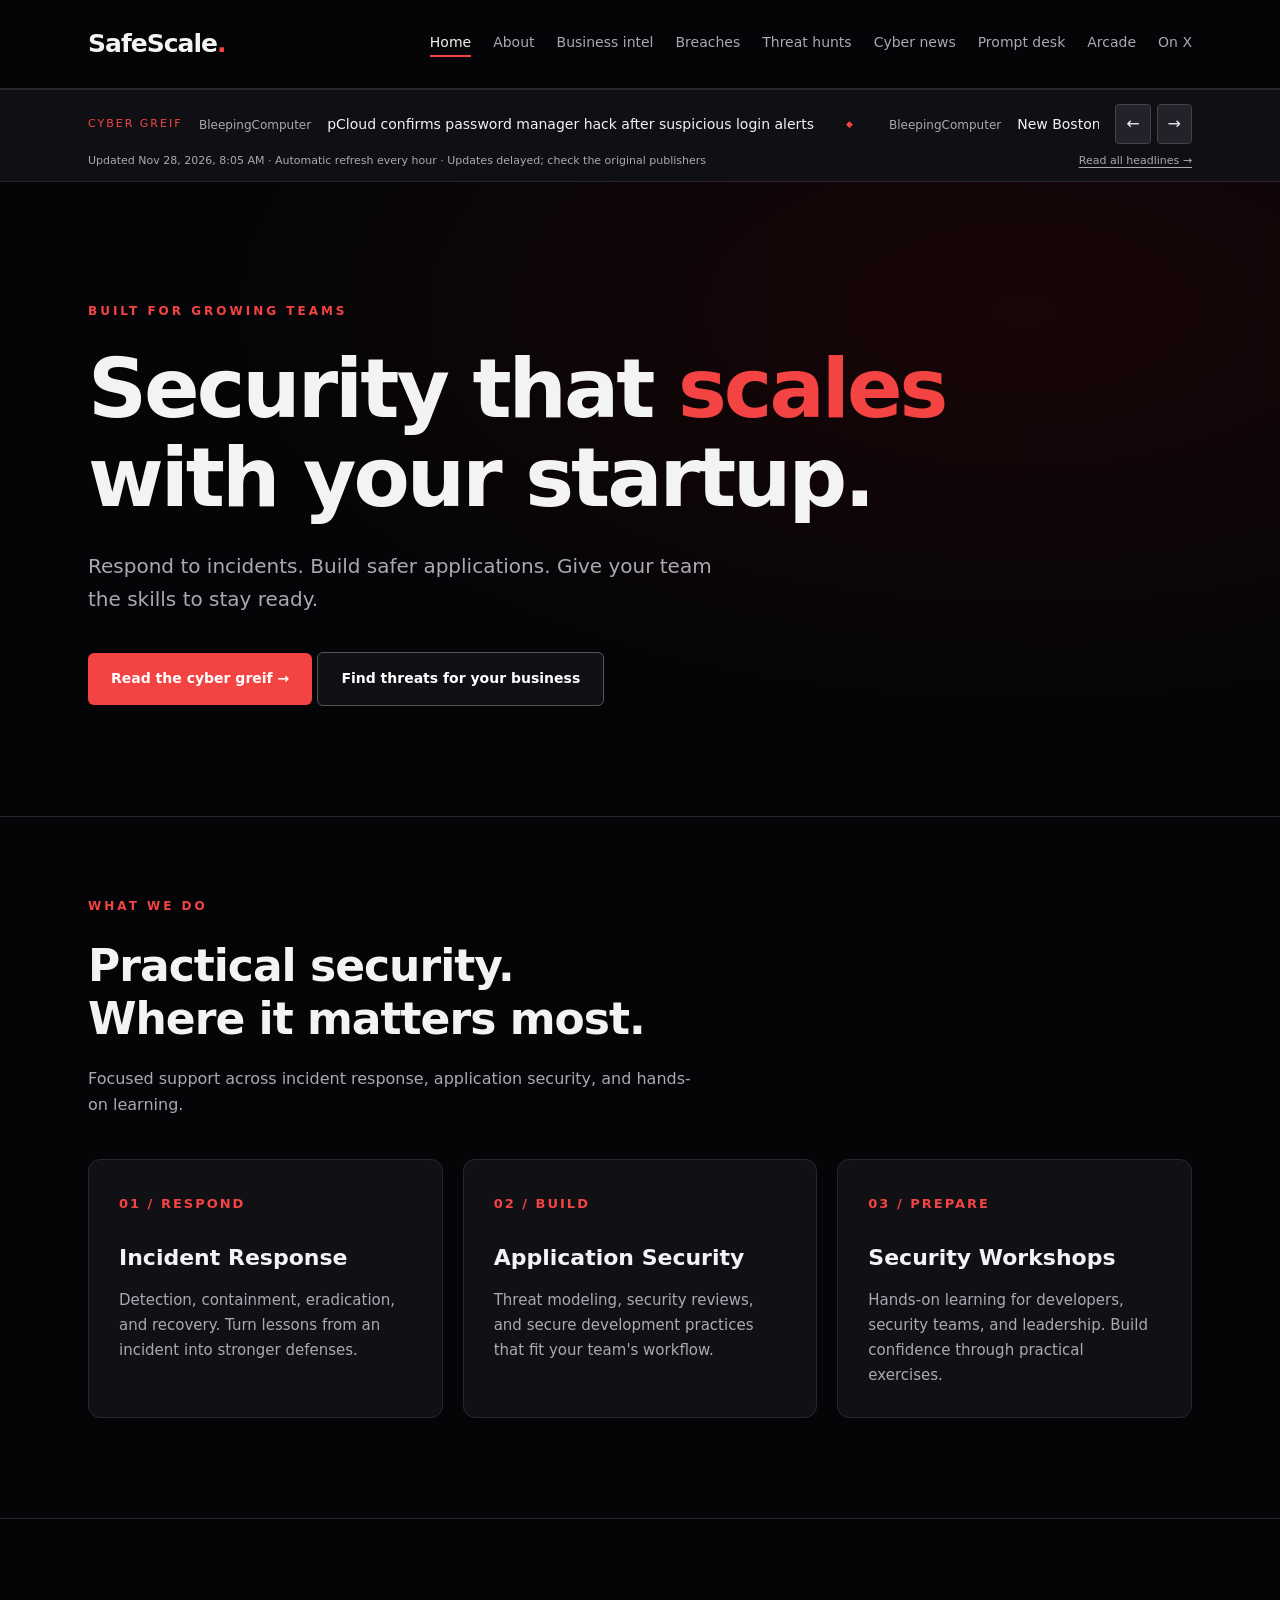
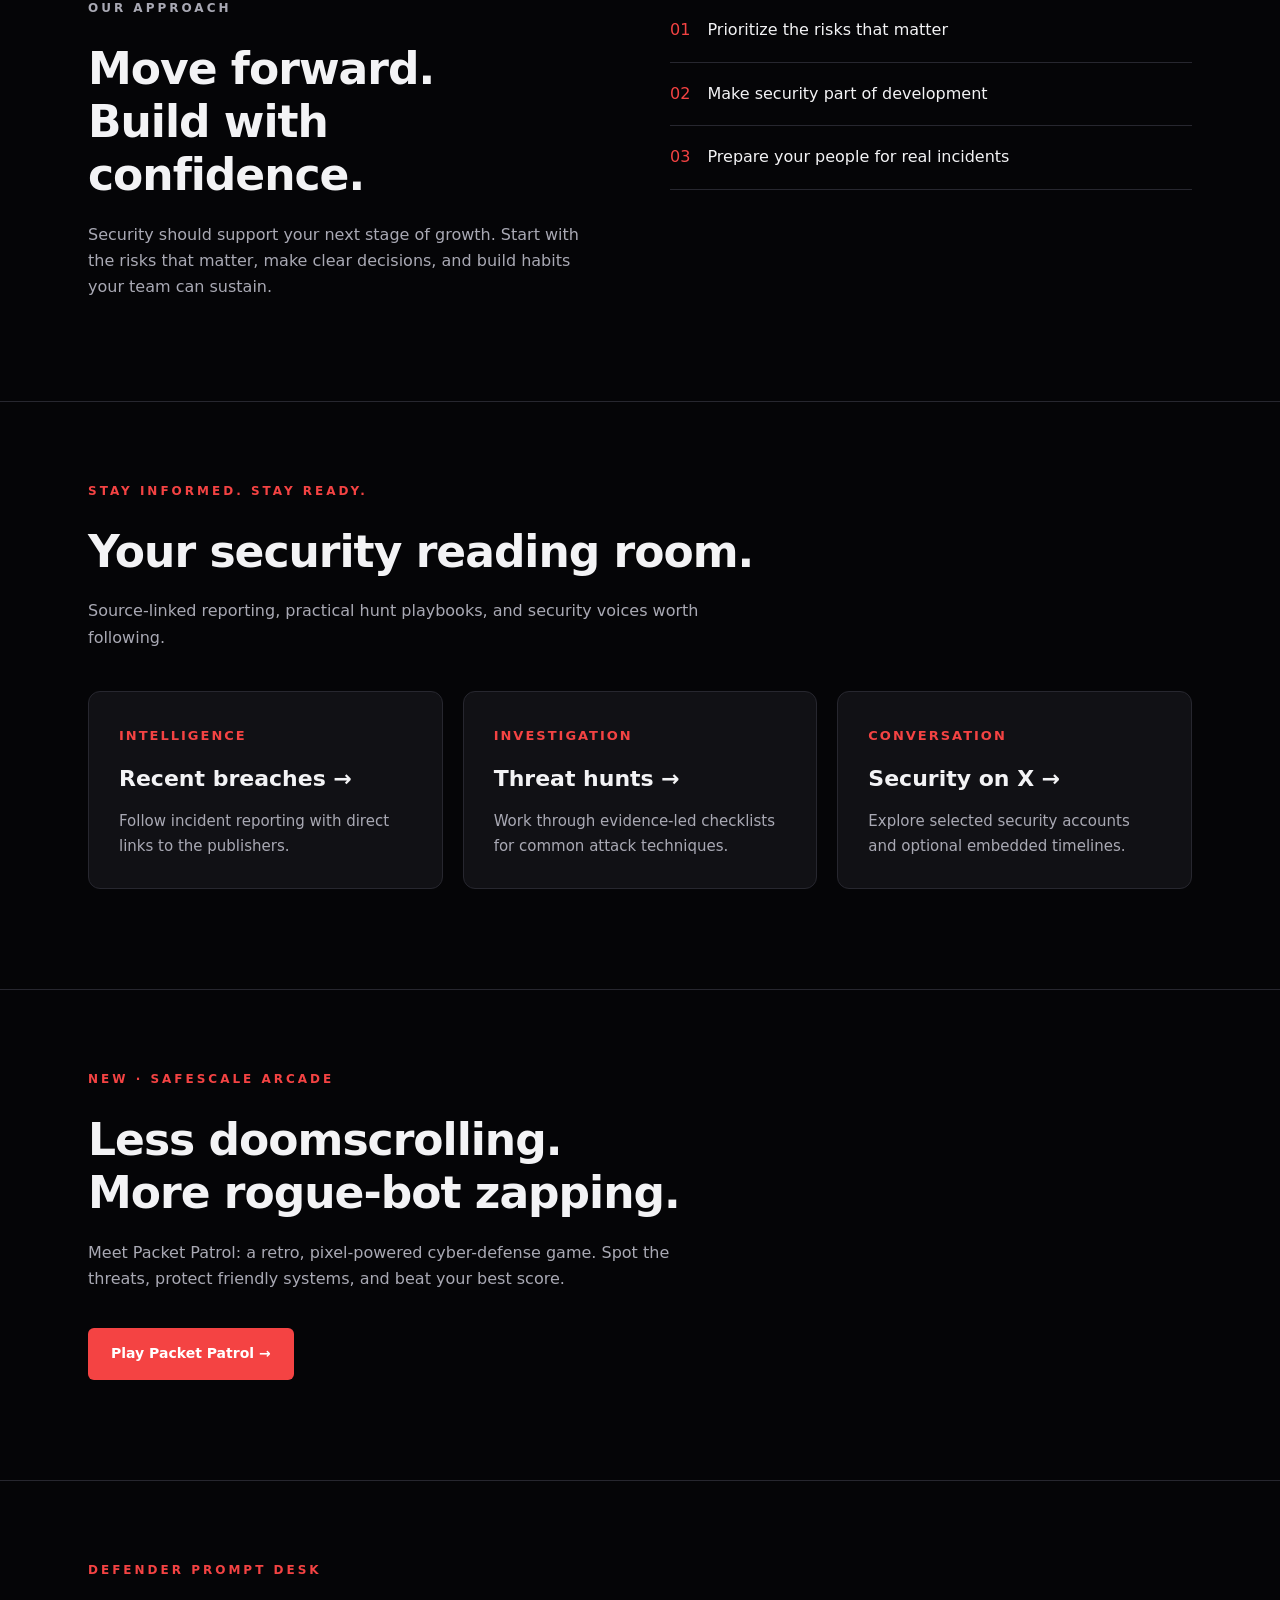
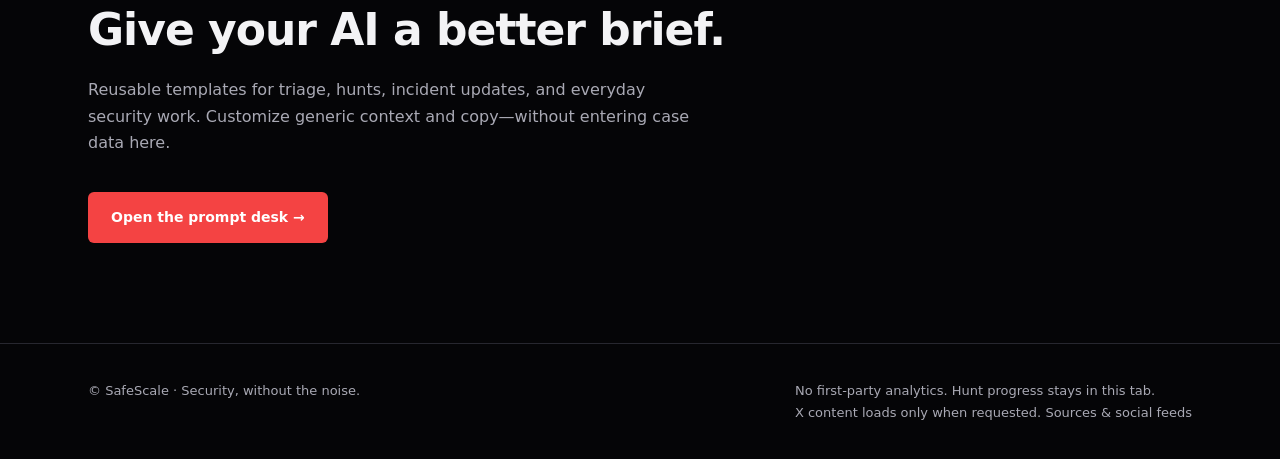
<file: docs/index.html>
<!DOCTYPE html>
<html lang="en"><head><meta charset="UTF-8"><meta name="viewport" content="width=device-width, initial-scale=1"><title>Security That Scales With Startups | SafeScale</title><meta name="description" content="Incident response, application security, threat hunting, and cyber news."><meta http-equiv="Content-Security-Policy" content="default-src 'none'; script-src 'self'; style-src 'self'; connect-src 'self'; img-src 'self' data:; frame-src 'none'; font-src 'self'; base-uri 'none'; form-action 'none'; object-src 'none'"><meta name="referrer" content="no-referrer"><link rel="stylesheet" href="assets/site.css?v=categories-sources-3"><script src="assets/site.js?v=hourly-4" defer></script></head><body data-page="home"><a class="skip" href="#main">Skip to content</a><header><nav class="container" aria-label="Main navigation"><a class="brand" href="./" aria-label="SafeScale home">SafeScale<span>.</span></a><div class="nav-links"><a href="index.html" aria-current="page">Home</a><a href="about.html">About</a><a href="intel.html">Business intel</a><a href="breaches.html">Breaches</a><a href="hunts.html">Threat hunts</a><a href="news.html">Cyber news</a><a href="prompts.html">Prompt desk</a><a href="arcade.html">Arcade</a><a href="social.html">On X</a></div></nav></header><main id="main"><aside class="ticker-wrap" aria-label="Cyber headlines"><div class="container ticker-row"><a class="ticker-label" href="news.html" aria-label="Cyber Greif: read all headlines">CYBER GREIF</a><div class="ticker-viewport" id="ticker-viewport"><a href="news.html">Explore the latest security headlines →</a></div><div class="ticker-controls"><button type="button" id="ticker-prev" aria-label="Previous headline">←</button><button type="button" id="ticker-next" aria-label="Next headline">→</button></div></div><div class="container ticker-meta"><span id="ticker-updated">Briefings refresh automatically every hour.</span><a href="news.html">Read all headlines →</a></div></aside>
<section class="hero"><div class="container"><p class="eyebrow">Built for growing teams</p><h1>Security that <span class="accent">scales</span><br>with your startup.</h1><p class="intro">Respond to incidents. Build safer applications. Give your team the skills to stay ready.</p><a class="button" href="news.html">Read the cyber greif &rarr;</a> <a class="button secondary" href="intel.html">Find threats for your business</a></div></section>
<section id="services" class="services"><div class="container"><p class="eyebrow">What we do</p><h2>Practical security.<br>Where it matters most.</h2><p class="section-intro">Focused support across incident response, application security, and hands-on learning.</p><div class="grid">
<article class="card"><span class="number">01 / RESPOND</span><h3>Incident Response</h3><p>Detection, containment, eradication, and recovery. Turn lessons from an incident into stronger defenses.</p></article>
<article class="card"><span class="number">02 / BUILD</span><h3>Application Security</h3><p>Threat modeling, security reviews, and secure development practices that fit your team's workflow.</p></article>
<article class="card"><span class="number">03 / PREPARE</span><h3>Security Workshops</h3><p>Hands-on learning for developers, security teams, and leadership. Build confidence through practical exercises.</p></article>
</div></div></section>
<section id="approach" class="approach"><div class="container approach-inner"><div><p class="eyebrow">Our approach</p><h2>Move forward.<br>Build with confidence.</h2><p>Security should support your next stage of growth. Start with the risks that matter, make clear decisions, and build habits your team can sustain.</p></div><ul class="principles"><li><span>01</span> Prioritize the risks that matter</li><li><span>02</span> Make security part of development</li><li><span>03</span> Prepare your people for real incidents</li></ul></div></section>
<section class="services"><div class="container"><p class="eyebrow">Stay informed. Stay ready.</p><h2>Your security reading room.</h2><p class="section-intro">Source-linked reporting, practical hunt playbooks, and security voices worth following.</p><div class="grid"><a class="card link-card" href="breaches.html"><span class="number">INTELLIGENCE</span><h3>Recent breaches →</h3><p>Follow incident reporting with direct links to the publishers.</p></a><a class="card link-card" href="hunts.html"><span class="number">INVESTIGATION</span><h3>Threat hunts →</h3><p>Work through evidence-led checklists for common attack techniques.</p></a><a class="card link-card" href="social.html"><span class="number">CONVERSATION</span><h3>Security on X →</h3><p>Explore selected security accounts and optional embedded timelines.</p></a></div></div></section><section class="services"><div class="container"><p class="eyebrow">New · SafeScale arcade</p><h2>Less doomscrolling.<br>More rogue-bot zapping.</h2><p class="section-intro">Meet Packet Patrol: a retro, pixel-powered cyber-defense game. Spot the threats, protect friendly systems, and beat your best score.</p><a class="button" href="arcade.html">Play Packet Patrol →</a></div></section><section class="services"><div class="container"><p class="eyebrow">Defender prompt desk</p><h2>Give your AI a better brief.</h2><p class="section-intro">Reusable templates for triage, hunts, incident updates, and everyday security work. Customize generic context and copy—without entering case data here.</p><a class="button" href="prompts.html">Open the prompt desk →</a></div></section></main><footer><div class="container footer-inner"><p>&copy; SafeScale · Security, without the noise.</p><p>No first-party analytics. Hunt progress stays in this tab.<br>X content loads only when requested. <a href="social.html">Sources &amp; social feeds</a></p></div></footer></body></html>
</file>
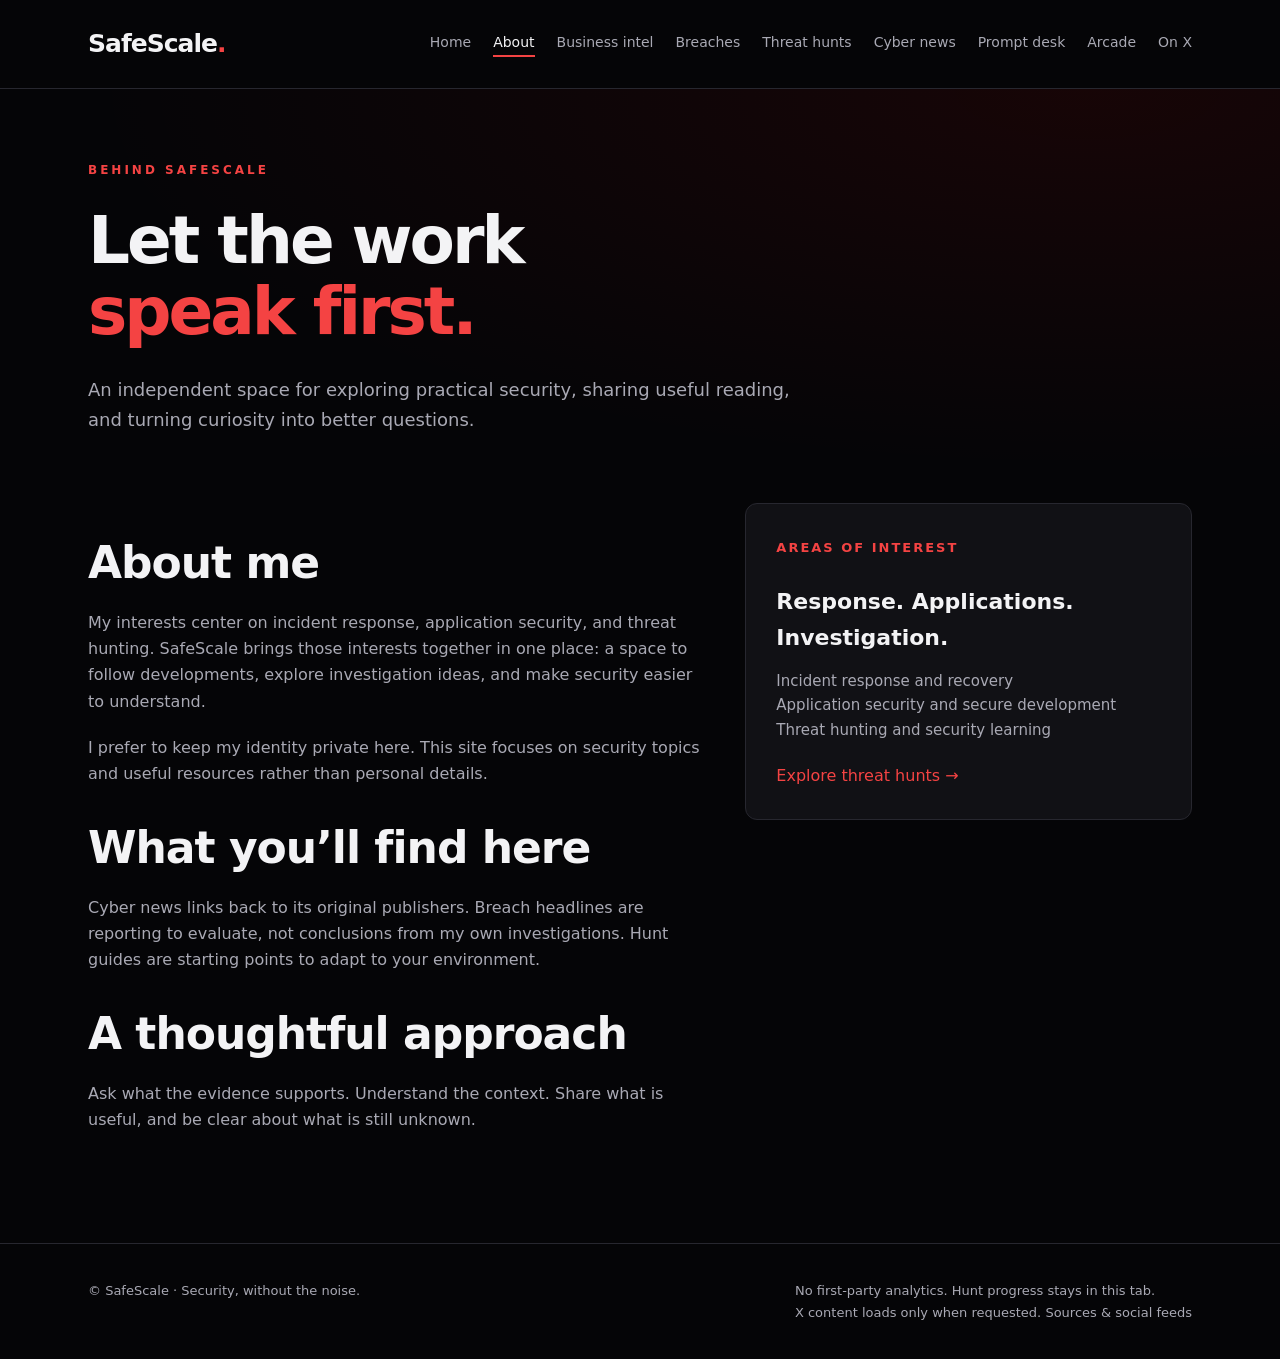
<file: docs/about.html>
<!DOCTYPE html>
<html lang="en"><head><meta charset="UTF-8"><meta name="viewport" content="width=device-width, initial-scale=1"><title>About | SafeScale</title><meta name="description" content="An anonymous introduction to the security interests behind SafeScale."><meta http-equiv="Content-Security-Policy" content="default-src 'none'; script-src 'self'; style-src 'self'; connect-src 'self'; img-src 'self' data:; frame-src 'none'; font-src 'self'; base-uri 'none'; form-action 'none'; object-src 'none'"><meta name="referrer" content="no-referrer"><link rel="stylesheet" href="assets/site.css?v=categories-sources-3"><script src="assets/site.js?v=hourly-4" defer></script></head><body data-page=""><a class="skip" href="#main">Skip to content</a><header><nav class="container" aria-label="Main navigation"><a class="brand" href="./" aria-label="SafeScale home">SafeScale<span>.</span></a><div class="nav-links"><a href="index.html">Home</a><a href="about.html" aria-current="page">About</a><a href="intel.html">Business intel</a><a href="breaches.html">Breaches</a><a href="hunts.html">Threat hunts</a><a href="news.html">Cyber news</a><a href="prompts.html">Prompt desk</a><a href="arcade.html">Arcade</a><a href="social.html">On X</a></div></nav></header><main id="main"><section class="page-hero"><div class="container"><p class="eyebrow">Behind SafeScale</p><h1>Let the work<br><span class="accent">speak first.</span></h1><p class="lede">An independent space for exploring practical security, sharing useful reading, and turning curiosity into better questions.</p></div></section><section class="container page-content about-grid"><div class="prose"><h2>About me</h2><p>My interests center on incident response, application security, and threat hunting. SafeScale brings those interests together in one place: a space to follow developments, explore investigation ideas, and make security easier to understand.</p><p>I prefer to keep my identity private here. This site focuses on security topics and useful resources rather than personal details.</p><h2>What you’ll find here</h2><p>Cyber news links back to its original publishers. Breach headlines are reporting to evaluate, not conclusions from my own investigations. Hunt guides are starting points to adapt to your environment.</p><h2>A thoughtful approach</h2><p>Ask what the evidence supports. Understand the context. Share what is useful, and be clear about what is still unknown.</p></div><aside><div class="card"><span class="number">AREAS OF INTEREST</span><h3>Response. Applications. Investigation.</h3><p>Incident response and recovery<br>Application security and secure development<br>Threat hunting and security learning</p><div class="content-links"><a href="hunts.html">Explore threat hunts →</a></div></div></aside></section></main><footer><div class="container footer-inner"><p>&copy; SafeScale · Security, without the noise.</p><p>No first-party analytics. Hunt progress stays in this tab.<br>X content loads only when requested. <a href="social.html">Sources &amp; social feeds</a></p></div></footer></body></html>
</file>
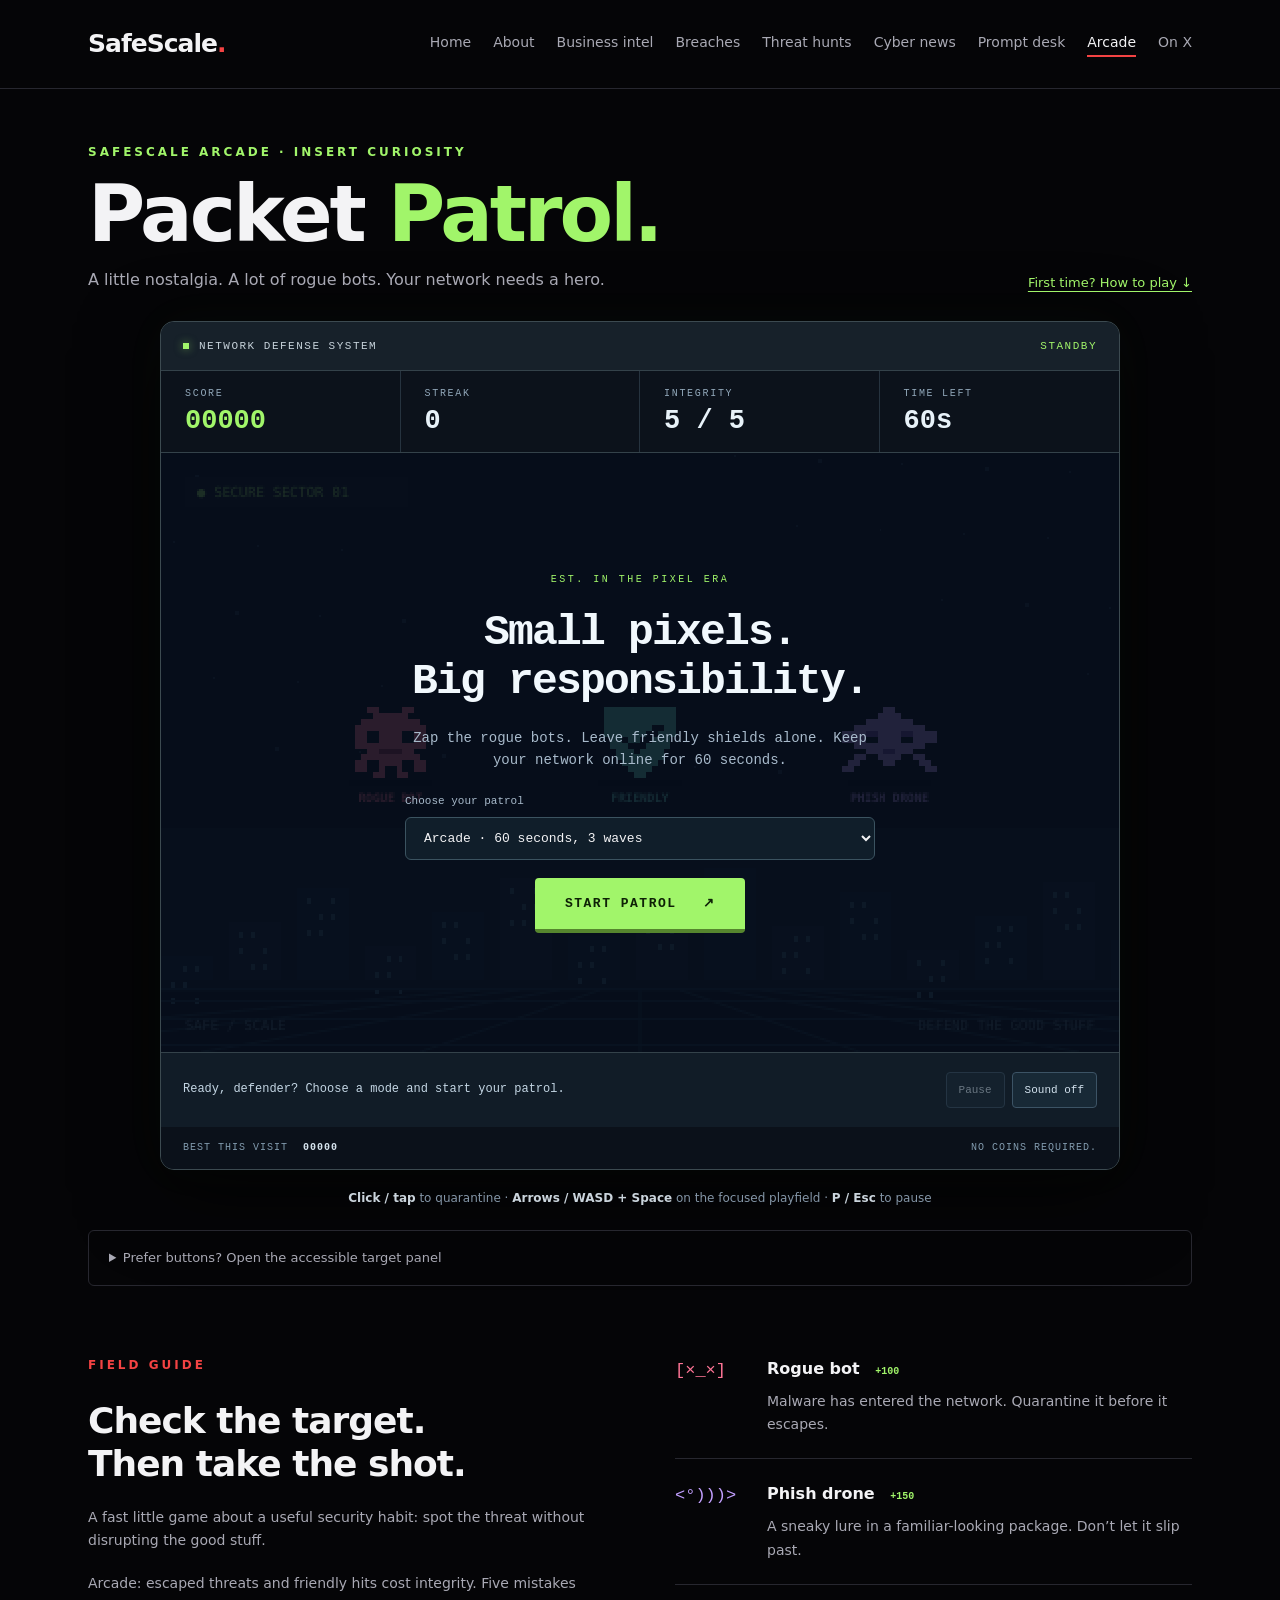
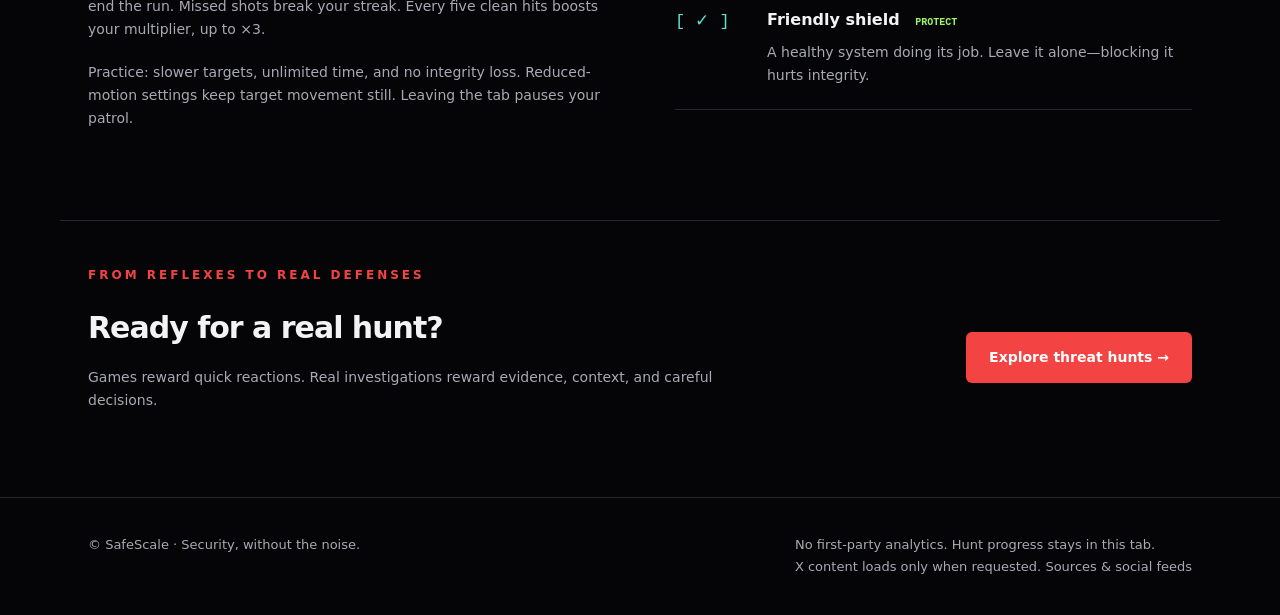
<file: docs/arcade.html>
<!DOCTYPE html>
<html lang="en"><head><meta charset="UTF-8"><meta name="viewport" content="width=device-width, initial-scale=1"><title>Packet Patrol · Cyber Arcade | SafeScale</title><meta name="description" content="A free retro cyber-defense arcade game. Zap rogue bots, spot phish drones, and protect friendly systems. Play with touch, mouse, or keyboard."><meta http-equiv="Content-Security-Policy" content="default-src 'none'; script-src 'self'; style-src 'self'; connect-src 'self'; img-src 'self' data:; frame-src 'none'; font-src 'self'; base-uri 'none'; form-action 'none'; object-src 'none'"><meta name="referrer" content="no-referrer"><link rel="stylesheet" href="assets/site.css?v=categories-sources-3"><script src="assets/site.js?v=hourly-4" defer></script><link rel="stylesheet" href="assets/arcade.css?v=1"><script src="assets/arcade.js?v=1" defer></script></head><body data-page="arcade"><a class="skip" href="#main">Skip to content</a><header><nav class="container" aria-label="Main navigation"><a class="brand" href="./" aria-label="SafeScale home">SafeScale<span>.</span></a><div class="nav-links"><a href="index.html">Home</a><a href="about.html">About</a><a href="intel.html">Business intel</a><a href="breaches.html">Breaches</a><a href="hunts.html">Threat hunts</a><a href="news.html">Cyber news</a><a href="prompts.html">Prompt desk</a><a href="arcade.html" aria-current="page">Arcade</a><a href="social.html">On X</a></div></nav></header><main id="main"><section class="arcade-intro container"><div><p class="eyebrow">SafeScale arcade · Insert curiosity</p><h1>Packet <span>Patrol.</span></h1><p>A little nostalgia. A lot of rogue bots. Your network needs a hero.</p></div><a href="#how-to-play" class="arcade-help-link">First time? How to play ↓</a></section>
<section class="container arcade-section" aria-label="Packet Patrol game">
<div class="arcade-cabinet">
<div class="arcade-marquee"><span><i class="power-light" aria-hidden="true"></i> NETWORK DEFENSE SYSTEM</span><span id="arcade-wave">STANDBY</span></div>
<div class="arcade-hud" aria-label="Game statistics"><div><span>SCORE</span><strong id="arcade-score">00000</strong></div><div><span>STREAK</span><strong id="arcade-streak">0</strong></div><div><span>INTEGRITY</span><strong id="arcade-health">5 / 5</strong></div><div><span id="arcade-clock-label">TIME LEFT</span><strong id="arcade-clock">60s</strong></div></div>
<div class="arcade-screen"><canvas id="arcade-canvas" width="480" height="300" tabindex="0" aria-label="Packet Patrol playfield. Click or tap rogue bots and phish drones. Avoid friendly shields. Arrow keys or WASD move the reticle; Space fires; P pauses." aria-describedby="arcade-controls"><p>Your browser needs canvas support to play. The rules and cyber tips are available below.</p></canvas>
<div id="arcade-overlay" class="arcade-overlay"><div class="arcade-overlay-card"><p id="arcade-overlay-eyebrow">EST. IN THE PIXEL ERA</p><h2 id="arcade-overlay-title">Small pixels.<br>Big responsibility.</h2><p id="arcade-overlay-copy">Zap the rogue bots. Leave friendly shields alone. Keep your network online for 60 seconds.</p><div id="arcade-setup"><label for="arcade-mode">Choose your patrol</label><select id="arcade-mode"><option value="arcade">Arcade · 60 seconds, 3 waves</option><option value="practice">Practice · no timer, no damage</option></select></div><button type="button" id="arcade-start" class="arcade-start">START PATROL <span aria-hidden="true">↗</span></button><button type="button" id="arcade-resume" class="arcade-start" hidden>RESUME PATROL</button><p id="arcade-result" class="arcade-result" hidden></p><p id="arcade-lesson" class="arcade-lesson" hidden></p></div></div></div>
<div class="arcade-console"><p id="arcade-feedback" role="status" aria-live="polite">Ready, defender? Choose a mode and start your patrol.</p><div class="arcade-tools"><button type="button" id="arcade-pause" disabled>Pause</button><button type="button" id="arcade-sound" aria-pressed="false">Sound off</button><button type="button" id="arcade-finish" hidden>End practice</button></div></div>
<div class="arcade-cabinet-foot"><span>BEST THIS VISIT <strong id="arcade-best">00000</strong></span><span>NO COINS REQUIRED.</span></div>
</div>
<p id="arcade-controls" class="arcade-controls"><strong>Click / tap</strong> to quarantine · <strong>Arrows / WASD + Space</strong> on the focused playfield · <strong>P / Esc</strong> to pause</p>
<details class="arcade-target-panel"><summary>Prefer buttons? Open the accessible target panel</summary><p>Choose rogue bots and phish drones. Leave friendly shields alone. This plays the same round using regular buttons.</p><div id="arcade-targets" class="arcade-targets"><p>Targets appear when your patrol starts.</p></div></details>
</section>
<section class="container arcade-rules" id="how-to-play"><div><p class="eyebrow">Field guide</p><h2>Check the target.<br>Then take the shot.</h2><p class="subtle">A fast little game about a useful security habit: spot the threat without disrupting the good stuff.</p><p class="subtle">Arcade: escaped threats and friendly hits cost integrity. Five mistakes end the run. Missed shots break your streak. Every five clean hits boosts your multiplier, up to ×3.</p><p class="subtle">Practice: slower targets, unlimited time, and no integrity loss. Reduced-motion settings keep target movement still. Leaving the tab pauses your patrol.</p></div><div class="arcade-legend"><article><span class="arcade-icon bad" aria-hidden="true">[×_×]</span><div><h3>Rogue bot <span>+100</span></h3><p>Malware has entered the network. Quarantine it before it escapes.</p></div></article><article><span class="arcade-icon phish" aria-hidden="true">&lt;°)))&gt;</span><div><h3>Phish drone <span>+150</span></h3><p>A sneaky lure in a familiar-looking package. Don’t let it slip past.</p></div></article><article><span class="arcade-icon friendly" aria-hidden="true">[ ✓ ]</span><div><h3>Friendly shield <span>PROTECT</span></h3><p>A healthy system doing its job. Leave it alone—blocking it hurts integrity.</p></div></article></div></section>
<section class="container arcade-after"><div><p class="eyebrow">From reflexes to real defenses</p><h2>Ready for a real hunt?</h2><p>Games reward quick reactions. Real investigations reward evidence, context, and careful decisions.</p></div><a class="button" href="hunts.html">Explore threat hunts →</a></section></main><footer><div class="container footer-inner"><p>&copy; SafeScale · Security, without the noise.</p><p>No first-party analytics. Hunt progress stays in this tab.<br>X content loads only when requested. <a href="social.html">Sources &amp; social feeds</a></p></div></footer></body></html>
</file>
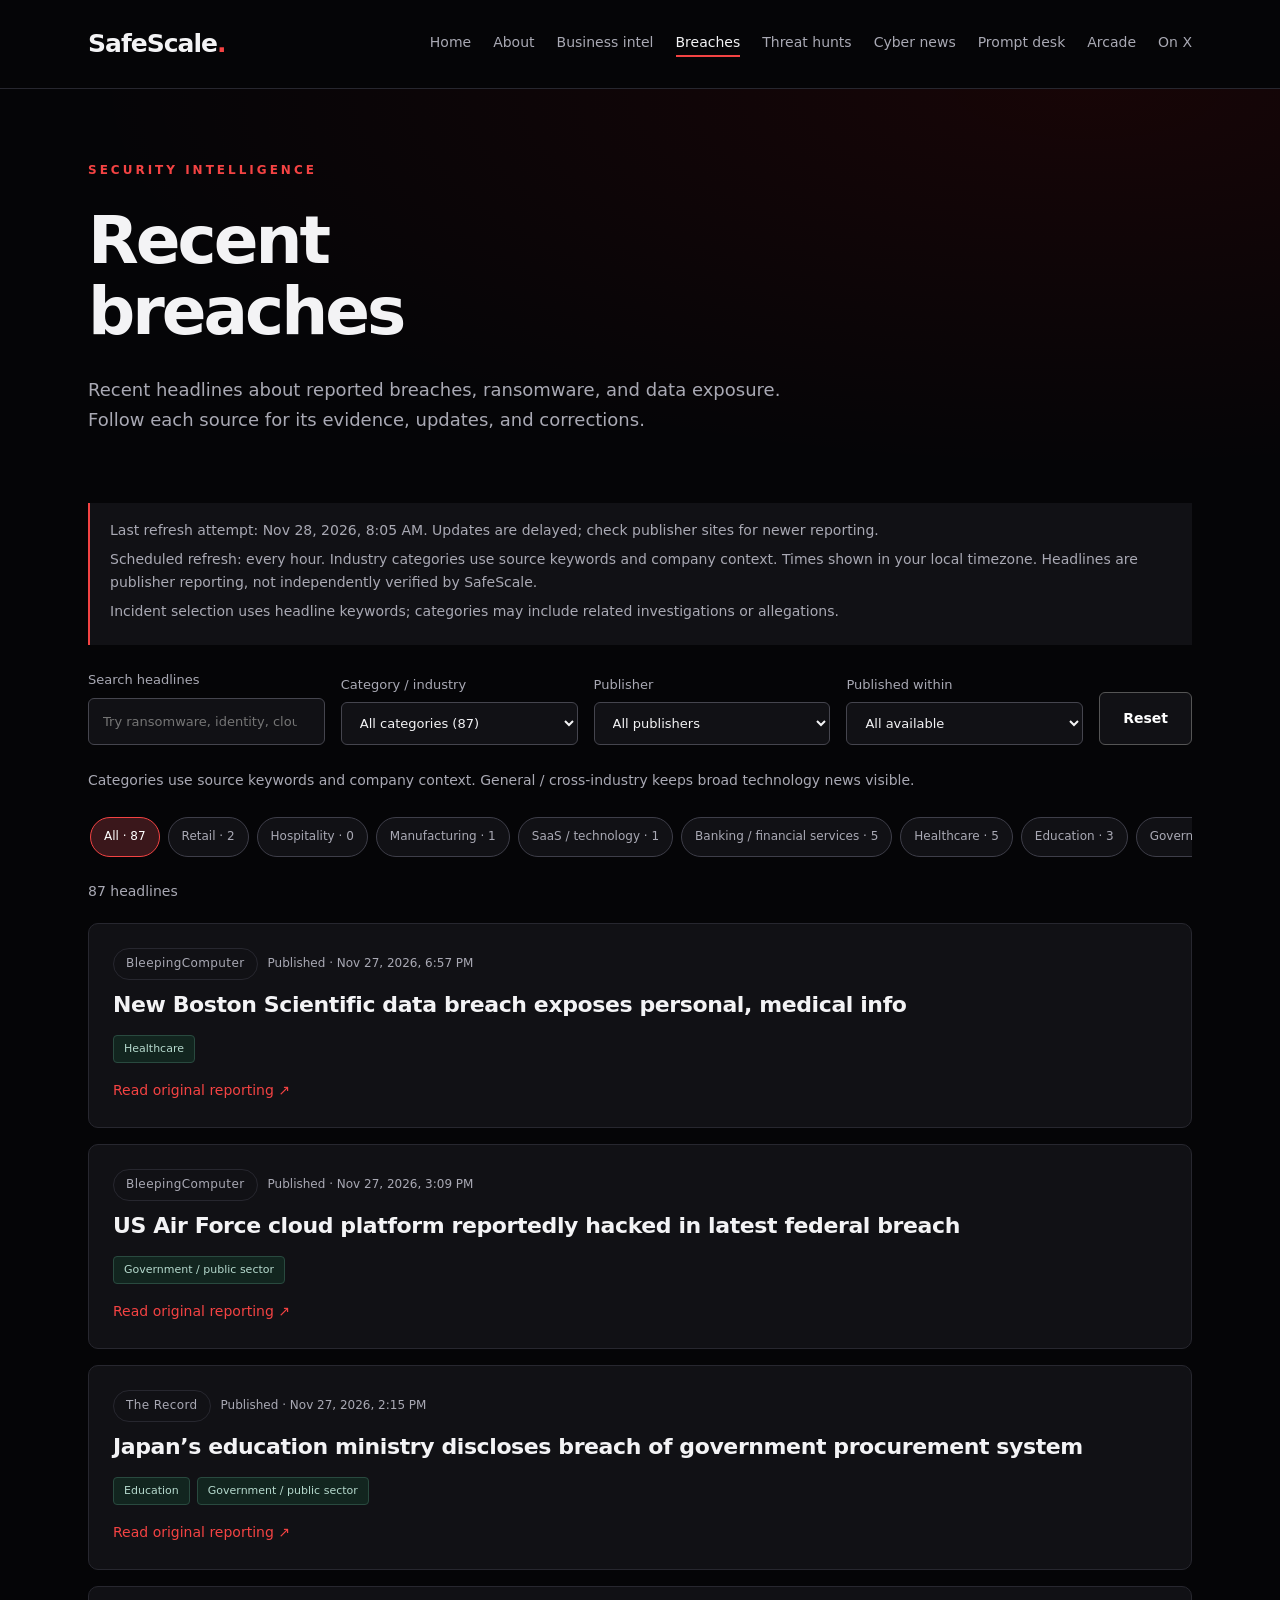
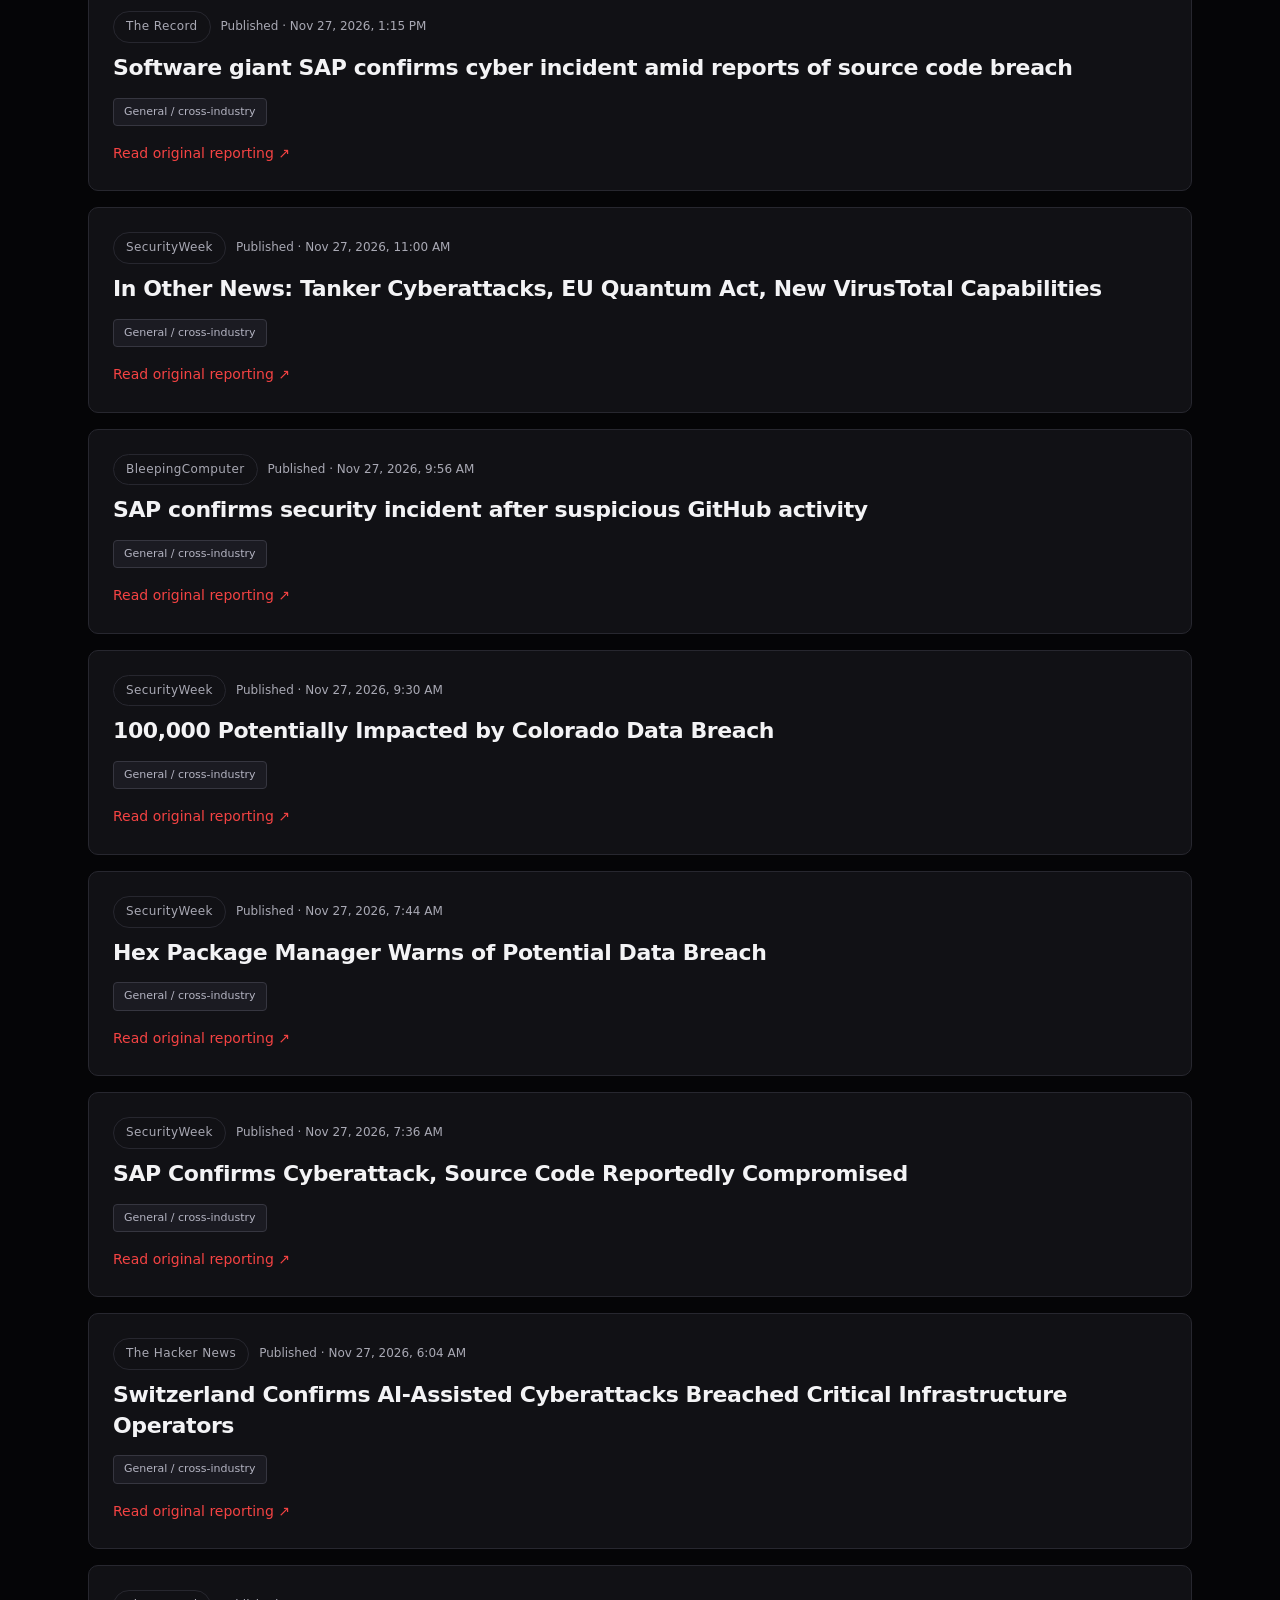
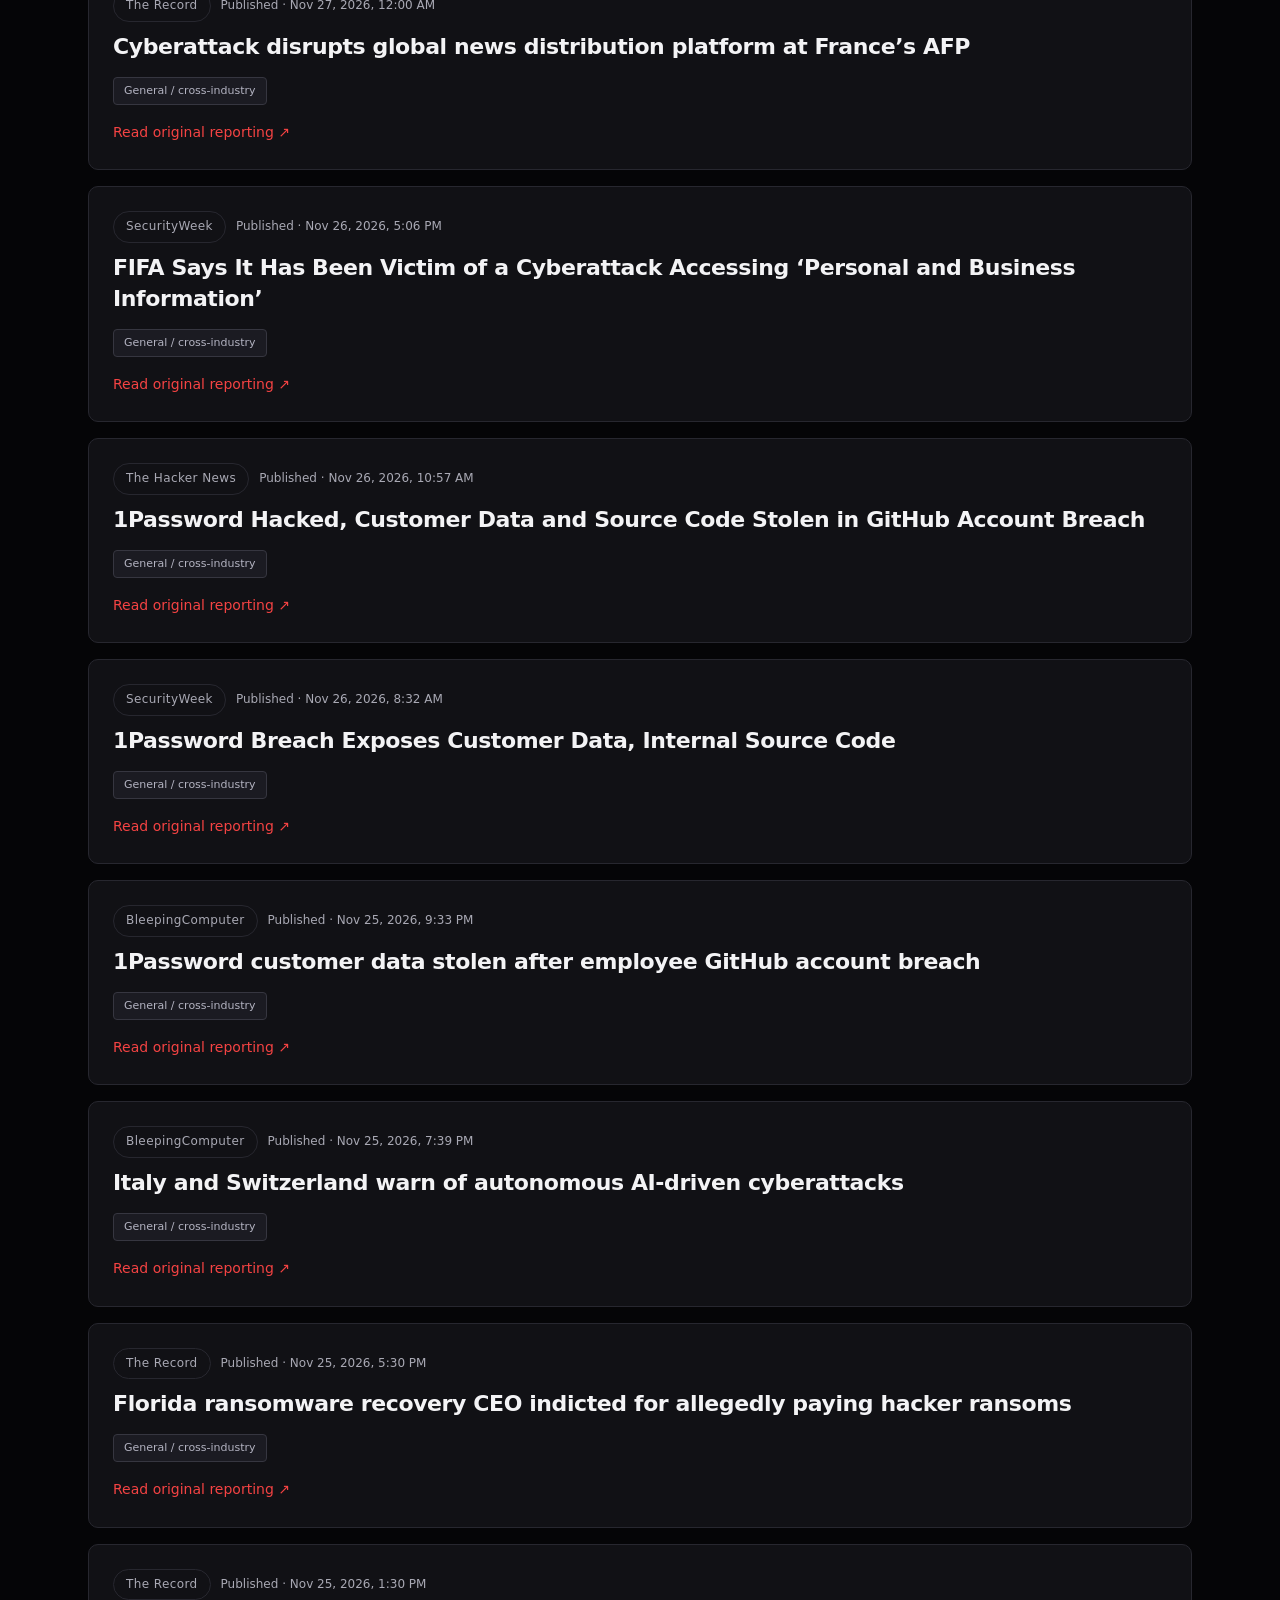
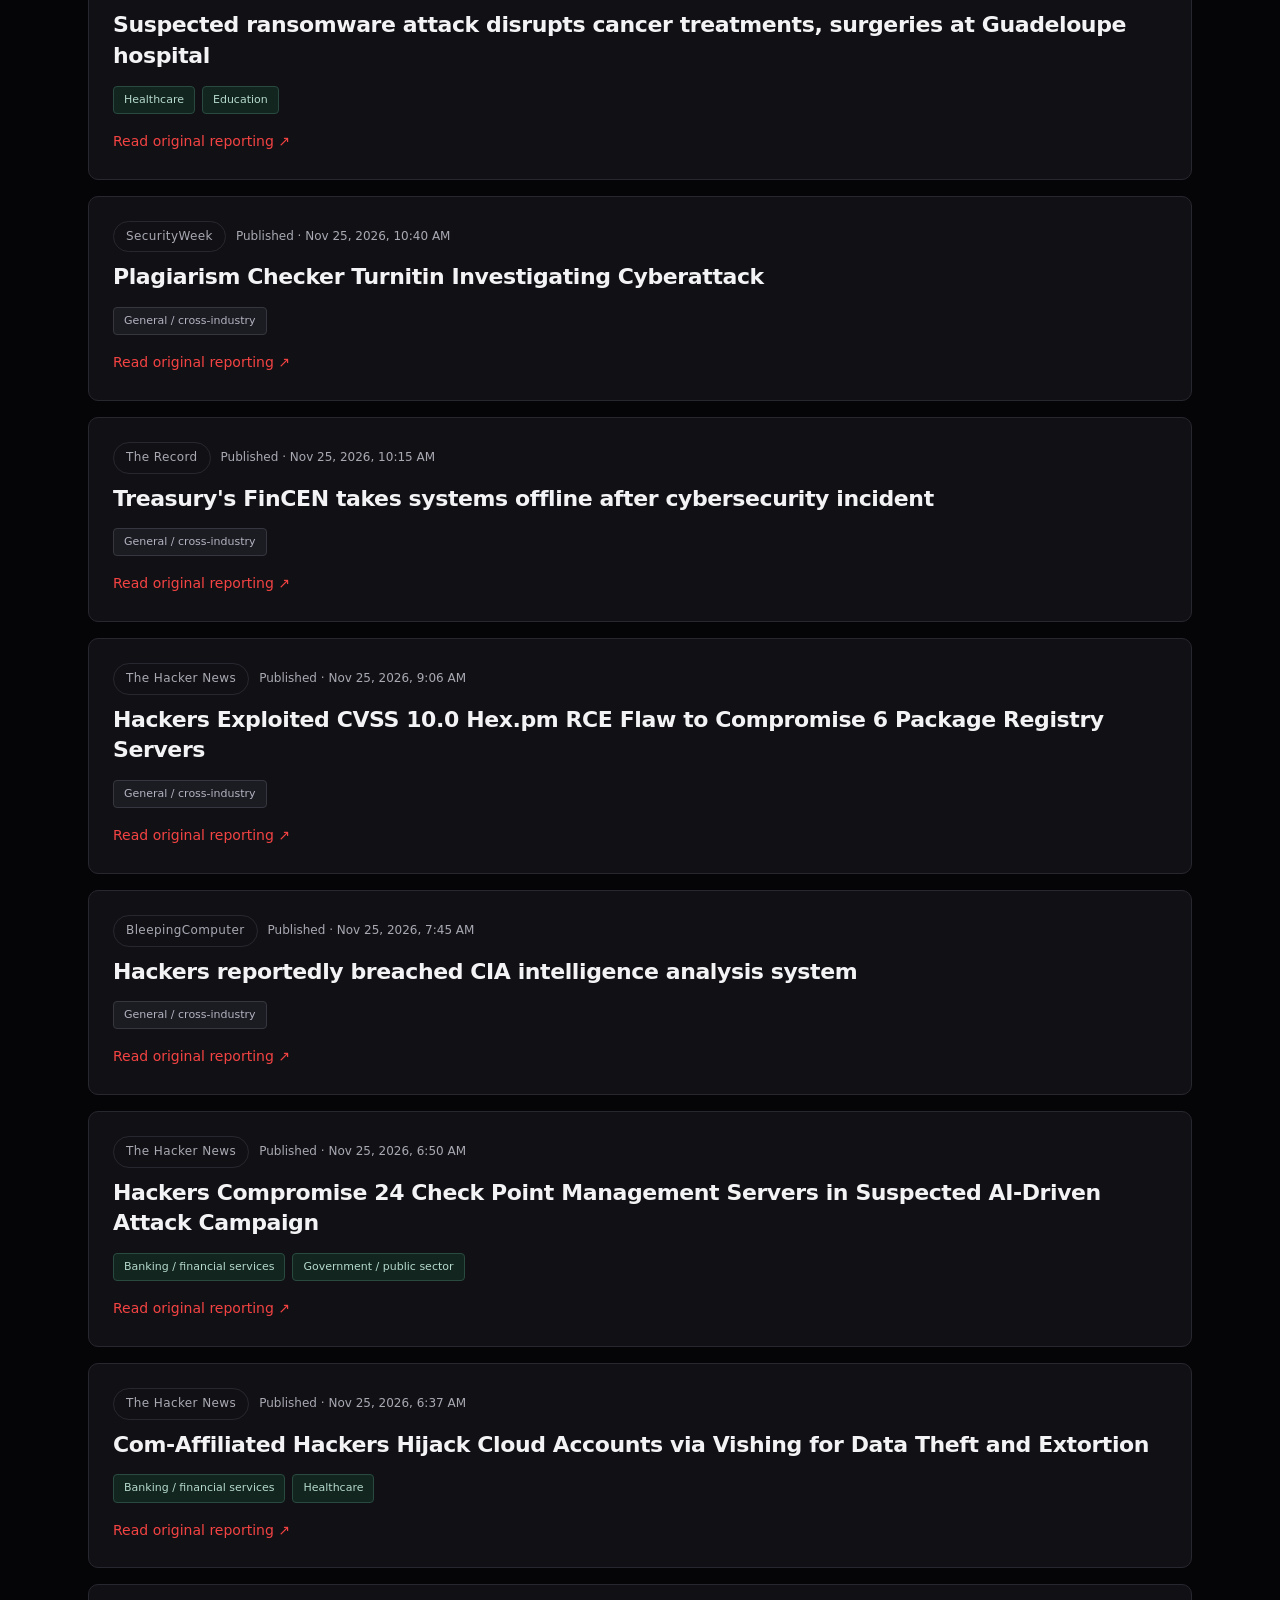
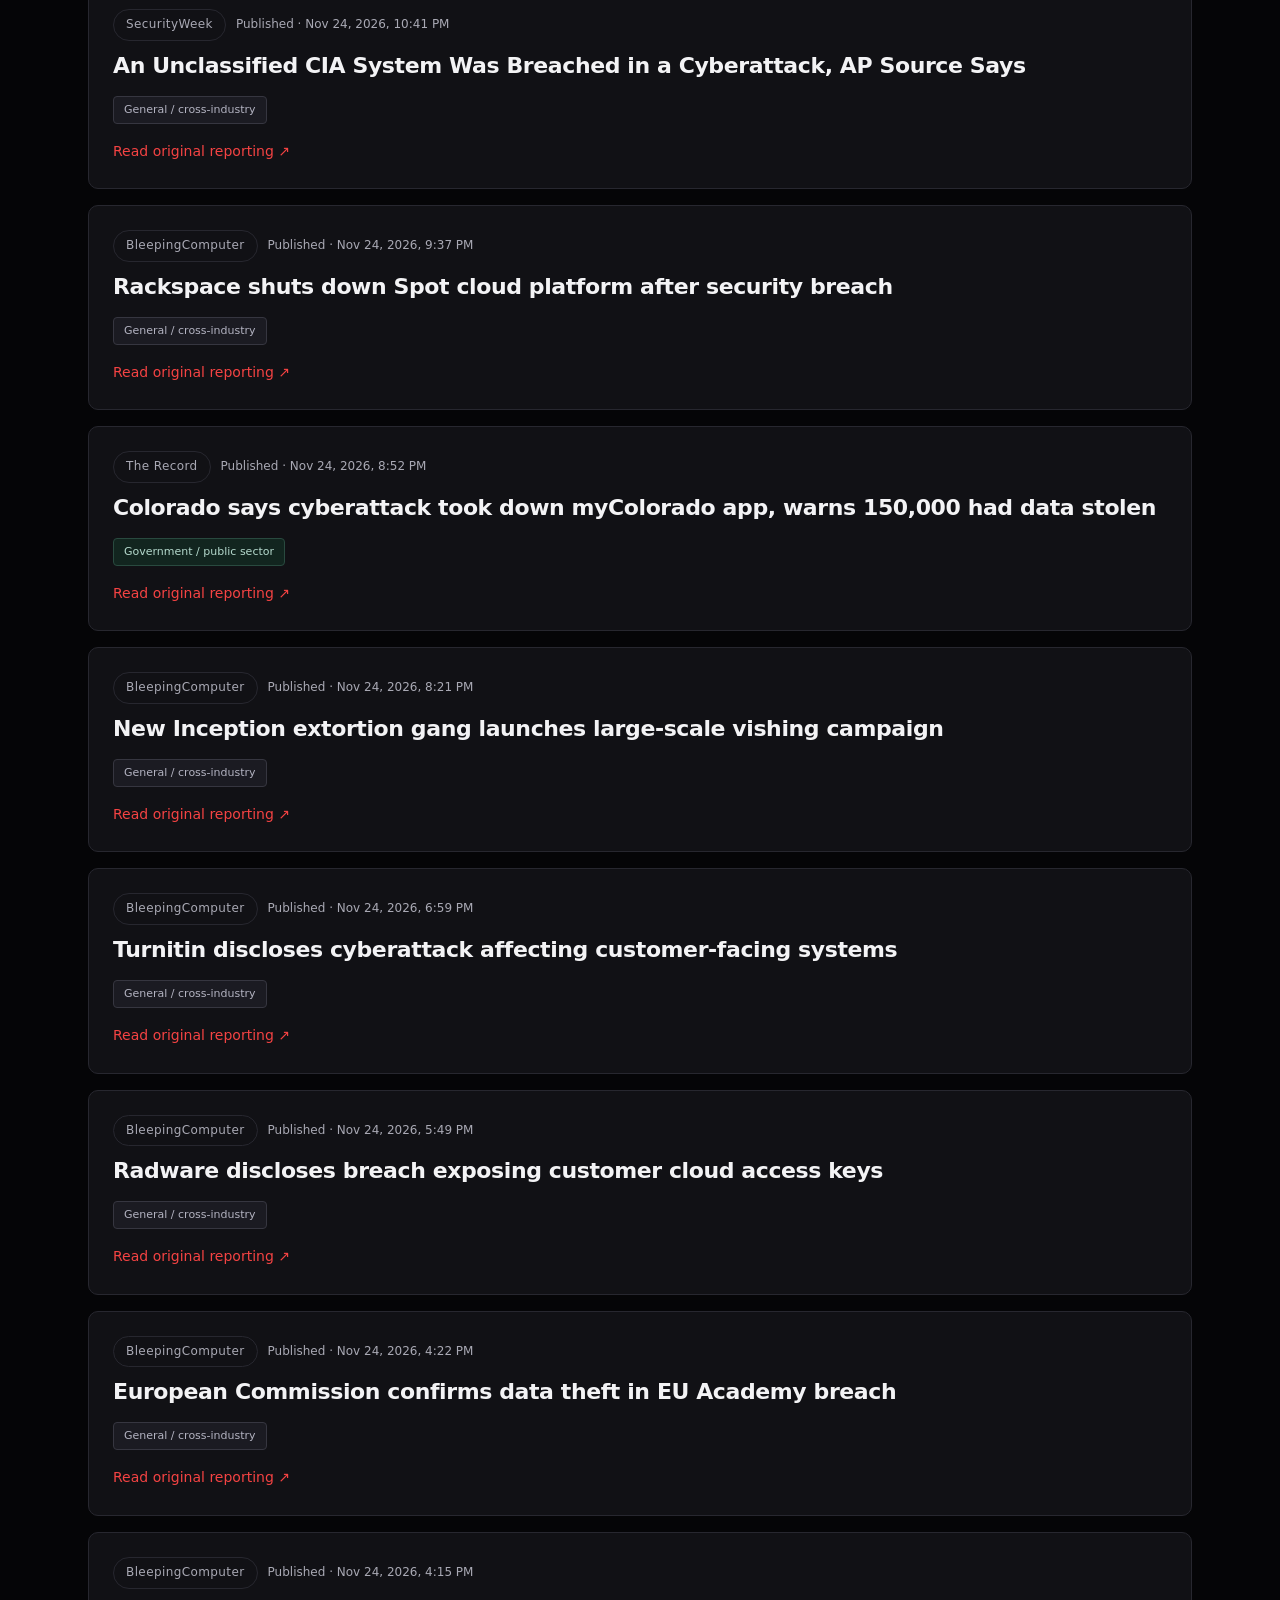
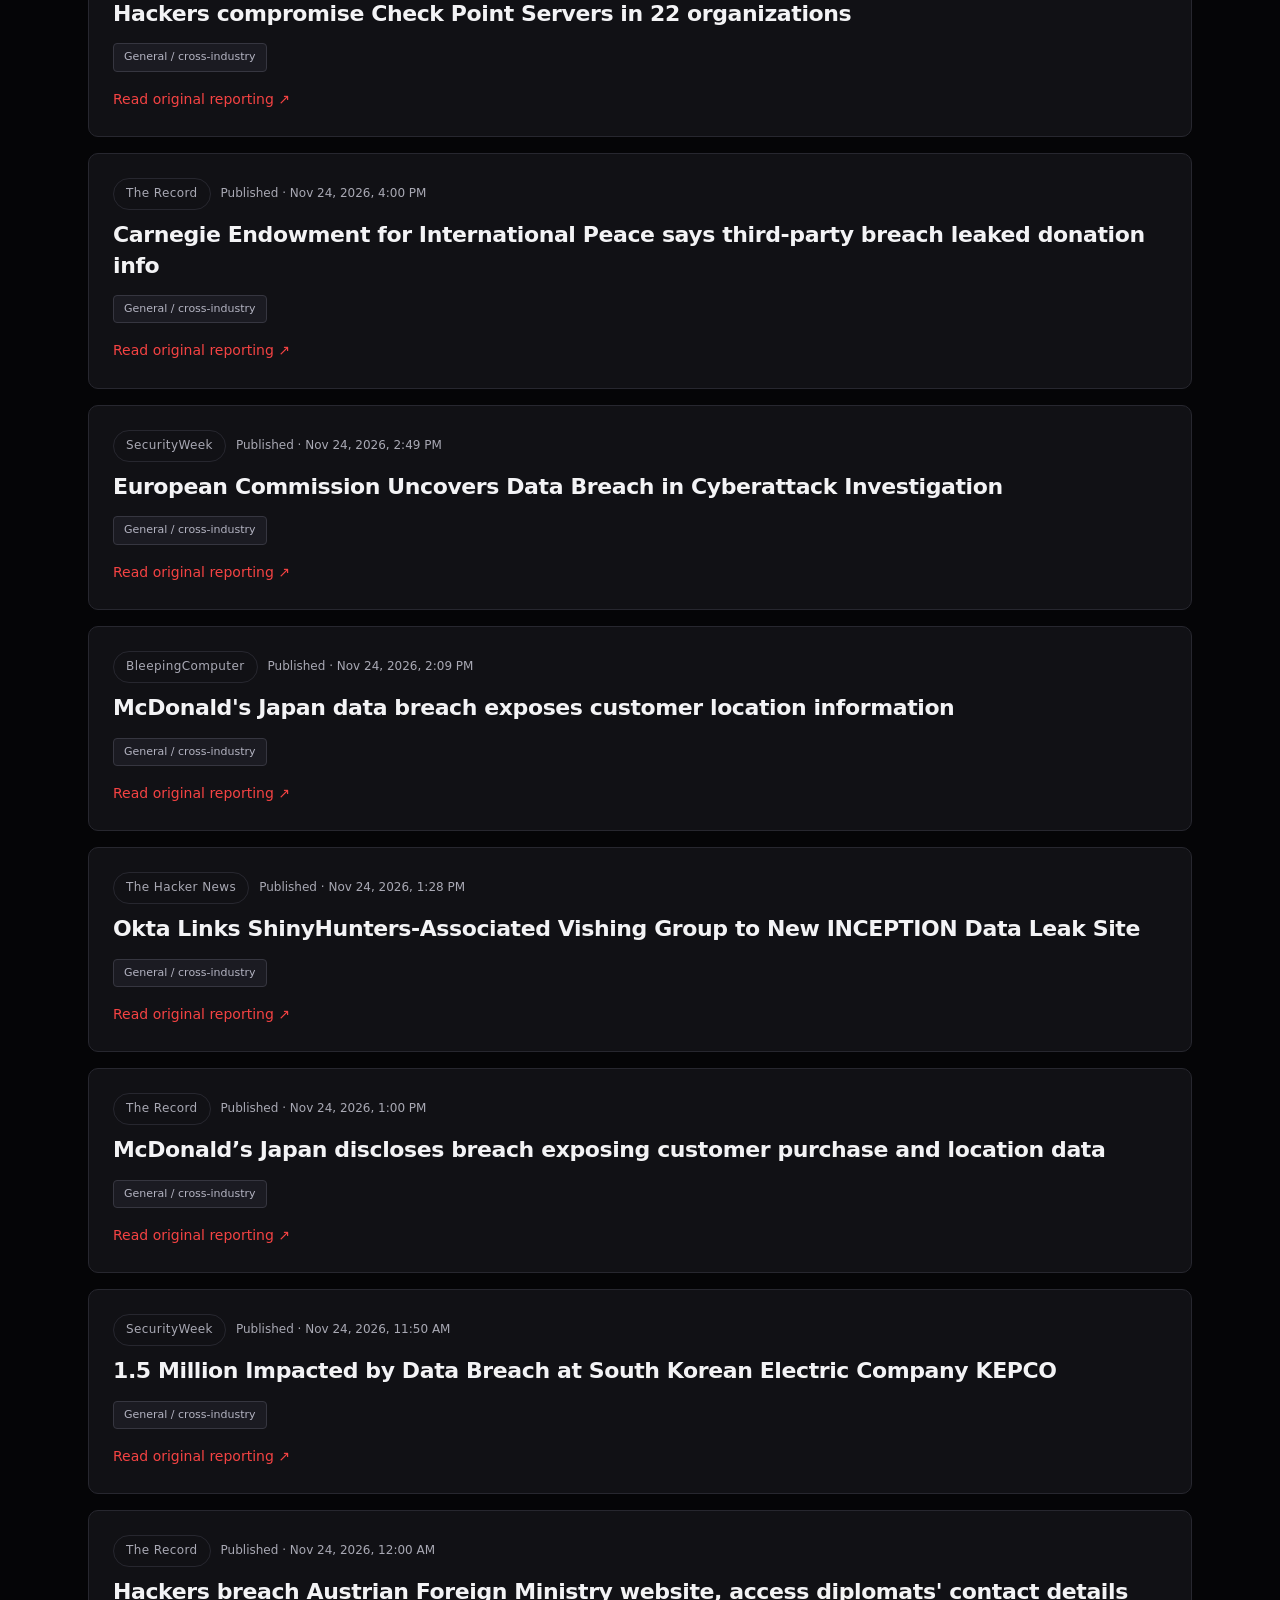
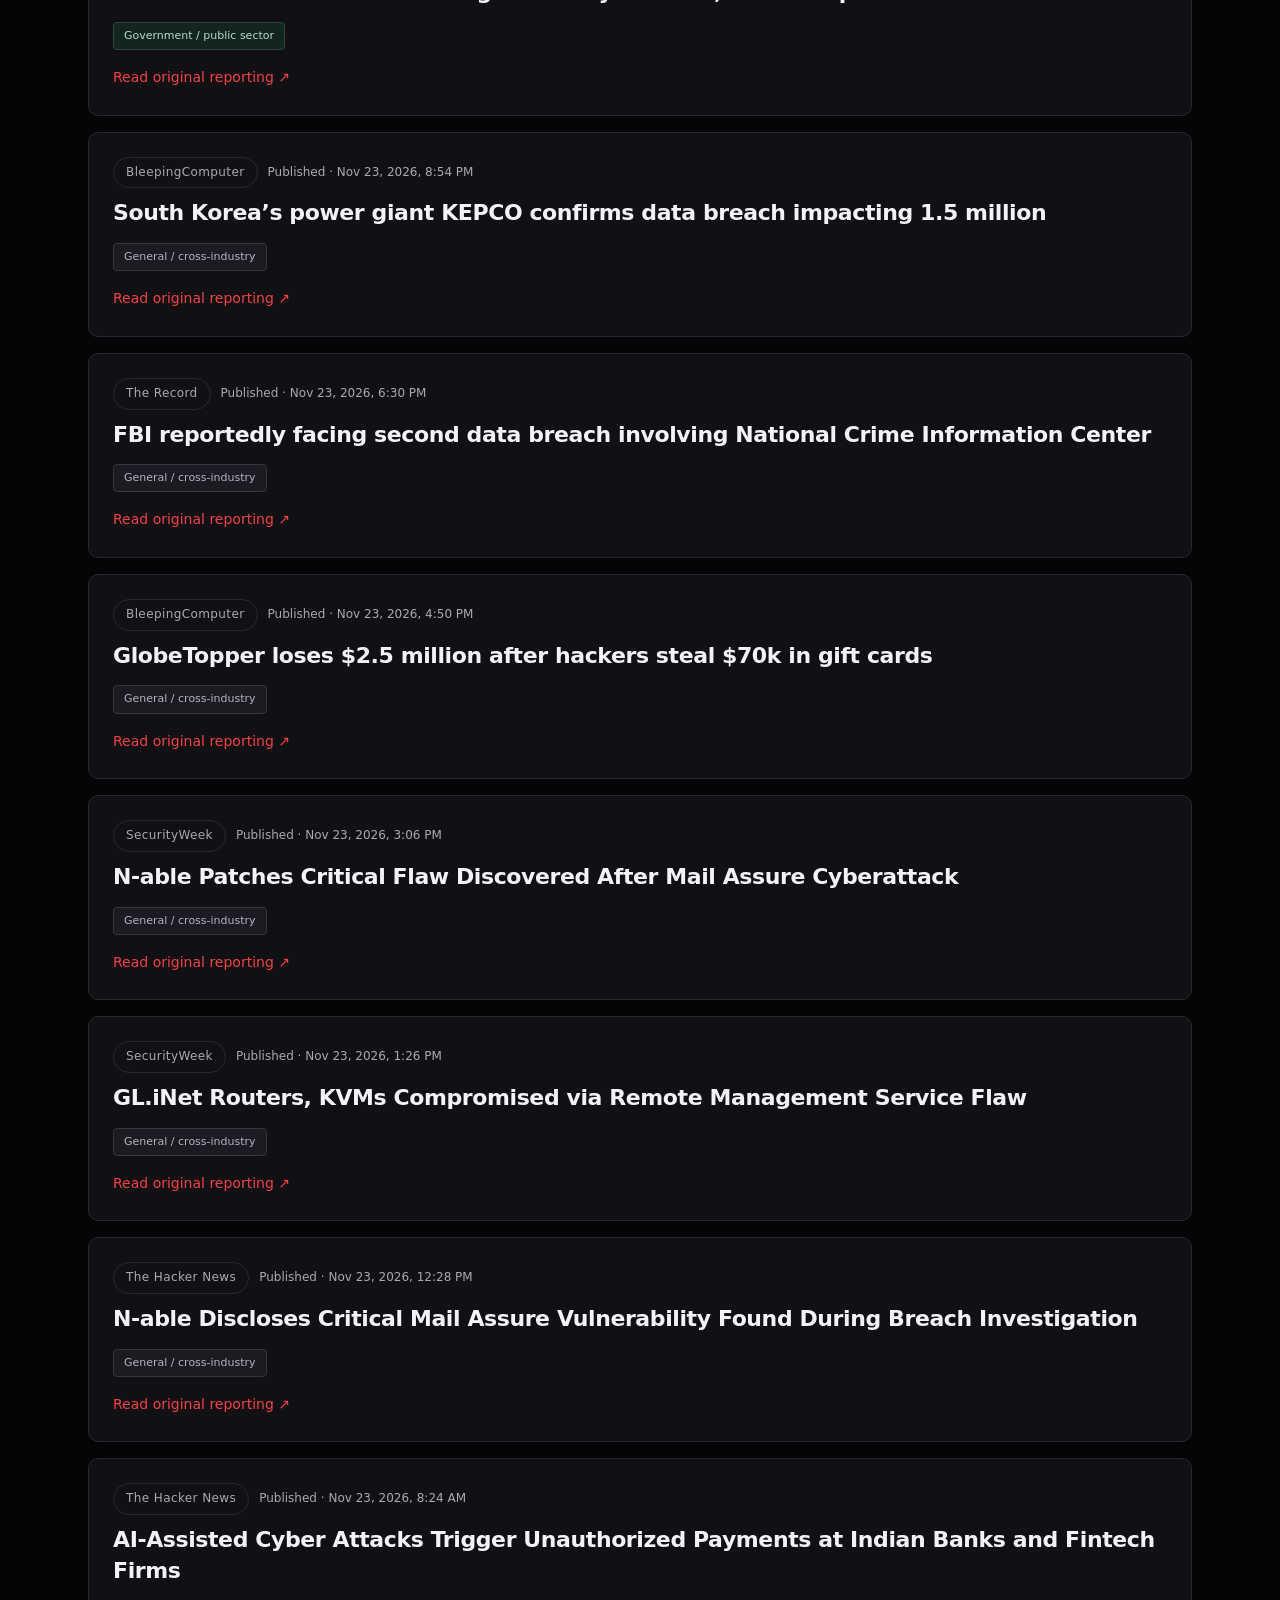
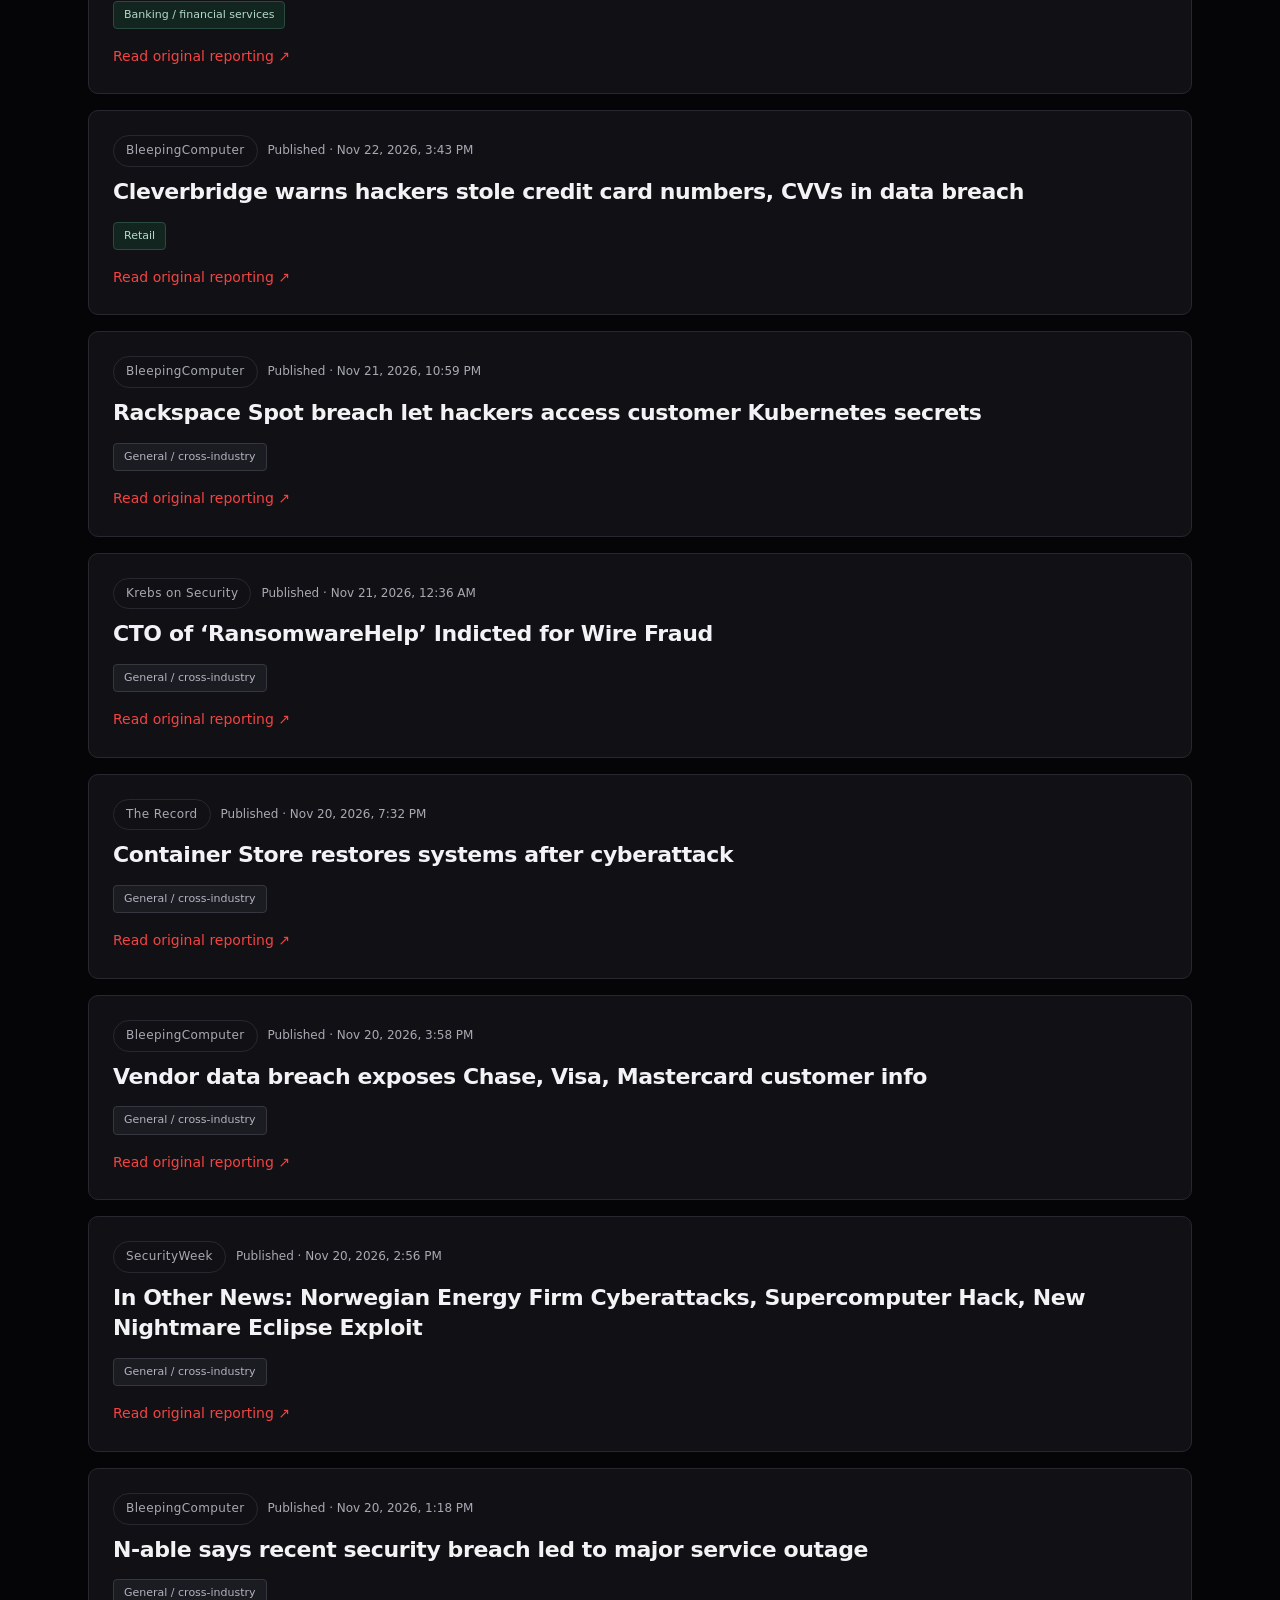
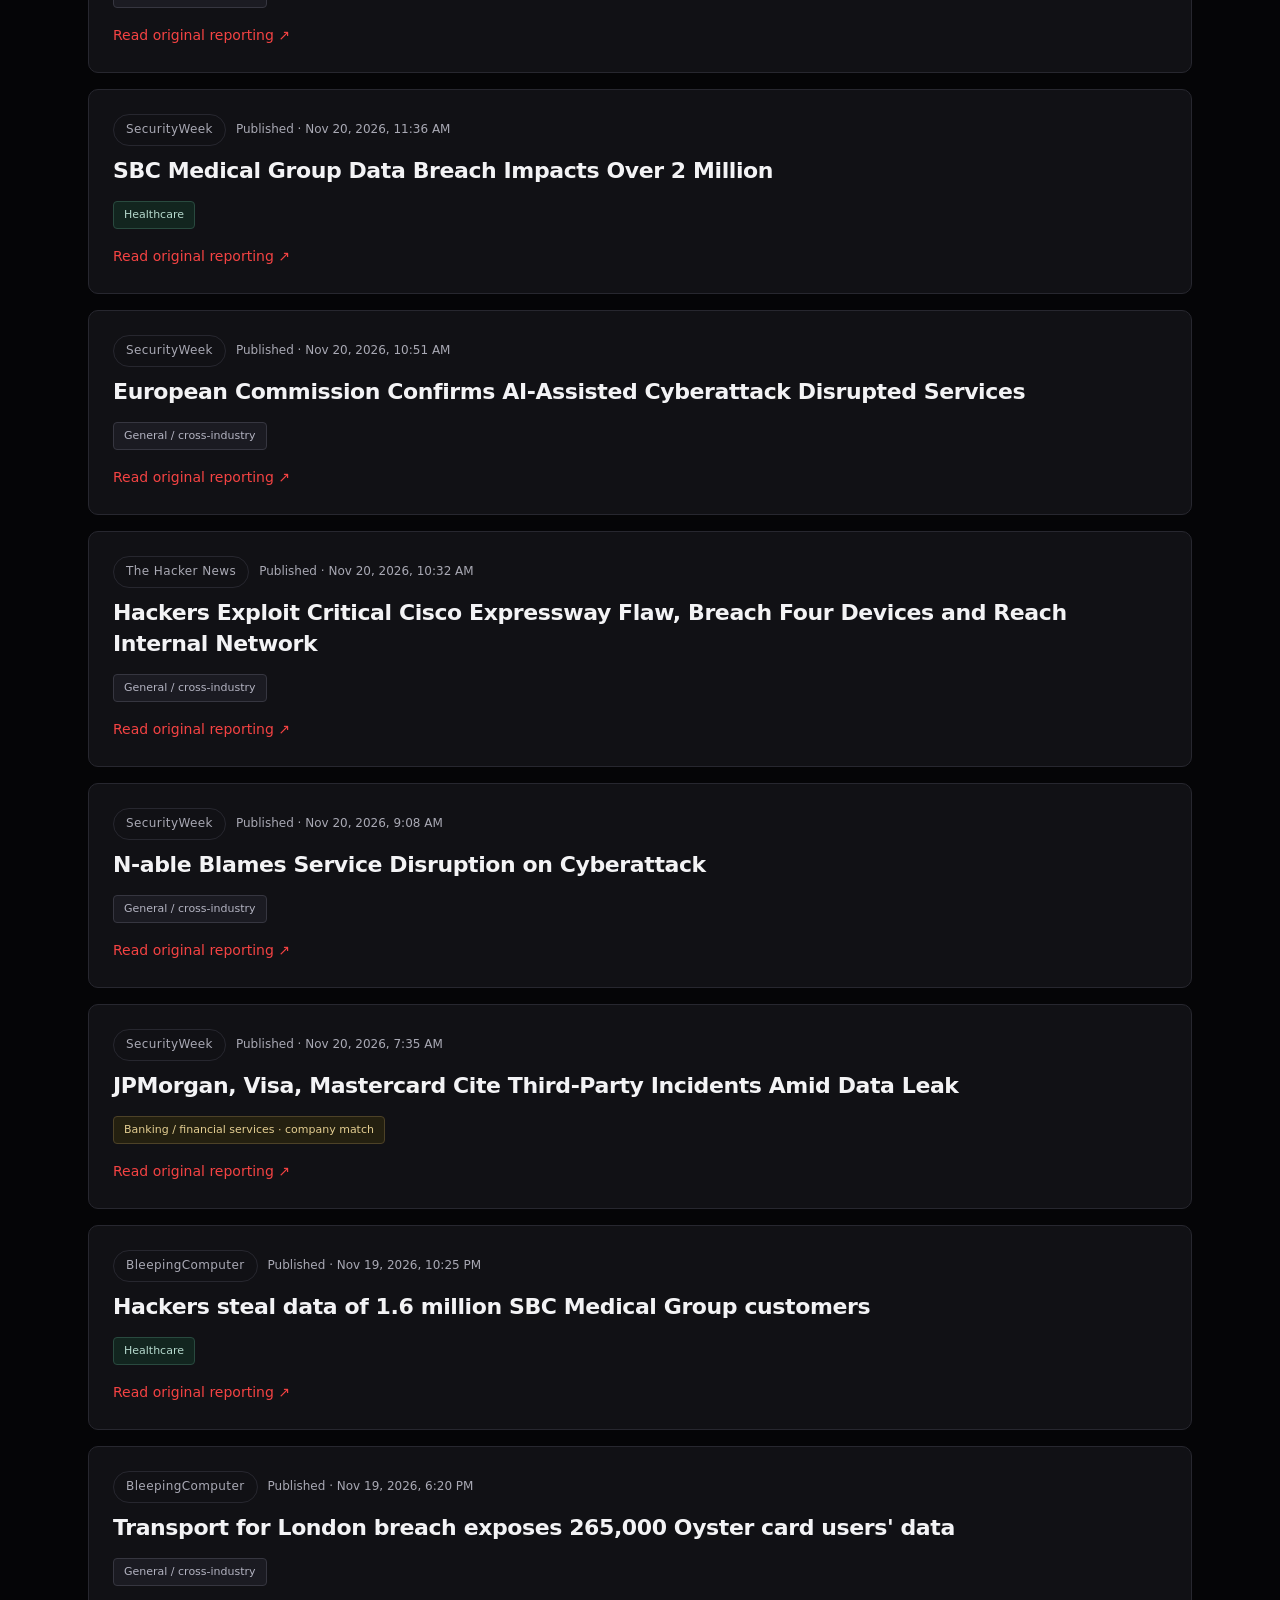
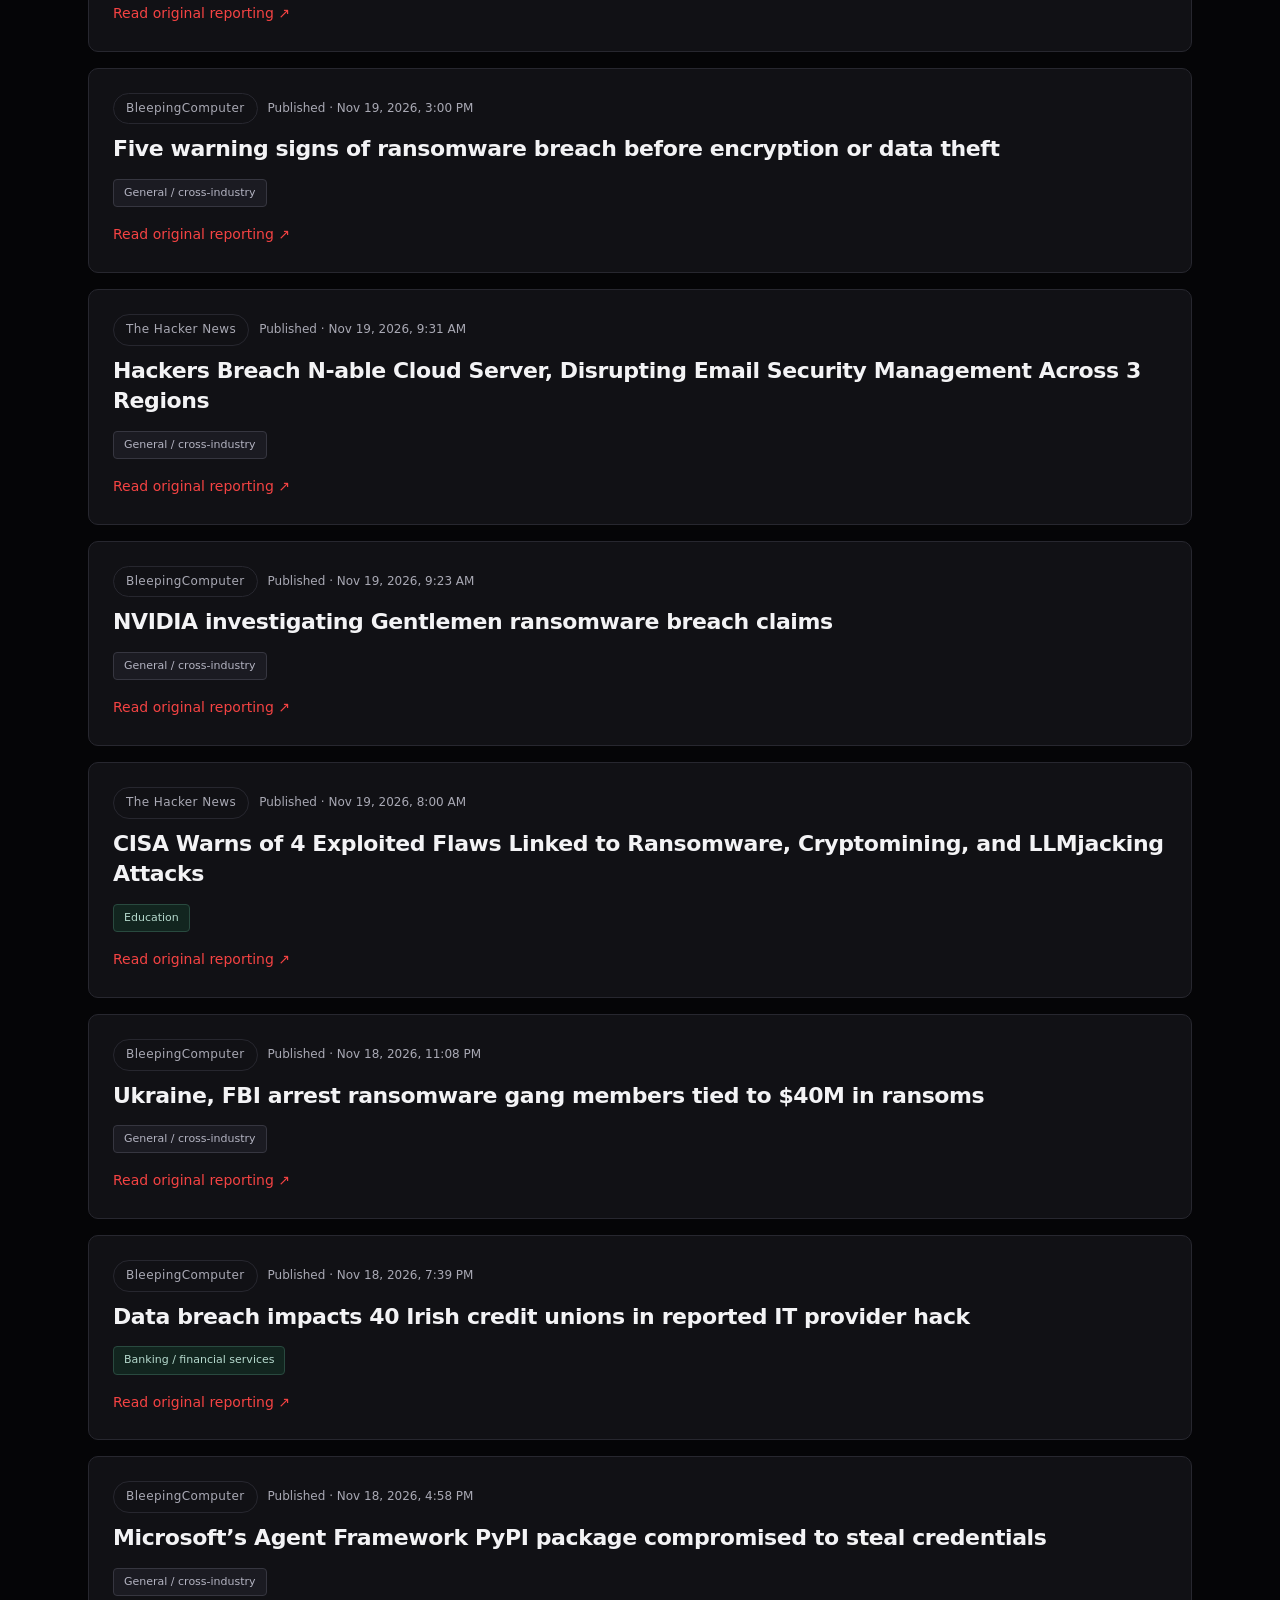
<file: docs/breaches.html>
<!DOCTYPE html>
<html lang="en"><head><meta charset="UTF-8"><meta name="viewport" content="width=device-width, initial-scale=1"><title>Recent breaches | SafeScale</title><meta name="description" content="Recent headlines about reported breaches, ransomware, and data exposure. Follow each source for its evidence, updates, and corrections."><meta http-equiv="Content-Security-Policy" content="default-src 'none'; script-src 'self'; style-src 'self'; connect-src 'self'; img-src 'self' data:; frame-src 'none'; font-src 'self'; base-uri 'none'; form-action 'none'; object-src 'none'"><meta name="referrer" content="no-referrer"><link rel="stylesheet" href="assets/site.css?v=categories-sources-3"><script src="assets/site.js?v=hourly-4" defer></script></head><body data-page="breaches"><a class="skip" href="#main">Skip to content</a><header><nav class="container" aria-label="Main navigation"><a class="brand" href="./" aria-label="SafeScale home">SafeScale<span>.</span></a><div class="nav-links"><a href="index.html">Home</a><a href="about.html">About</a><a href="intel.html">Business intel</a><a href="breaches.html" aria-current="page">Breaches</a><a href="hunts.html">Threat hunts</a><a href="news.html">Cyber news</a><a href="prompts.html">Prompt desk</a><a href="arcade.html">Arcade</a><a href="social.html">On X</a></div></nav></header><main id="main"><section class="page-hero"><div class="container"><p class="eyebrow">Security intelligence</p><h1>Recent<br>breaches</h1><p class="lede">Recent headlines about reported breaches, ransomware, and data exposure. Follow each source for its evidence, updates, and corrections.</p></div></section><section class="container page-content"><div class="feed-info"><p id="feed-status" role="status">Loading the latest fetched headlines…</p><p>Scheduled refresh: every hour. Industry categories use source keywords and company context. Times shown in your local timezone. Headlines are publisher reporting, not independently verified by SafeScale.</p><p>Incident selection uses headline keywords; categories may include related investigations or allegations.</p></div><noscript><p>Enable JavaScript to search the feed. You can also visit the publishers directly below.</p></noscript><form class="toolbar" id="filters" role="search"><label class="field">Search headlines<input id="search" type="search" placeholder="Try ransomware, identity, cloud…"></label><label class="field">Category / industry<select id="category"><option value="all">All categories</option><option value="retail">Retail</option><option value="hospitality">Hospitality</option><option value="manufacturing">Manufacturing</option><option value="saas">SaaS / technology</option><option value="finance">Banking / financial services</option><option value="healthcare">Healthcare</option><option value="education">Education</option><option value="government">Government / public sector</option><option value="telecom">Telecommunications</option><option value="transport">Transport / logistics</option><option value="energy">Energy / utilities</option><option value="cross-industry">General / cross-industry</option></select></label><label class="field">Publisher<select id="source"><option value="all">All publishers</option></select></label><label class="field">Published within<select id="window"><option value="all">All available</option><option value="1">24 hours</option><option value="7">7 days</option><option value="30">30 days</option></select></label><button class="button secondary" type="reset">Reset</button></form><p id="category-status" class="subtle" role="status"></p><div id="category-shortcuts" class="category-shortcuts" aria-label="Industry category shortcuts"></div><p class="subtle" id="results-count" role="status"></p><div id="stories" class="feed-list"></div><div class="notice"><p>Read at the source · 10 feeds</p><div class="source-links"><a href="https://www.bleepingcomputer.com/" target="_blank" rel="noopener noreferrer">BleepingComputer ↗</a><a href="https://thehackernews.com/" target="_blank" rel="noopener noreferrer">The Hacker News ↗</a><a href="https://www.cisa.gov/known-exploited-vulnerabilities-catalog" target="_blank" rel="noopener noreferrer">CISA KEV ↗</a><a href="https://krebsonsecurity.com/" target="_blank" rel="noopener noreferrer">Krebs on Security ↗</a><a href="https://www.securityweek.com/" target="_blank" rel="noopener noreferrer">SecurityWeek ↗</a><a href="https://isc.sans.edu/" target="_blank" rel="noopener noreferrer">SANS Internet Storm Center ↗</a><a href="https://unit42.paloaltonetworks.com/" target="_blank" rel="noopener noreferrer">Unit 42 ↗</a><a href="https://www.microsoft.com/en-us/security/blog/" target="_blank" rel="noopener noreferrer">Microsoft Security ↗</a><a href="https://cert.europa.eu/" target="_blank" rel="noopener noreferrer">CERT-EU ↗</a><a href="https://therecord.media/" target="_blank" rel="noopener noreferrer">The Record ↗</a></div></div></section></main><footer><div class="container footer-inner"><p>&copy; SafeScale · Security, without the noise.</p><p>No first-party analytics. Hunt progress stays in this tab.<br>X content loads only when requested. <a href="social.html">Sources &amp; social feeds</a></p></div></footer></body></html>
</file>
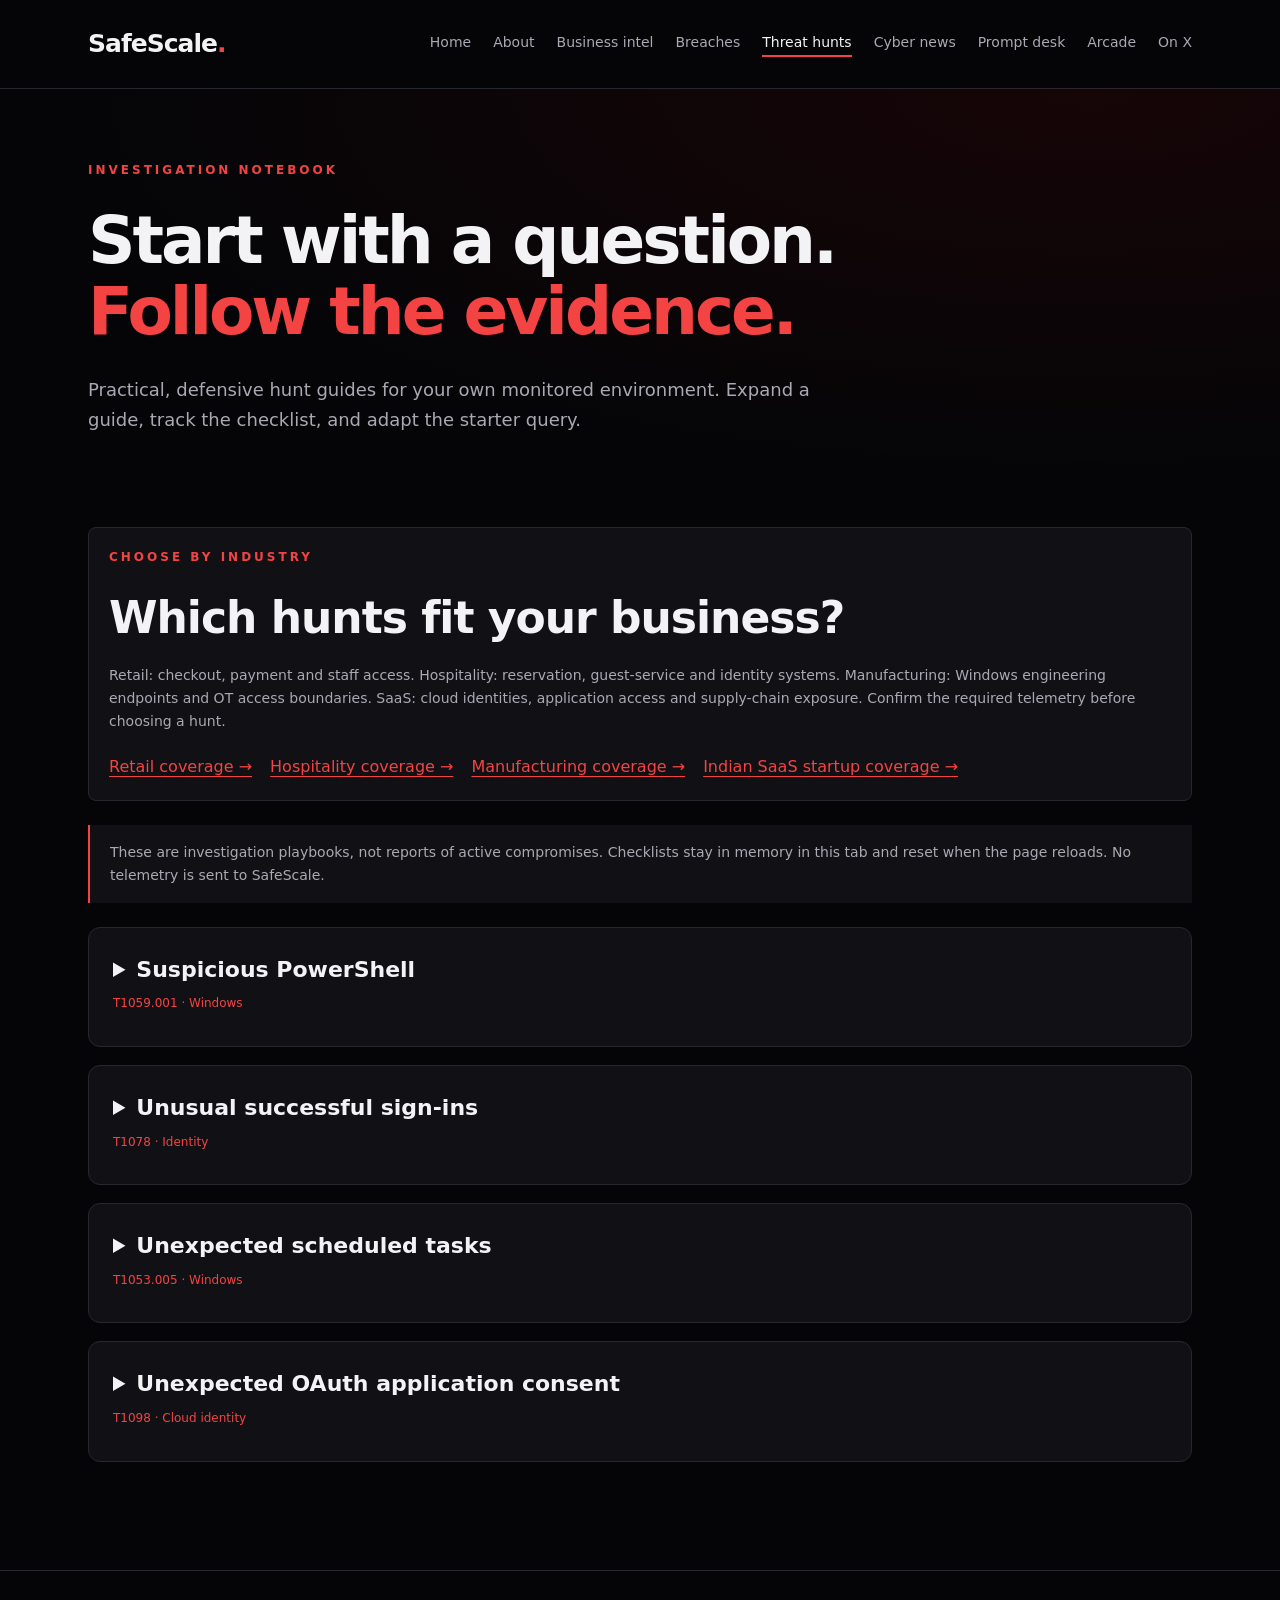
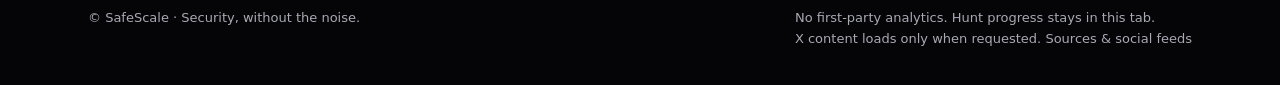
<file: docs/hunts.html>
<!DOCTYPE html>
<html lang="en"><head><meta charset="UTF-8"><meta name="viewport" content="width=device-width, initial-scale=1"><title>Threat hunts | SafeScale</title><meta name="description" content="Interactive defensive hunt checklists with MITRE references and starter KQL queries."><meta http-equiv="Content-Security-Policy" content="default-src 'none'; script-src 'self'; style-src 'self'; connect-src 'self'; img-src 'self' data:; frame-src 'none'; font-src 'self'; base-uri 'none'; form-action 'none'; object-src 'none'"><meta name="referrer" content="no-referrer"><link rel="stylesheet" href="assets/site.css?v=categories-sources-3"><script src="assets/site.js?v=hourly-4" defer></script></head><body data-page="hunts"><a class="skip" href="#main">Skip to content</a><header><nav class="container" aria-label="Main navigation"><a class="brand" href="./" aria-label="SafeScale home">SafeScale<span>.</span></a><div class="nav-links"><a href="index.html">Home</a><a href="about.html">About</a><a href="intel.html">Business intel</a><a href="breaches.html">Breaches</a><a href="hunts.html" aria-current="page">Threat hunts</a><a href="news.html">Cyber news</a><a href="prompts.html">Prompt desk</a><a href="arcade.html">Arcade</a><a href="social.html">On X</a></div></nav></header><main id="main"><section class="page-hero"><div class="container"><p class="eyebrow">Investigation notebook</p><h1>Start with a question.<br><span class="accent">Follow the evidence.</span></h1><p class="lede">Practical, defensive hunt guides for your own monitored environment. Expand a guide, track the checklist, and adapt the starter query.</p></div></section><section class="container page-content"><div class="notice"><p class="eyebrow">Choose by industry</p><h2>Which hunts fit your business?</h2><p class="subtle">Retail: checkout, payment and staff access. Hospitality: reservation, guest-service and identity systems. Manufacturing: Windows engineering endpoints and OT access boundaries. SaaS: cloud identities, application access and supply-chain exposure. Confirm the required telemetry before choosing a hunt.</p><div class="source-links"><a href="intel.html?industry=retail">Retail coverage →</a><a href="intel.html?industry=hospitality">Hospitality coverage →</a><a href="intel.html?industry=manufacturing">Manufacturing coverage →</a><a href="intel.html?industry=saas&amp;profile=startup&amp;region=india-relevant">Indian SaaS startup coverage →</a></div></div><div class="feed-info">These are investigation playbooks, not reports of active compromises. Checklists stay in memory in this tab and reset when the page reloads. No telemetry is sent to SafeScale.</div><details class="hunt" id="hunt-powershell" data-hunt="powershell"><summary>Suspicious PowerShell<small>T1059.001 · Windows</small></summary><h3>Hypothesis</h3><p>PowerShell is being used to download or execute unexpected code.</p><h3>Telemetry to collect</h3><p>Windows process creation (Security 4688 or Sysmon 1), PowerShell script block logging (4104), EDR process trees, and network events.</p><p><a class="accent" href="https://attack.mitre.org/techniques/T1059/001/" target="_blank" rel="noopener noreferrer">MITRE ATT&amp;CK technique ↗</a></p><h3>Investigation checklist</h3><label><input type="checkbox" data-step="0"><span>Scope the time window and confirm process/script logging coverage.</span></label><label><input type="checkbox" data-step="1"><span>Review parent processes, command lines, and the account context.</span></label><label><input type="checkbox" data-step="2"><span>Correlate downloads or outbound connections with the process tree.</span></label><label><input type="checkbox" data-step="3"><span>Compare with approved administration, software deployment, and security tooling.</span></label><label><input type="checkbox" data-step="4"><span>Document evidence and confidence; escalate corroborated suspicious activity.</span></label><progress max="5" value="0" aria-label="Checklist progress for Suspicious PowerShell"></progress><p class="hunt-status" role="status">0 of 5 steps complete</p><h3>Starter query</h3><p class="subtle">KQL · Microsoft Defender XDR. Requires the relevant data connector and table permissions. Adapt the time range and fields to your environment. A match is a lead, not proof of compromise.</p><pre><code>DeviceProcessEvents
| where Timestamp &gt; ago(7d)
| where FileName in~ (&quot;powershell.exe&quot;, &quot;pwsh.exe&quot;)
| where ProcessCommandLine contains &quot;-enc&quot;
    or ProcessCommandLine contains &quot;FromBase64String&quot;
    or ProcessCommandLine contains &quot;DownloadString&quot;
| project Timestamp, DeviceName, AccountName, ProcessCommandLine, InitiatingProcessFileName</code></pre><div class="hunt-actions"><button type="button" class="button secondary" data-copy>Copy query</button><button type="button" class="button secondary" data-reset>Reset checklist</button></div></details><details class="hunt" id="hunt-identity" data-hunt="identity"><summary>Unusual successful sign-ins<small>T1078 · Identity</small></summary><h3>Hypothesis</h3><p>A valid account is being used from an unexpected location, device, or session.</p><h3>Telemetry to collect</h3><p>Identity-provider sign-in and audit logs, MFA events, device context, and session activity.</p><p><a class="accent" href="https://attack.mitre.org/techniques/T1078/" target="_blank" rel="noopener noreferrer">MITRE ATT&amp;CK technique ↗</a></p><h3>Investigation checklist</h3><label><input type="checkbox" data-step="0"><span>Establish usual locations, devices, and access patterns for the account.</span></label><label><input type="checkbox" data-step="1"><span>Review unfamiliar successful sign-ins alongside preceding failures and MFA events.</span></label><label><input type="checkbox" data-step="2"><span>Check VPNs, travel, shared egress, and cloud-hosted tools as alternative explanations.</span></label><label><input type="checkbox" data-step="3"><span>Correlate subsequent mailbox, privilege, and application activity.</span></label><label><input type="checkbox" data-step="4"><span>Record findings and follow your response process for suspected account compromise.</span></label><progress max="5" value="0" aria-label="Checklist progress for Unusual successful sign-ins"></progress><p class="hunt-status" role="status">0 of 5 steps complete</p><h3>Starter query</h3><p class="subtle">KQL · Microsoft Sentinel / Entra sign-in logs. Requires the relevant data connector and table permissions. Adapt the time range and fields to your environment. A match is a lead, not proof of compromise.</p><pre><code>SigninLogs
| where TimeGenerated &gt; ago(7d)
| where ResultType == &quot;0&quot;
| summarize SignIns=count(), IPs=make_set(IPAddress, 20),
    Apps=make_set(AppDisplayName, 20)
    by UserPrincipalName, Location
| order by SignIns desc</code></pre><div class="hunt-actions"><button type="button" class="button secondary" data-copy>Copy query</button><button type="button" class="button secondary" data-reset>Reset checklist</button></div></details><details class="hunt" id="hunt-persistence" data-hunt="persistence"><summary>Unexpected scheduled tasks<small>T1053.005 · Windows</small></summary><h3>Hypothesis</h3><p>A scheduled task is being created or modified to persist or run unexpected code.</p><h3>Telemetry to collect</h3><p>Windows Security 4698/4702, Task Scheduler Operational logs, EDR process events, and task XML.</p><p><a class="accent" href="https://attack.mitre.org/techniques/T1053/005/" target="_blank" rel="noopener noreferrer">MITRE ATT&amp;CK technique ↗</a></p><h3>Investigation checklist</h3><label><input type="checkbox" data-step="0"><span>Check task creation and modification events across the chosen time window.</span></label><label><input type="checkbox" data-step="1"><span>Inspect task actions, triggers, run-as identity, and executable paths.</span></label><label><input type="checkbox" data-step="2"><span>Correlate creation with process ancestry, downloads, and execution events.</span></label><label><input type="checkbox" data-step="3"><span>Compare with expected software updates, management tools, and approved changes.</span></label><label><input type="checkbox" data-step="4"><span>Preserve task XML and related logs before any response action.</span></label><progress max="5" value="0" aria-label="Checklist progress for Unexpected scheduled tasks"></progress><p class="hunt-status" role="status">0 of 5 steps complete</p><h3>Starter query</h3><p class="subtle">KQL · Microsoft Defender XDR. Requires the relevant data connector and table permissions. Adapt the time range and fields to your environment. A match is a lead, not proof of compromise.</p><pre><code>DeviceProcessEvents
| where Timestamp &gt; ago(7d)
| where FileName =~ &quot;schtasks.exe&quot;
| where ProcessCommandLine contains &quot;/create&quot;
    or ProcessCommandLine contains &quot;/change&quot;
| project Timestamp, DeviceName, AccountName, ProcessCommandLine, InitiatingProcessFileName</code></pre><div class="hunt-actions"><button type="button" class="button secondary" data-copy>Copy query</button><button type="button" class="button secondary" data-reset>Reset checklist</button></div></details><details class="hunt" id="hunt-oauth" data-hunt="oauth"><summary>Unexpected OAuth application consent<small>T1098 · Cloud identity</small></summary><h3>Hypothesis</h3><p>An account or application is gaining unexpected access through new consent, role assignments, or credentials.</p><h3>Telemetry to collect</h3><p>Entra application audit logs, service-principal sign-ins, permission inventories, and approved change records. This guide does not analyse checkout scripts or industrial protocols.</p><p><a class="accent" href="https://attack.mitre.org/techniques/T1098/" target="_blank" rel="noopener noreferrer">MITRE ATT&amp;CK: Account Manipulation ↗</a></p><h3>Investigation checklist</h3><label><input type="checkbox" data-step="0"><span>Confirm Entra audit logs are collected and identify the relevant application owners.</span></label><label><input type="checkbox" data-step="1"><span>Review new consent grants, app permissions, and service-principal credential changes.</span></label><label><input type="checkbox" data-step="2"><span>Inspect initiating accounts, tenant context, publishers, and requested permissions.</span></label><label><input type="checkbox" data-step="3"><span>Compare with approved integrations, CI/CD changes, and expected administrator activity.</span></label><label><input type="checkbox" data-step="4"><span>Correlate with application sign-ins; preserve evidence before following your response process.</span></label><progress max="5" value="0" aria-label="OAuth checklist progress"></progress><p class="hunt-status" role="status">0 of 5 steps complete</p><h3>Starter query</h3><p class="subtle">KQL · Microsoft Sentinel with Entra AuditLogs ingestion. Adapt operation names and log availability to your tenant. An event is a lead, not proof of compromise.</p><pre><code>AuditLogs
| where TimeGenerated &gt; ago(7d)
| where Category == &quot;ApplicationManagement&quot;
| where OperationName contains &quot;Consent&quot;
    or OperationName contains &quot;Add app role assignment&quot;
    or OperationName contains &quot;Add service principal credentials&quot;
| project TimeGenerated, OperationName, InitiatedBy, TargetResources, Result
| order by TimeGenerated desc</code></pre><div class="hunt-actions"><button type="button" class="button secondary" data-copy>Copy query</button><button type="button" class="button secondary" data-reset>Reset checklist</button></div></details></section></main><footer><div class="container footer-inner"><p>&copy; SafeScale · Security, without the noise.</p><p>No first-party analytics. Hunt progress stays in this tab.<br>X content loads only when requested. <a href="social.html">Sources &amp; social feeds</a></p></div></footer></body></html>
</file>
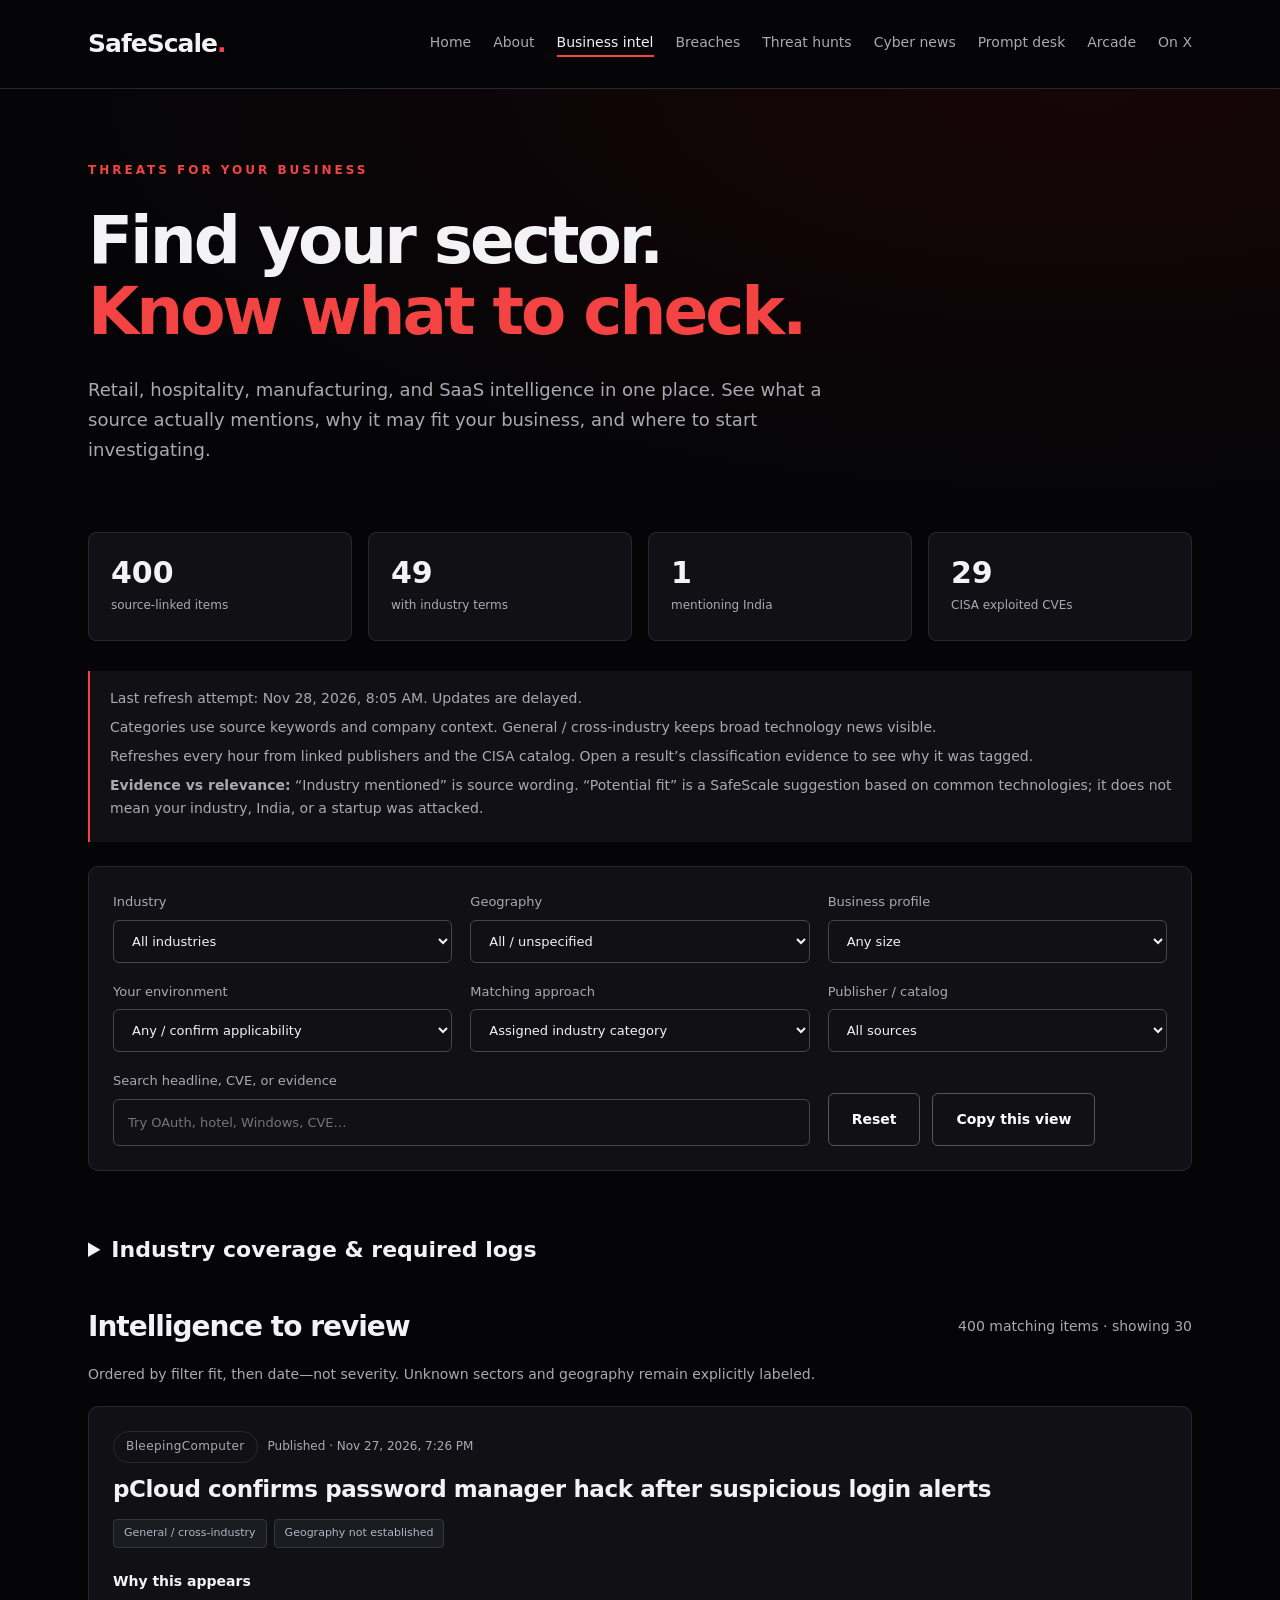
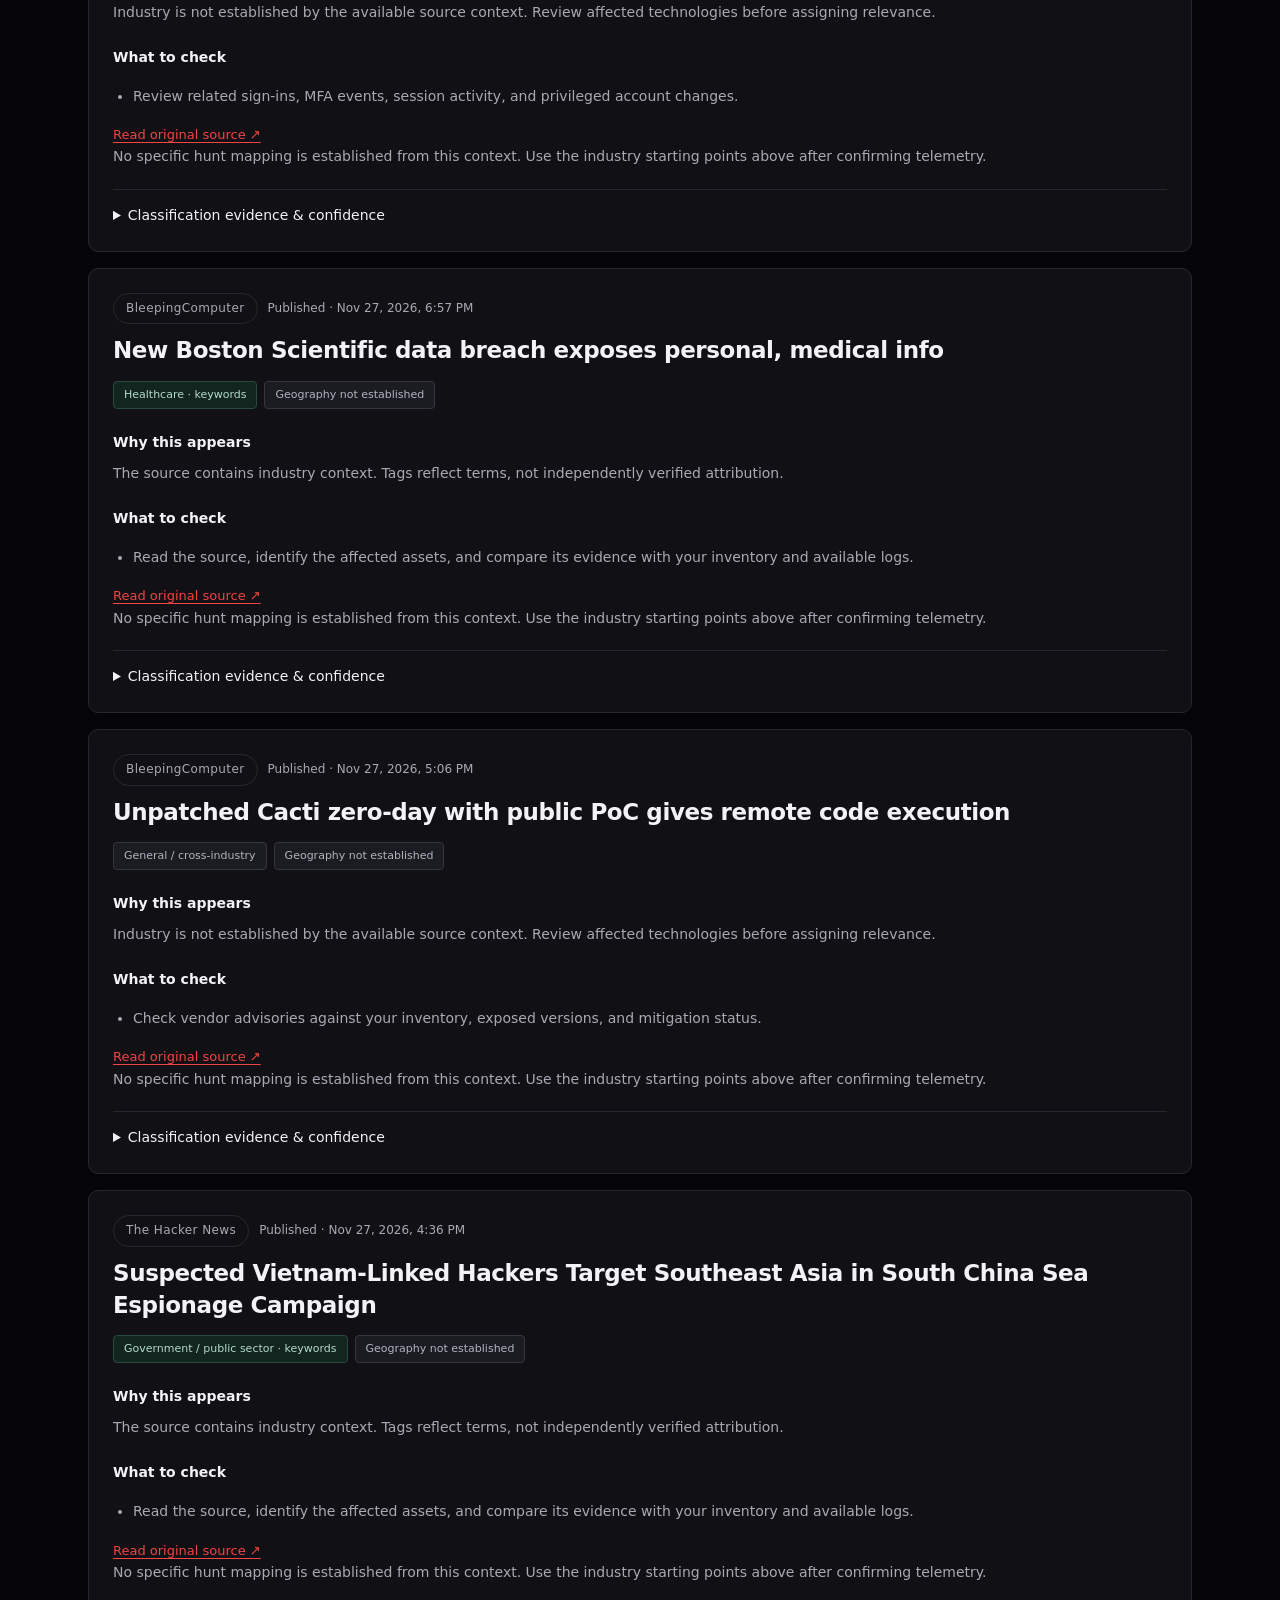
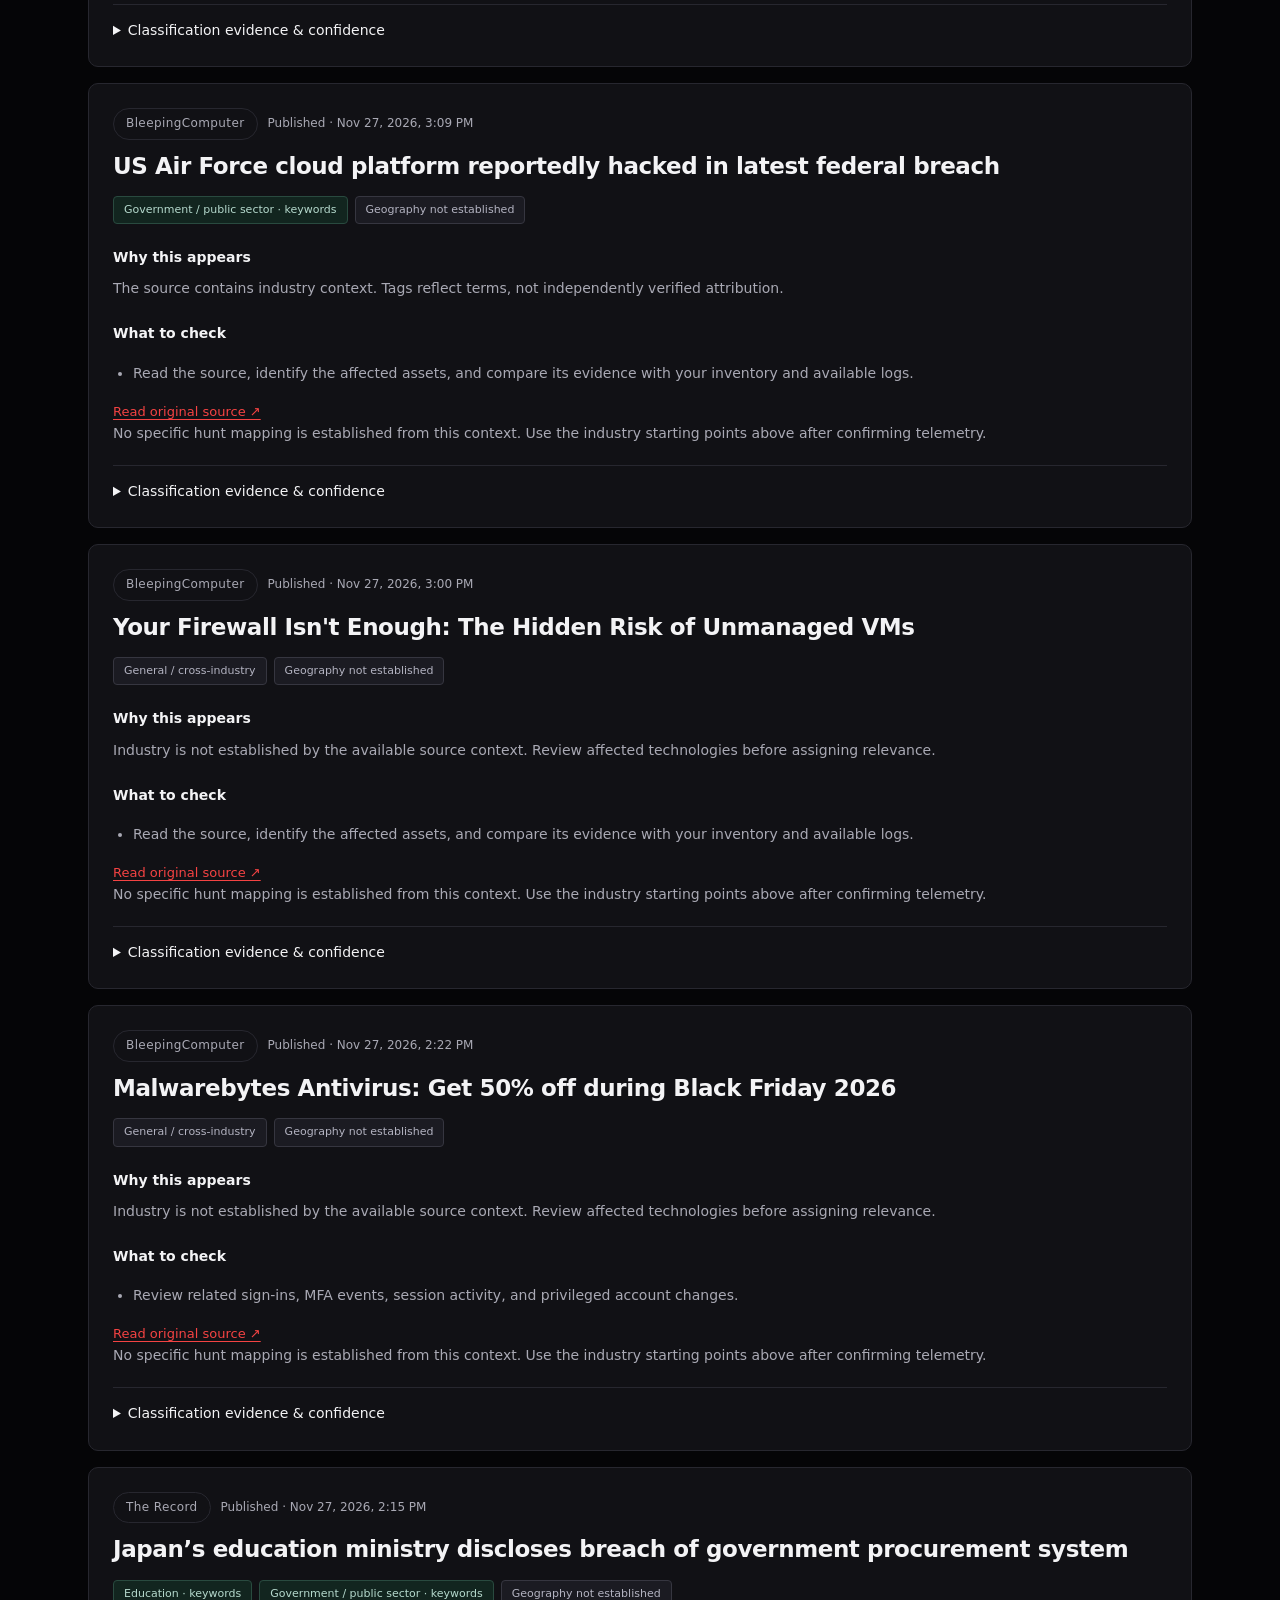
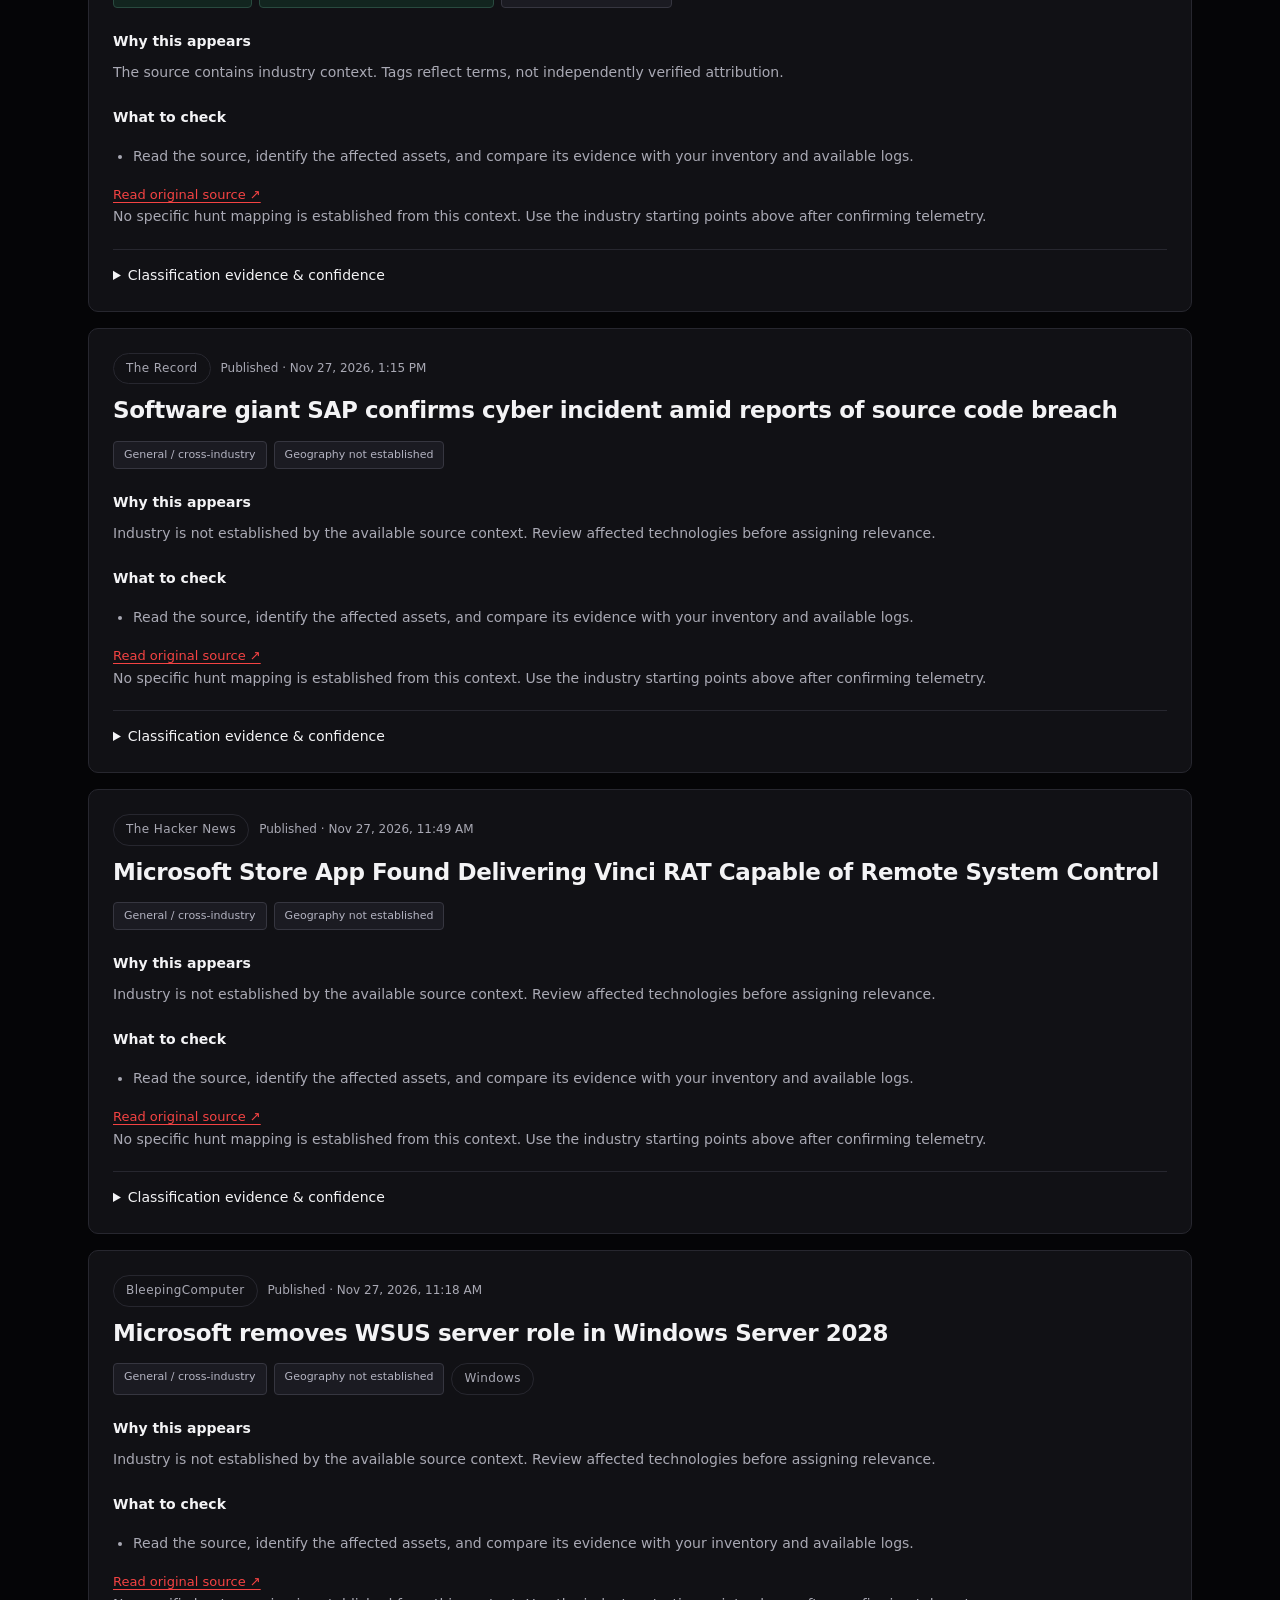
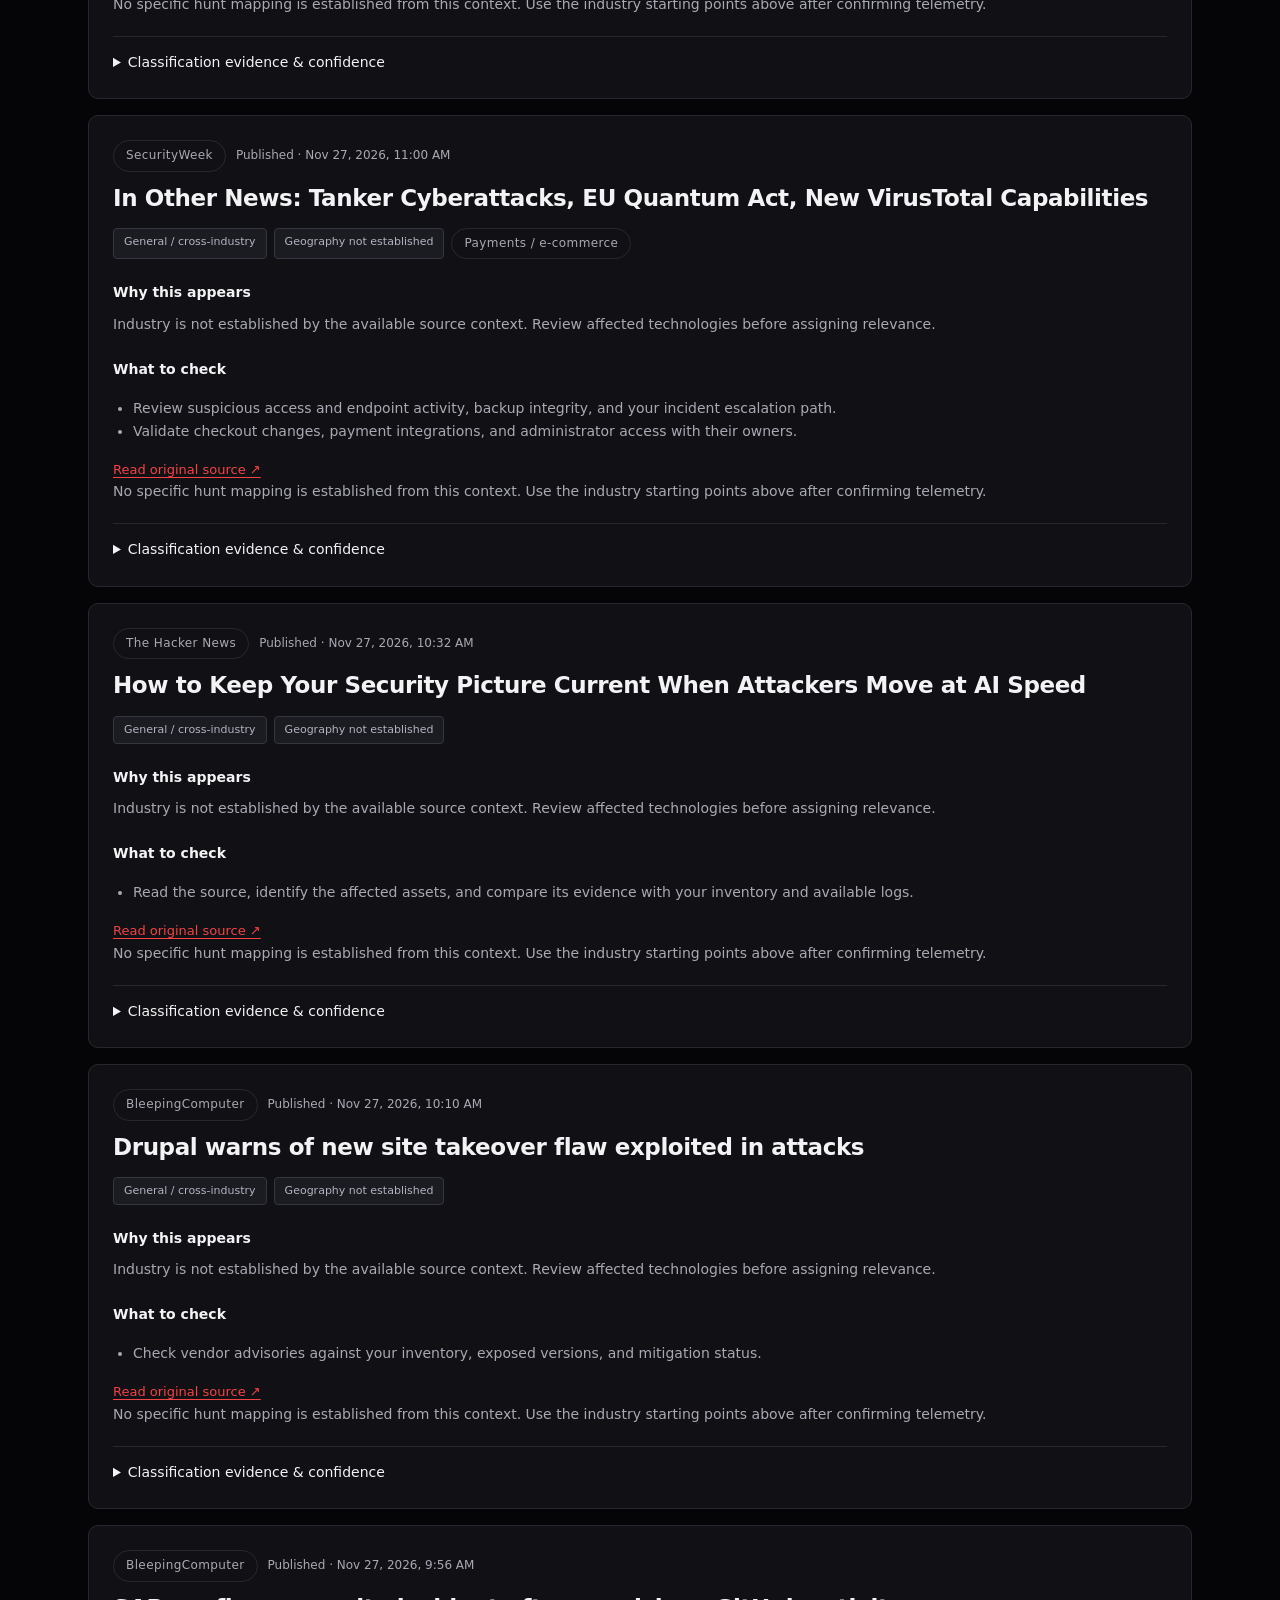
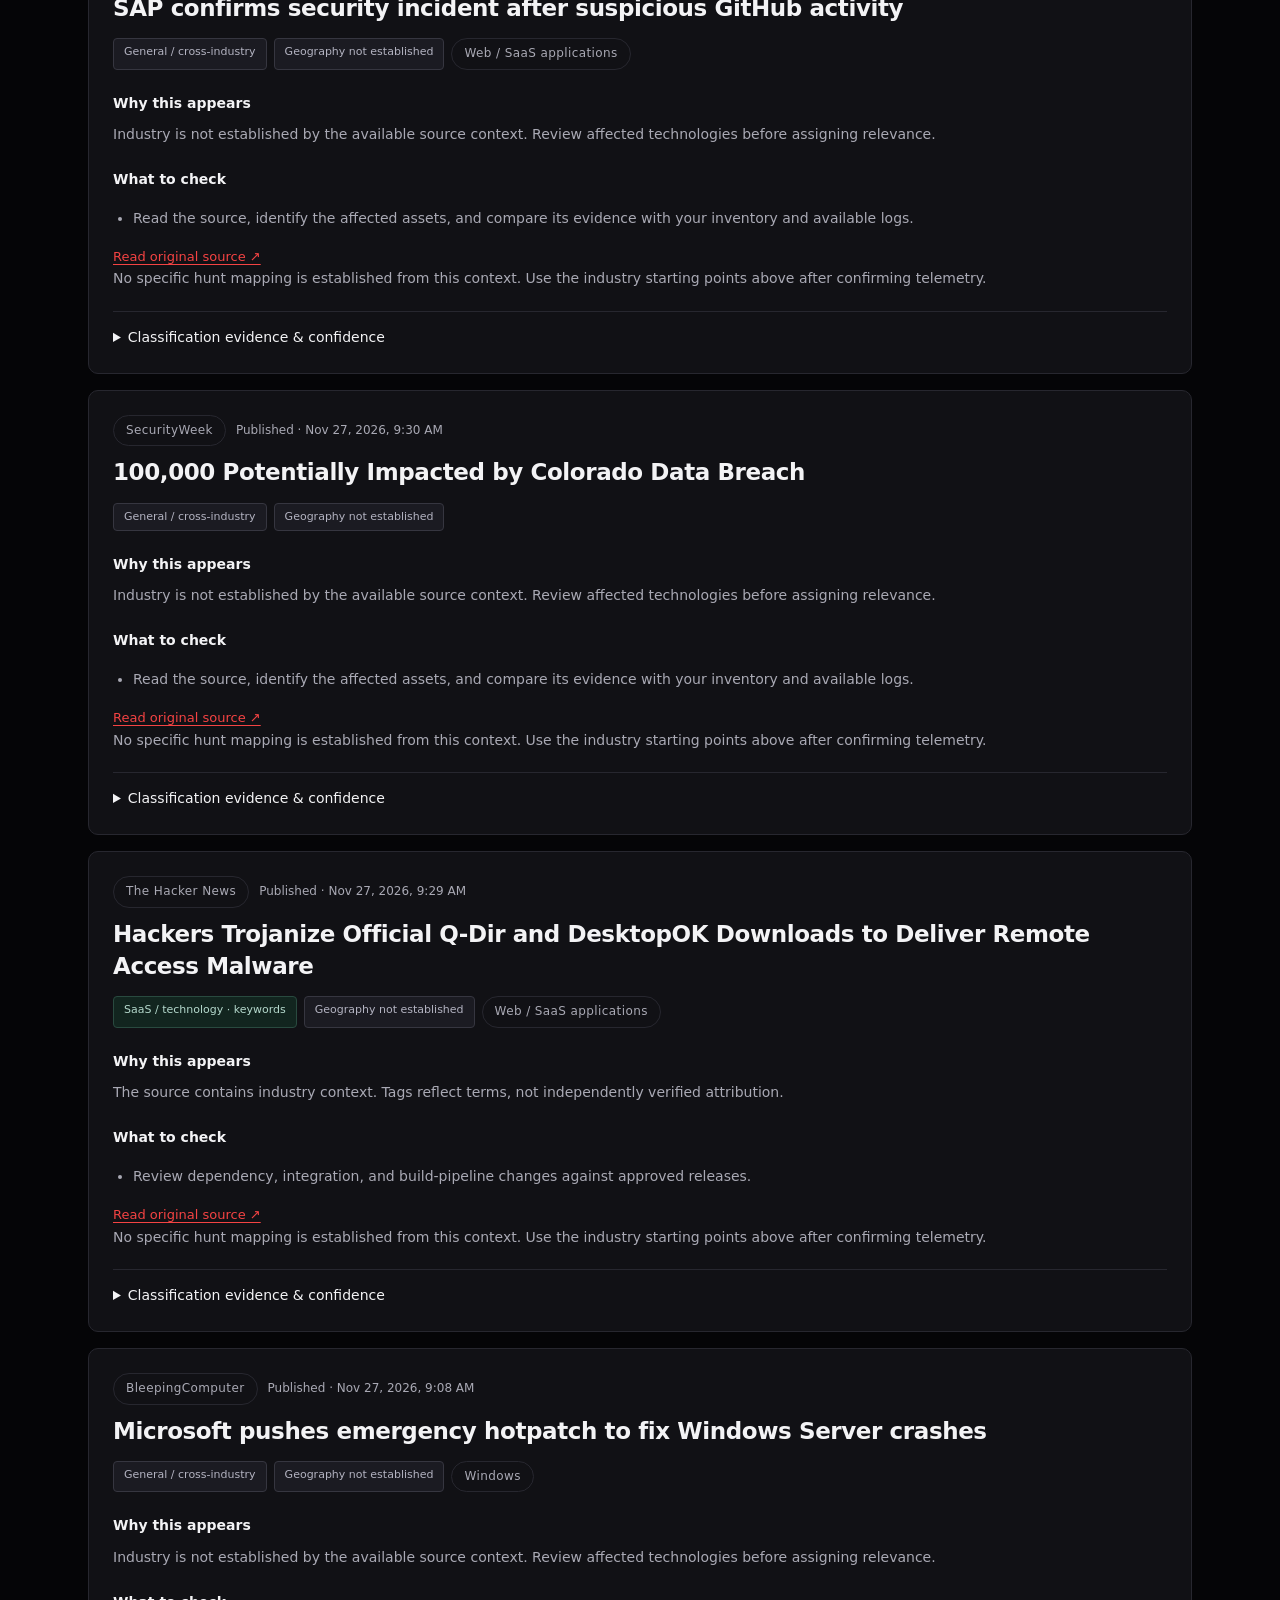
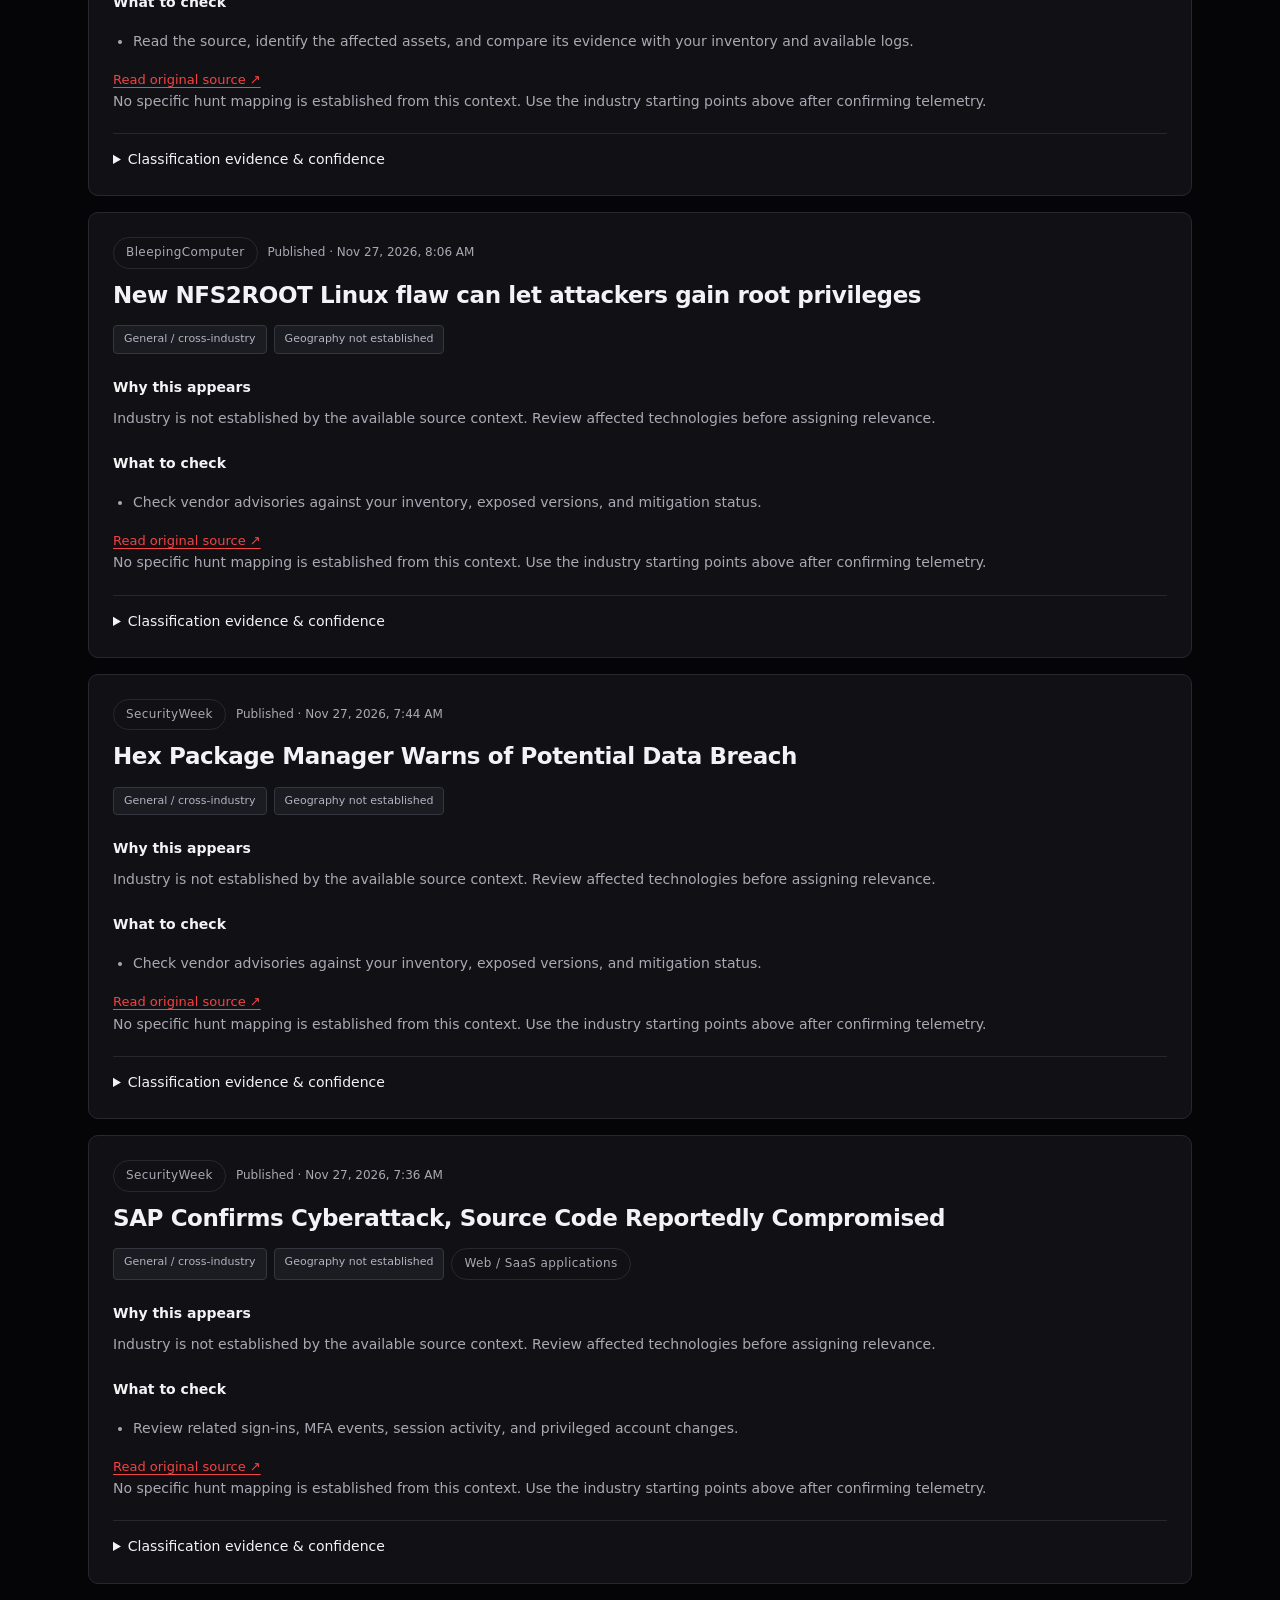
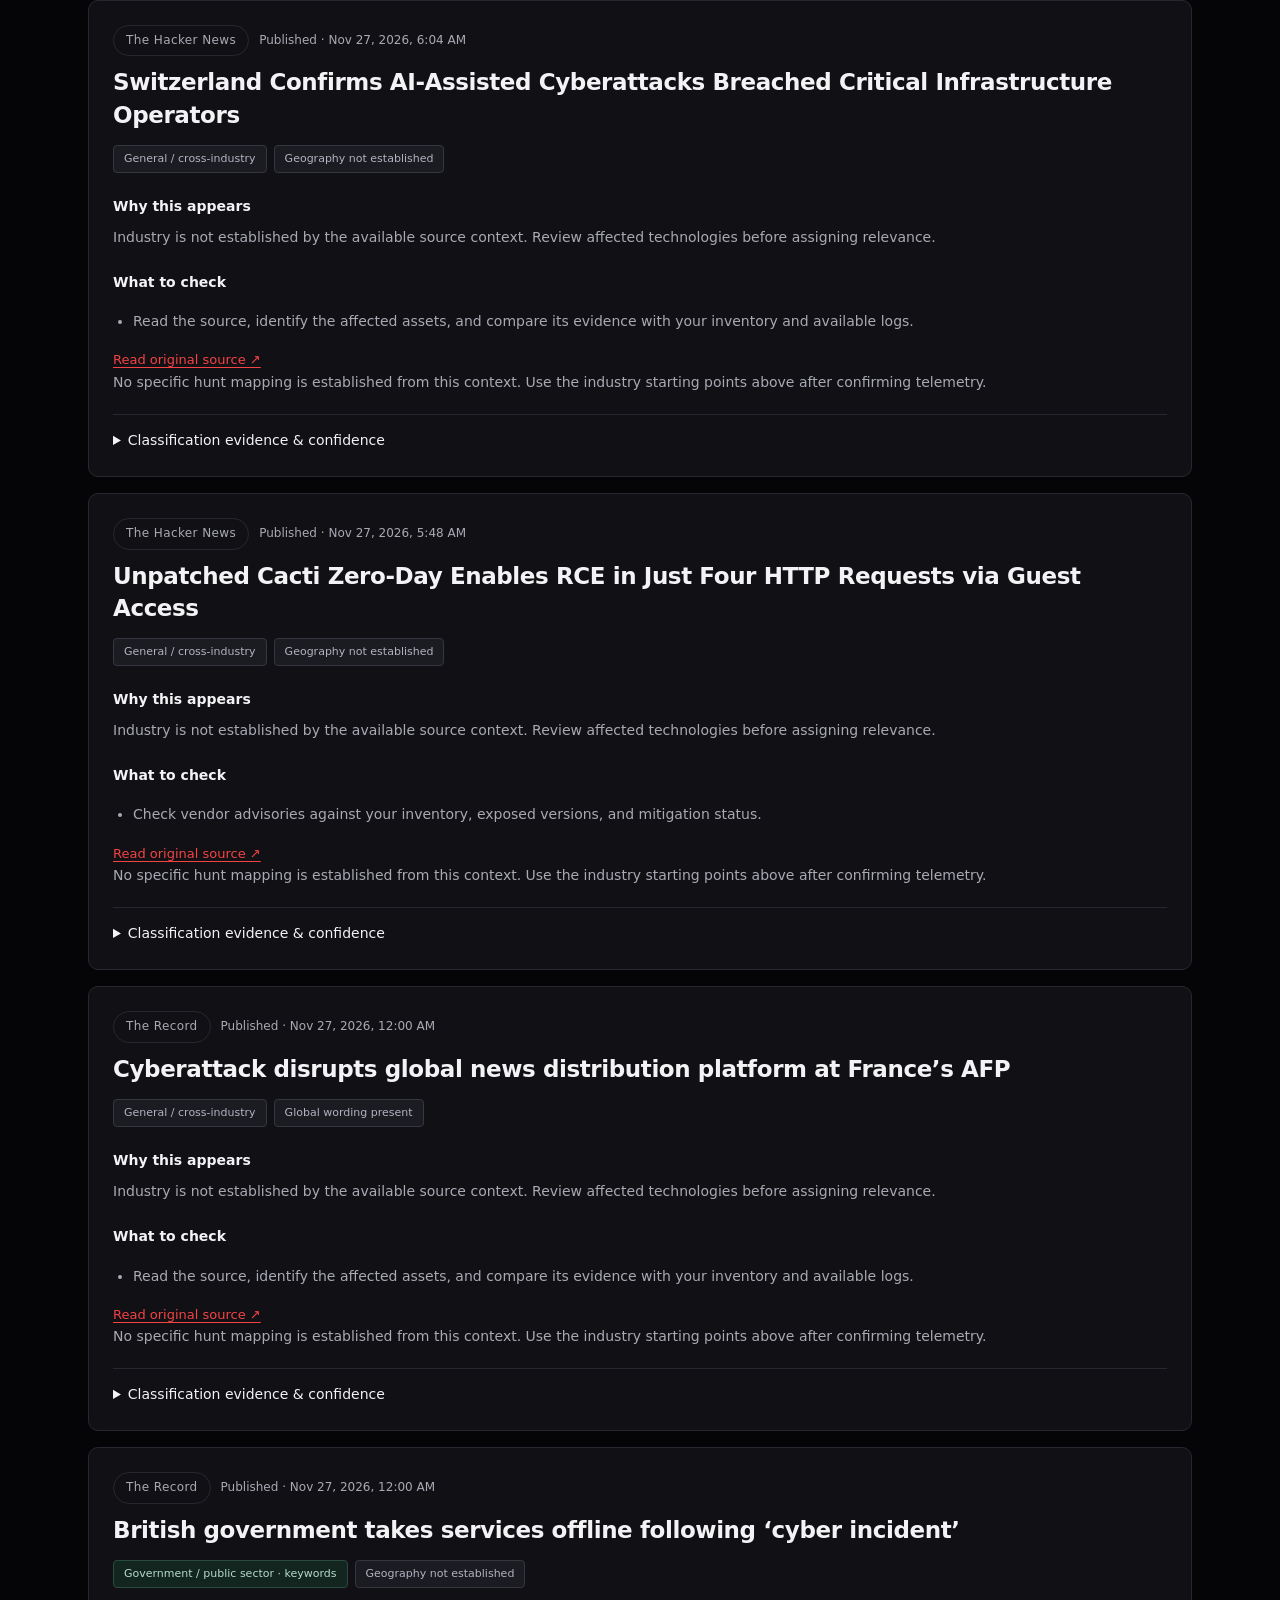
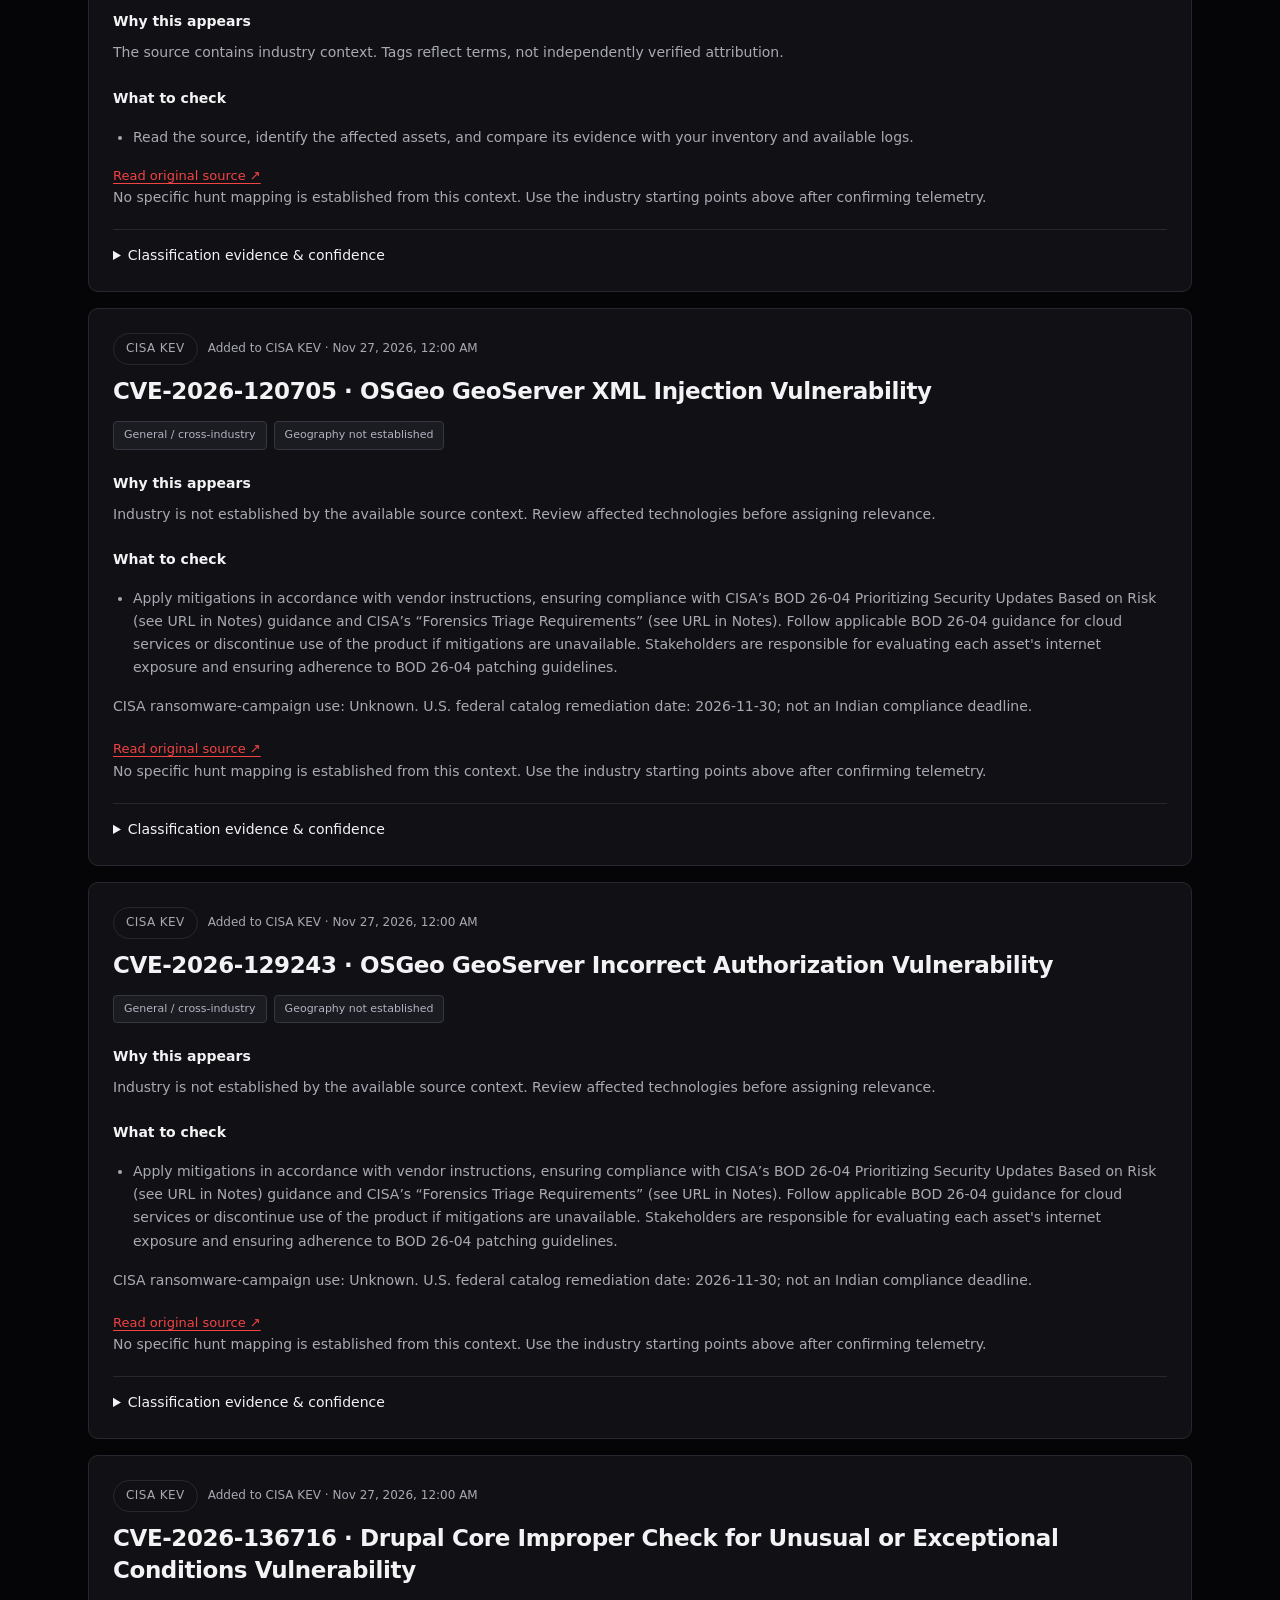
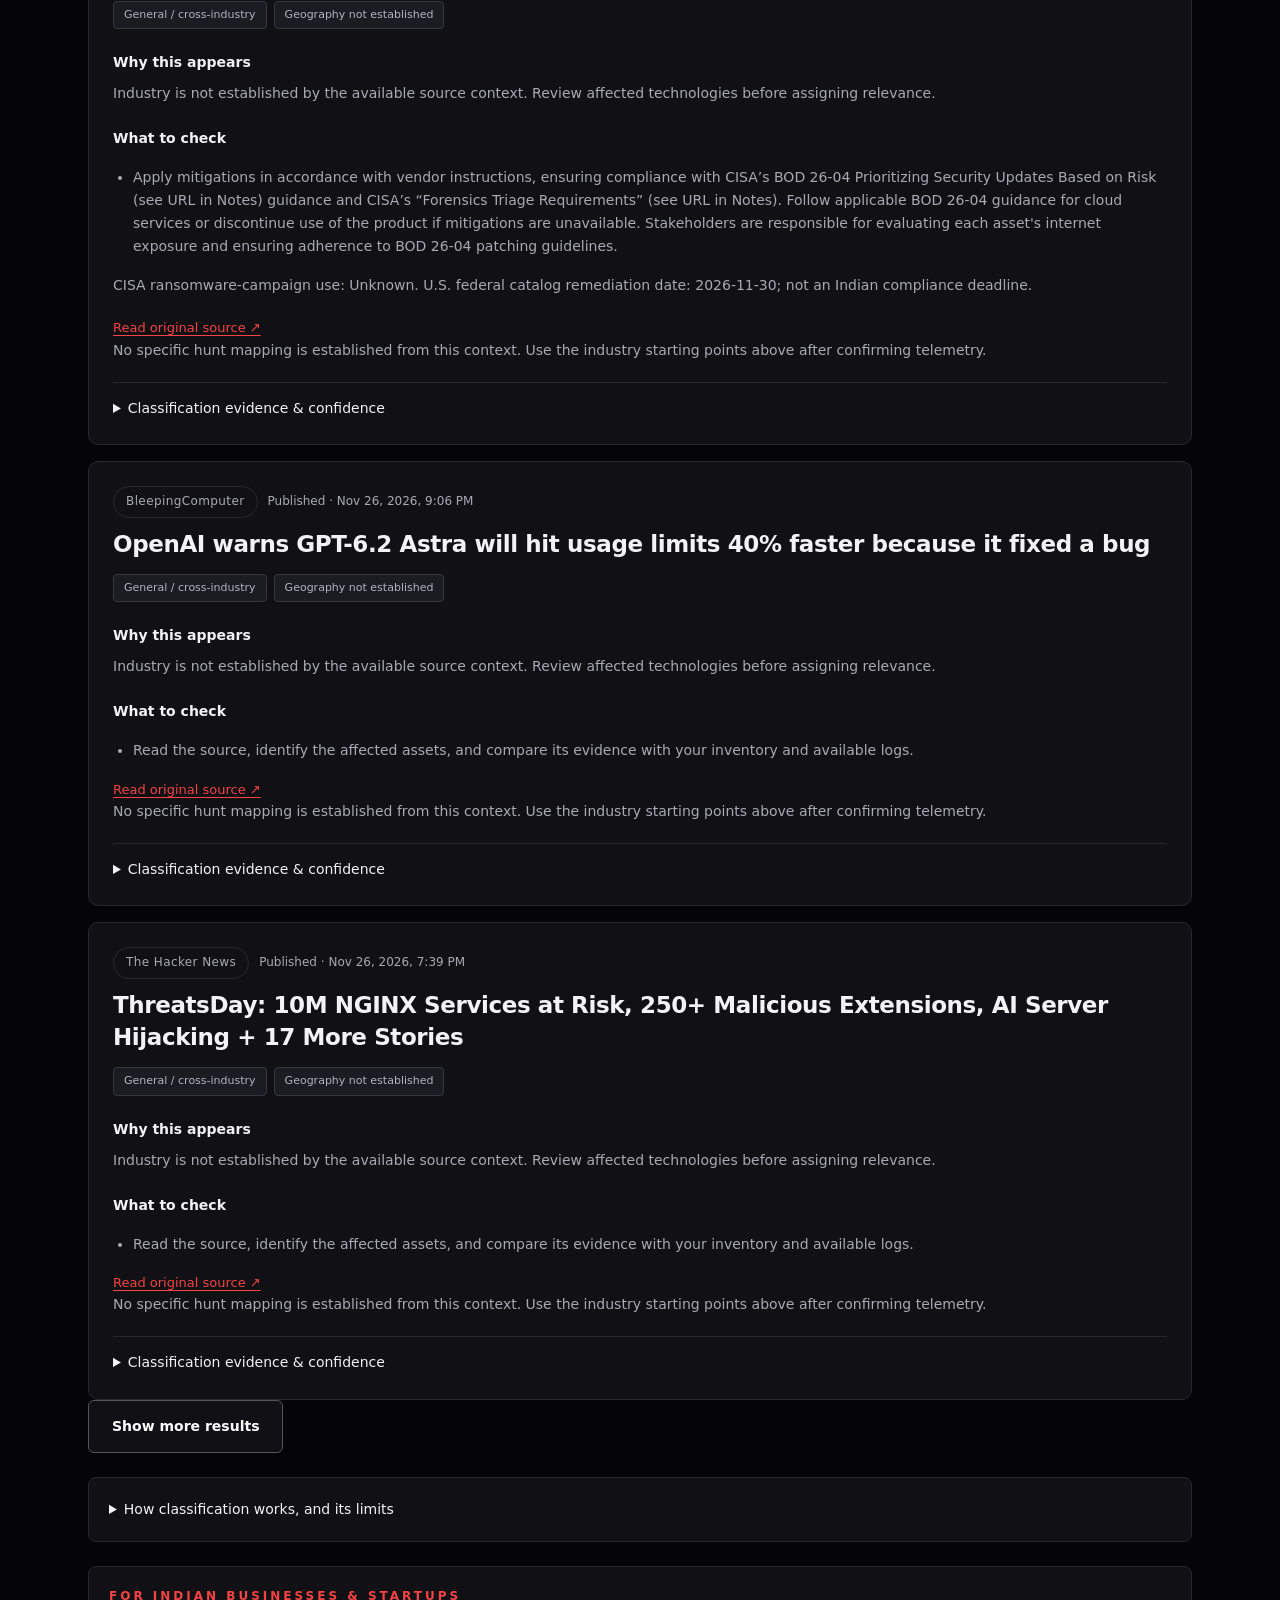
<file: docs/intel.html>
<!DOCTYPE html>
<html lang="en"><head><meta charset="UTF-8"><meta name="viewport" content="width=device-width, initial-scale=1"><title>Threats for your business | SafeScale</title><meta name="description" content="Filter threat intelligence by industry, India relevance, startup profile, and technology—with evidence and actionable hunt guides."><meta http-equiv="Content-Security-Policy" content="default-src 'none'; script-src 'self'; style-src 'self'; connect-src 'self'; img-src 'self' data:; frame-src 'none'; font-src 'self'; base-uri 'none'; form-action 'none'; object-src 'none'"><meta name="referrer" content="no-referrer"><link rel="stylesheet" href="assets/site.css?v=categories-sources-3"><script src="assets/site.js?v=hourly-4" defer></script><script src="assets/intel.js?v=hourly-4" defer></script></head><body data-page="business"><a class="skip" href="#main">Skip to content</a><header><nav class="container" aria-label="Main navigation"><a class="brand" href="./" aria-label="SafeScale home">SafeScale<span>.</span></a><div class="nav-links"><a href="index.html">Home</a><a href="about.html">About</a><a href="intel.html" aria-current="page">Business intel</a><a href="breaches.html">Breaches</a><a href="hunts.html">Threat hunts</a><a href="news.html">Cyber news</a><a href="prompts.html">Prompt desk</a><a href="arcade.html">Arcade</a><a href="social.html">On X</a></div></nav></header><main id="main"><section class="page-hero"><div class="container"><p class="eyebrow">Threats for your business</p><h1>Find your sector.<br><span class="accent">Know what to check.</span></h1><p class="lede">Retail, hospitality, manufacturing, and SaaS intelligence in one place. See what a source actually mentions, why it may fit your business, and where to start investigating.</p></div></section>
<section class="container page-content">
<div class="intel-metrics" aria-label="Collection overview"><div><strong id="intel-total">—</strong><span>source-linked items</span></div><div><strong id="intel-sector-count">—</strong><span>with industry terms</span></div><div><strong id="intel-india-count">—</strong><span>mentioning India</span></div><div><strong id="intel-kev-count">—</strong><span>CISA exploited CVEs</span></div></div>
<div class="feed-info"><p id="intel-status" role="status">Loading classified intelligence…</p><p id="intel-category-status" role="status"></p><p>Refreshes every hour from linked publishers and the CISA catalog. Open a result’s classification evidence to see why it was tagged.</p><p><strong>Evidence vs relevance:</strong> “Industry mentioned” is source wording. “Potential fit” is a SafeScale suggestion based on common technologies; it does not mean your industry, India, or a startup was attacked.</p></div>
<form id="intel-filters" class="intel-filters" role="search" aria-label="Filter business intelligence">
<label class="field">Industry<select id="intel-industry" name="industry"><option value="all">All industries</option><option value="retail">Retail</option><option value="hospitality">Hospitality</option><option value="manufacturing">Manufacturing</option><option value="saas">SaaS / technology</option><option value="finance">Banking / financial services</option><option value="healthcare">Healthcare</option><option value="education">Education</option><option value="government">Government / public sector</option><option value="telecom">Telecommunications</option><option value="transport">Transport / logistics</option><option value="energy">Energy / utilities</option><option value="cross-industry">General / cross-industry</option></select></label>
<label class="field">Geography<select id="intel-region" name="region"><option value="all">All / unspecified</option><option value="india-relevant">India-relevant, including shared technology risks</option><option value="india">India explicitly mentioned</option><option value="global">Global scope explicitly mentioned</option><option value="unclassified">Geography not established</option></select></label>
<label class="field">Business profile<select id="intel-profile" name="profile"><option value="all">Any size</option><option value="startup">Startup / small-team relevance</option></select></label>
<label class="field">Your environment<select id="intel-environment" name="environment"><option value="all">Any / confirm applicability</option><option value="m365">Microsoft 365 / identity</option><option value="aws">AWS</option><option value="azure">Azure</option><option value="windows">Windows</option><option value="payments">Payments / e-commerce</option><option value="web">Web / SaaS applications</option><option value="ot">Industrial / OT</option></select></label>
<label class="field">Matching approach<select id="intel-mode" name="mode"><option value="categorized">Assigned industry category</option><option value="relevant">Source context + potential business relevance</option><option value="mentioned">Only explicit industry terms in source context</option><option value="unclassified">Industry not established in source context</option></select></label>
<label class="field">Publisher / catalog<select id="intel-source" name="source"><option value="all">All sources</option></select></label>
<label class="field intel-search">Search headline, CVE, or evidence<input type="search" id="intel-search" name="q" placeholder="Try OAuth, hotel, Windows, CVE…"></label><div class="intel-filter-actions"><button type="reset" class="button secondary">Reset</button><button type="button" id="intel-share" class="button secondary">Copy this view</button></div></form>
<p class="subtle" id="intel-share-status" role="status"></p>
<details class="industry-context" id="intel-coverage-panel"><summary id="coverage-heading">Industry coverage &amp; required logs</summary><p id="industry-description" class="subtle">Choose an industry to see its investigation scope and the logs you will need. These are starting points to adapt, not assumptions about your systems.</p><div id="industry-coverage" class="industry-grid"></div></details>
<div class="intel-results-heading"><h2>Intelligence to review</h2><p id="intel-count" class="subtle" role="status"></p></div>
<p id="intel-scope-note" class="subtle"></p><div id="intel-results" class="feed-list"></div><button type="button" id="intel-more" class="button secondary" hidden>Show more results</button>
<noscript><p>Enable JavaScript to use the filters. Original sources and India guidance are linked below.</p></noscript>
<details class="notice intel-method"><summary>How classification works, and its limits</summary><div class="prose"><p>SafeScale matches industry, technology, geography, and technique keywords in headlines and RSS context. Company lookups can suggest additional industry categories. Suggestions are labeled separately from explicit industry terms. Each tag retains its matching words and whether it used a headline alone or RSS context. Full articles are not analysed. Company-based categories are suggestions and may be wrong. Items may have several tags; uncertain dimensions stay unclassified.</p><p>Sector packs use a separate technology map to suggest relevance. For example, a Windows item may be useful to a retailer operating Windows endpoints even if no retailer is named. An India-relevant item can describe a shared technology risk without evidence of Indian victims. Startup relevance describes operational fit, not the size of any reported victim.</p><p>“Explicit term match” describes confidence in detecting those words, not confidence in victim attribution or the truth of a report. Read the original source, check versions and exposure, and corroborate findings. Headline/URL deduplication cannot reliably merge every report about the same event.</p><p>CISA KEV entries confirm known exploitation according to CISA. They are catalog entries, not new breach reports. Their dates are catalog-addition dates; U.S. federal remediation deadlines are not Indian compliance deadlines. An unmatched item is still visible under unclassified filters.</p></div></details>
<aside class="notice"><p class="eyebrow">For Indian businesses &amp; startups</p><h2>Local guidance. Practical preparation.</h2><p class="subtle">Check CERT-In for current Indian advisories and incident-reporting directions. Establish an incident owner, preserve useful identity and system logs, and review vendor guidance for technologies you actually use. Source relevance is not a finding that your business is affected.</p><div class="source-links"><a href="https://www.cert-in.org.in/" target="_blank" rel="noopener noreferrer">CERT-In official guidance ↗</a><a href="https://www.bleepingcomputer.com/" target="_blank" rel="noopener noreferrer">BleepingComputer ↗</a><a href="https://thehackernews.com/" target="_blank" rel="noopener noreferrer">The Hacker News ↗</a><a href="https://www.cisa.gov/known-exploited-vulnerabilities-catalog" target="_blank" rel="noopener noreferrer">CISA KEV ↗</a><a href="https://krebsonsecurity.com/" target="_blank" rel="noopener noreferrer">Krebs on Security ↗</a><a href="https://www.securityweek.com/" target="_blank" rel="noopener noreferrer">SecurityWeek ↗</a><a href="https://isc.sans.edu/" target="_blank" rel="noopener noreferrer">SANS Internet Storm Center ↗</a><a href="https://unit42.paloaltonetworks.com/" target="_blank" rel="noopener noreferrer">Unit 42 ↗</a><a href="https://www.microsoft.com/en-us/security/blog/" target="_blank" rel="noopener noreferrer">Microsoft Security ↗</a><a href="https://cert.europa.eu/" target="_blank" rel="noopener noreferrer">CERT-EU ↗</a><a href="https://therecord.media/" target="_blank" rel="noopener noreferrer">The Record ↗</a></div><p class="subtle">CERT-In is a direct guidance link here; its advisories are not automatically ingested.</p></aside>
</section></main><footer><div class="container footer-inner"><p>&copy; SafeScale · Security, without the noise.</p><p>No first-party analytics. Hunt progress stays in this tab.<br>X content loads only when requested. <a href="social.html">Sources &amp; social feeds</a></p></div></footer></body></html>
</file>
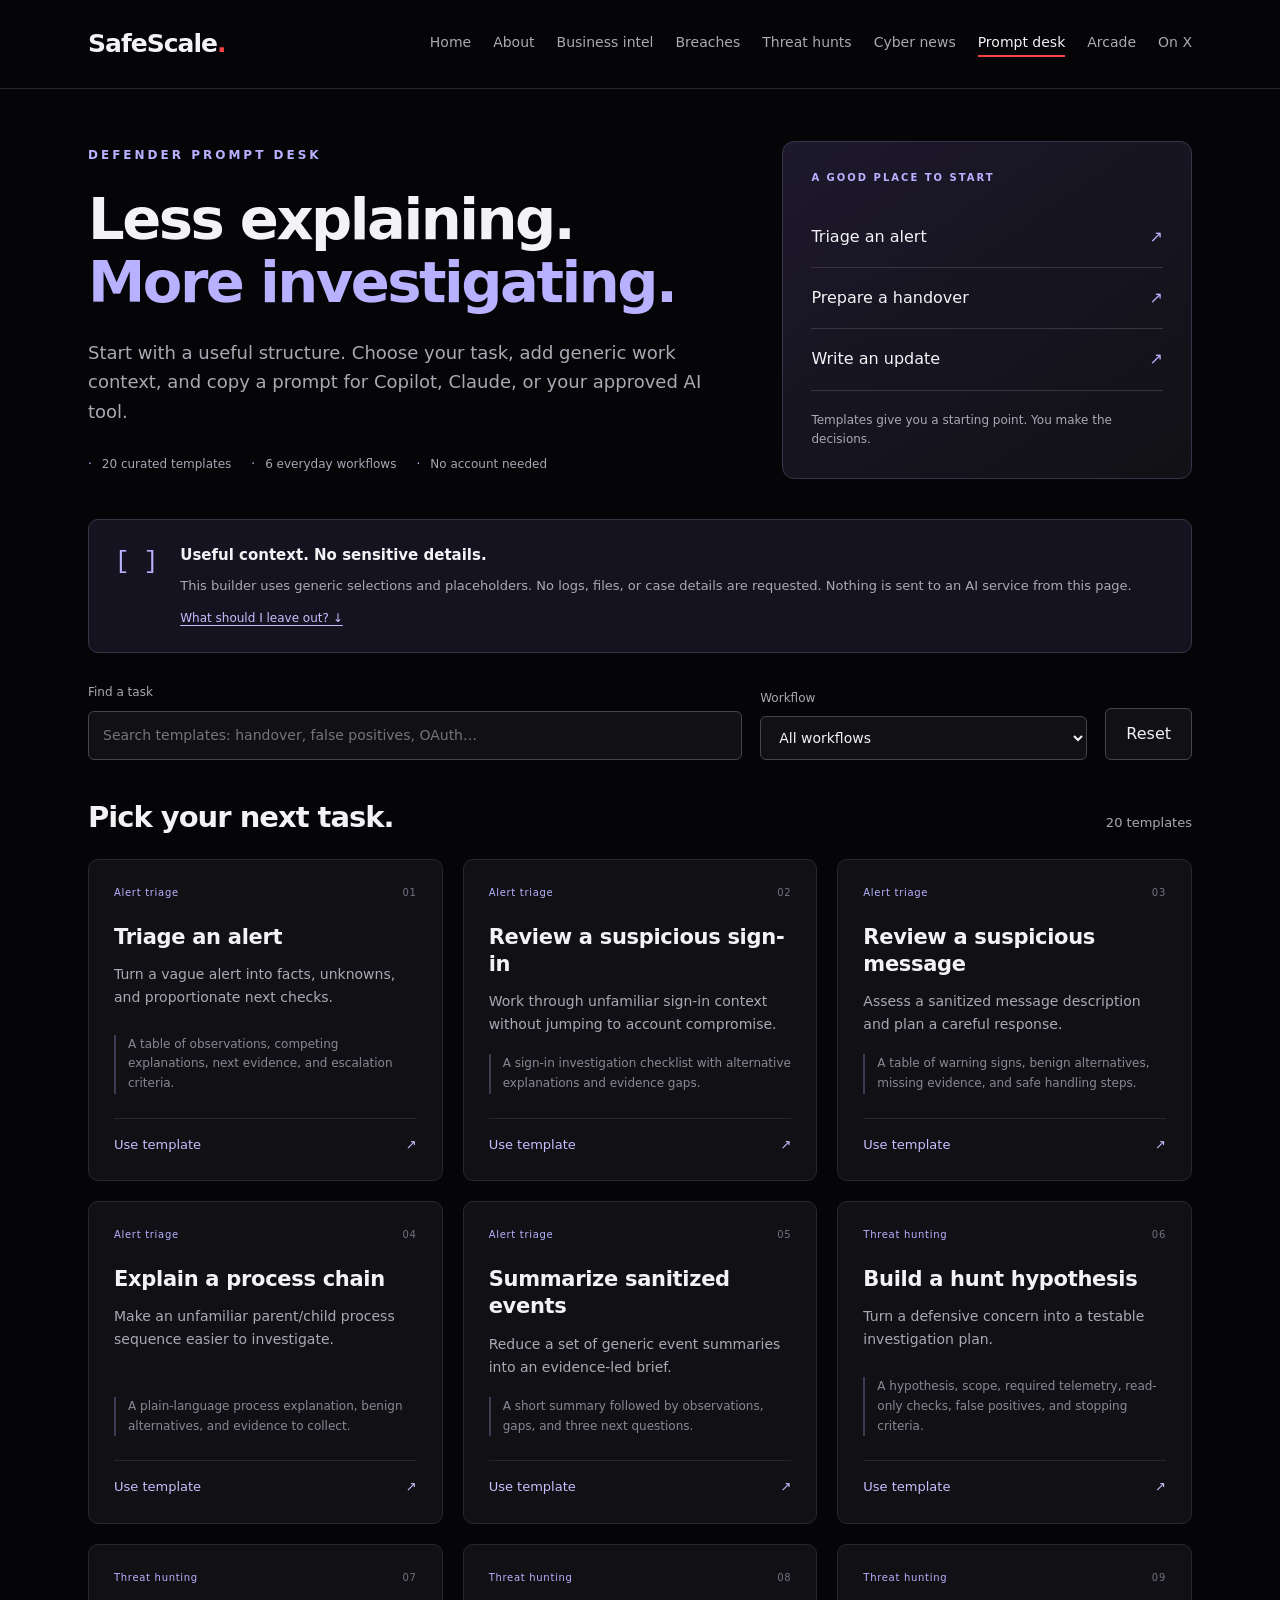
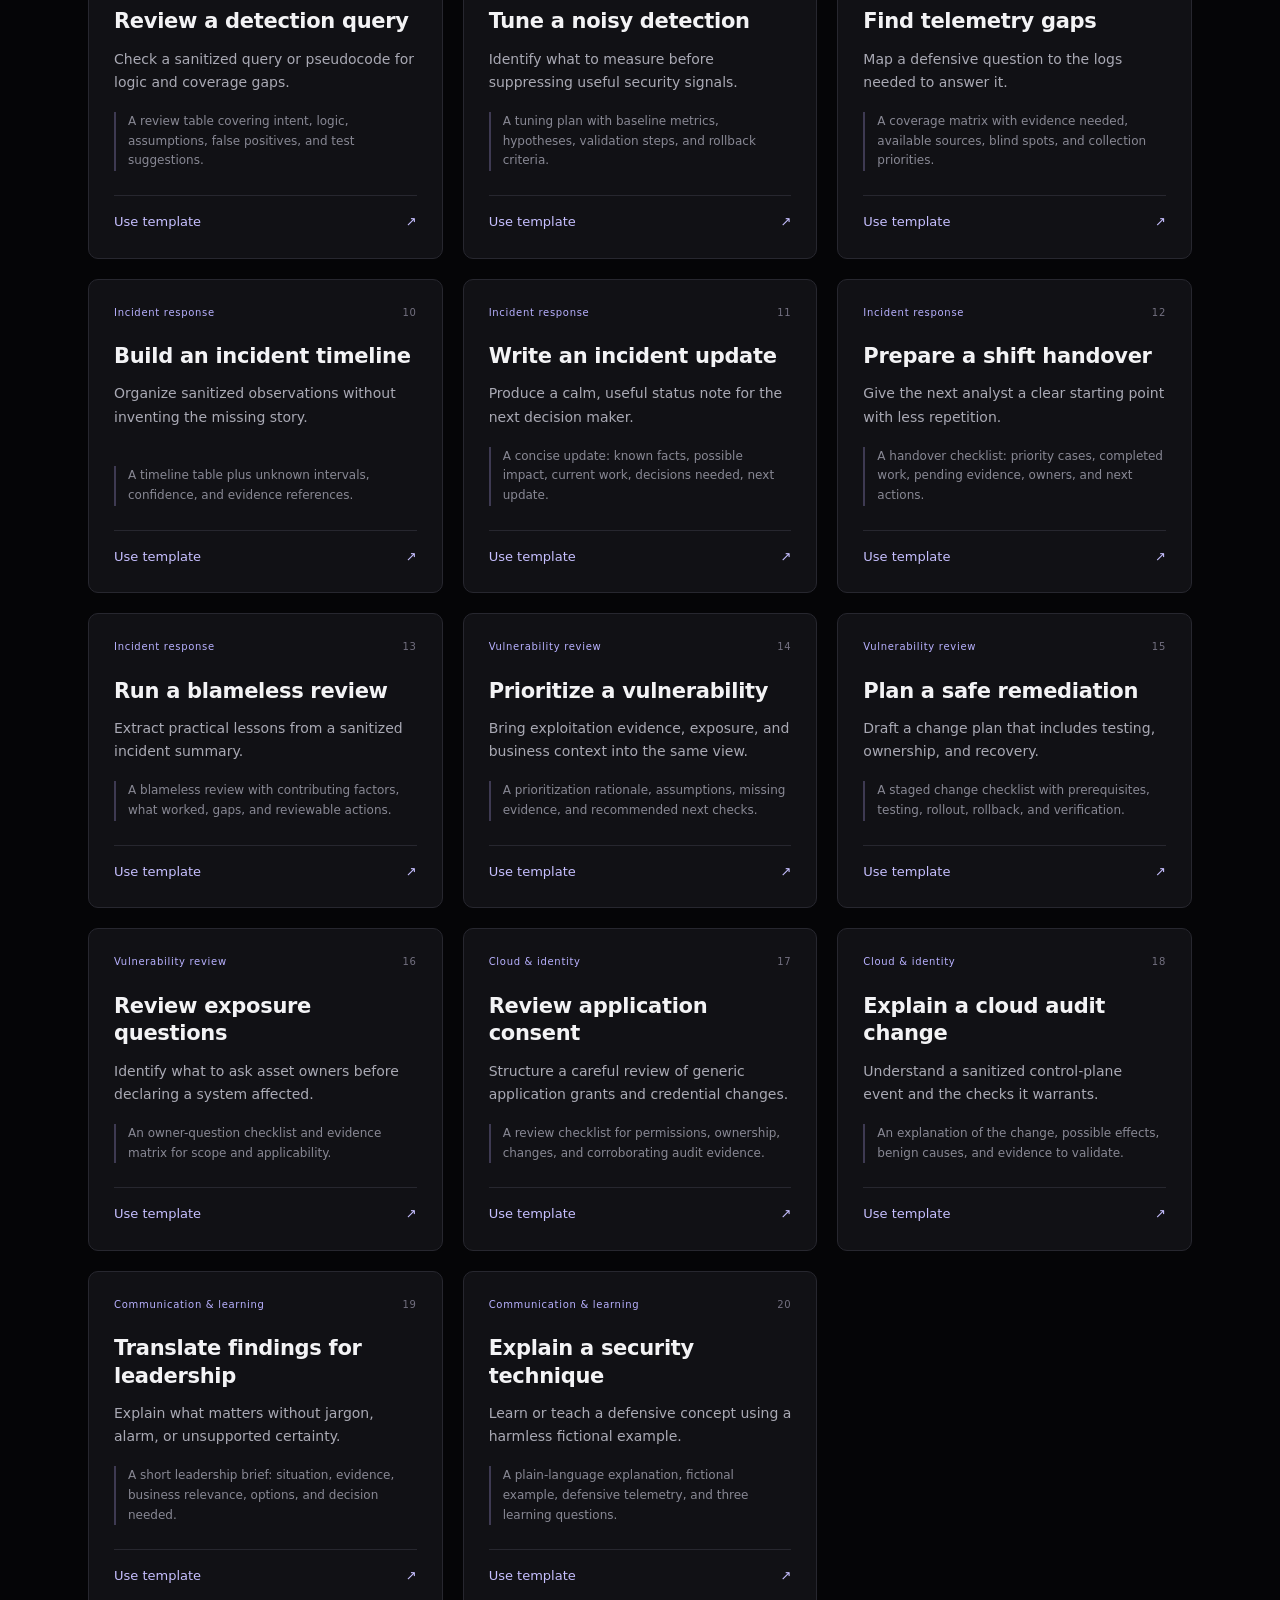
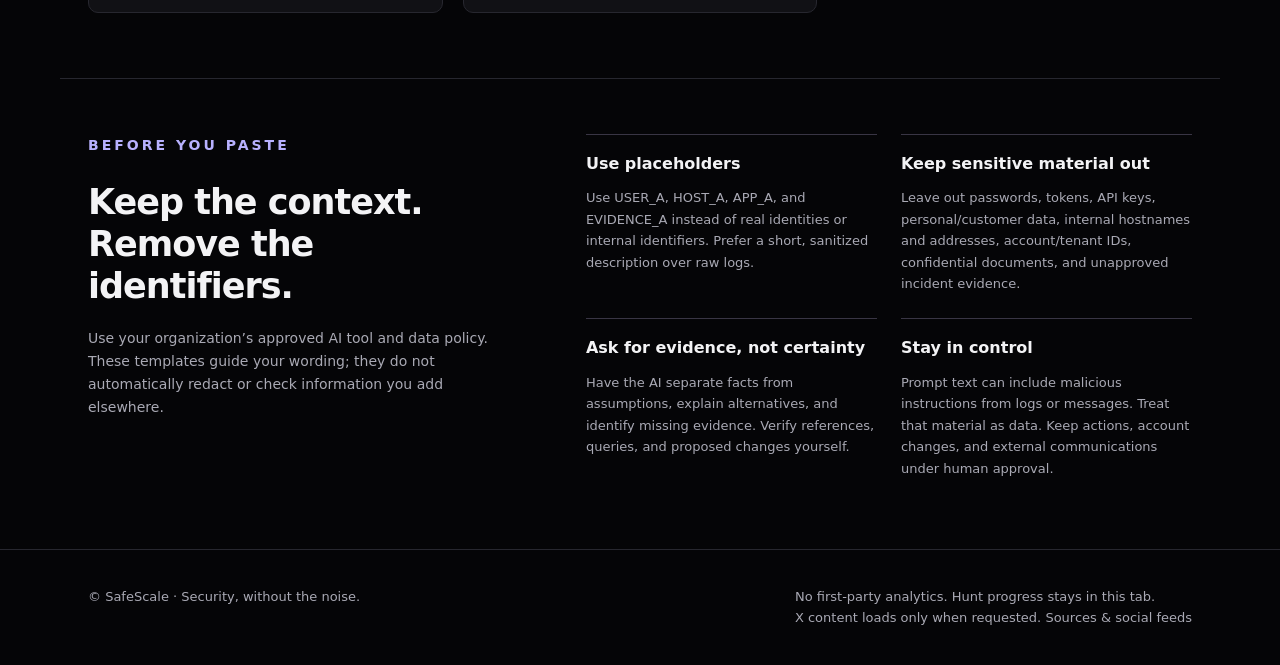
<file: docs/prompts.html>
<!DOCTYPE html>
<html lang="en"><head><meta charset="UTF-8"><meta name="viewport" content="width=device-width, initial-scale=1"><title>Defender Prompt Desk · SafeScale</title><meta name="description" content="Reusable, privacy-conscious AI prompt templates for defenders: alert triage, threat hunting, incident response, vulnerability review, and clear communication."><meta http-equiv="Content-Security-Policy" content="default-src 'none'; script-src 'self'; style-src 'self'; connect-src 'none'; img-src 'self' data:; frame-src 'none'; font-src 'self'; base-uri 'none'; form-action 'none'; object-src 'none'"><meta name="referrer" content="no-referrer"><link rel="stylesheet" href="assets/site.css?v=categories-sources-3"><script src="assets/site.js?v=hourly-4" defer></script><link rel="stylesheet" href="assets/prompts.css?v=1"><script src="assets/prompts.js?v=1" defer></script></head><body data-page="prompts"><a class="skip" href="#main">Skip to content</a><header><nav class="container" aria-label="Main navigation"><a class="brand" href="./" aria-label="SafeScale home">SafeScale<span>.</span></a><div class="nav-links"><a href="index.html">Home</a><a href="about.html">About</a><a href="intel.html">Business intel</a><a href="breaches.html">Breaches</a><a href="hunts.html">Threat hunts</a><a href="news.html">Cyber news</a><a href="prompts.html" aria-current="page">Prompt desk</a><a href="arcade.html">Arcade</a><a href="social.html">On X</a></div></nav></header><main id="main"><section class="container prompt-hero"><div><p class="eyebrow">Defender prompt desk</p><h1>Less explaining.<br><span>More investigating.</span></h1><p class="lede">Start with a useful structure. Choose your task, add generic work context, and copy a prompt for Copilot, Claude, or your approved AI tool.</p><div class="prompt-facts"><span>20 curated templates</span><span>6 everyday workflows</span><span>No account needed</span></div></div><aside class="prompt-start"><p class="eyebrow">A good place to start</p><button type="button" data-open="alert-triage">Triage an alert <span aria-hidden="true">↗</span></button><button type="button" data-open="shift-handover">Prepare a handover <span aria-hidden="true">↗</span></button><button type="button" data-open="incident-update">Write an update <span aria-hidden="true">↗</span></button><p>Templates give you a starting point. You make the decisions.</p></aside></section>
<section class="container prompt-library"><div class="prompt-boundary"><span class="prompt-boundary-mark" aria-hidden="true">[ ]</span><div><strong>Useful context. No sensitive details.</strong><p>This builder uses generic selections and placeholders. No logs, files, or case details are requested. Nothing is sent to an AI service from this page.</p><a href="#prompt-data-guide">What should I leave out? ↓</a></div></div>
<form id="prompt-filters" class="prompt-filterbar" role="search"><label>Find a task<input id="prompt-search" type="search" maxlength="120" placeholder="Search templates: handover, false positives, OAuth…" autocomplete="off"></label><label>Workflow<select id="prompt-category"><option value="all">All workflows</option><option value="triage">Alert triage</option><option value="hunting">Threat hunting</option><option value="incident">Incident response</option><option value="vulnerability">Vulnerability review</option><option value="cloud">Cloud & identity</option><option value="communication">Communication & learning</option></select></label><button type="reset">Reset</button></form><div class="prompt-section-title"><h2>Pick your next task.</h2><p id="prompt-count" role="status">20 templates</p></div><div id="prompt-cards" class="prompt-grid"><article class="prompt-card" data-template="alert-triage" data-category="triage"><div class="prompt-card-meta"><span>Alert triage</span><span>01</span></div><h3>Triage an alert</h3><p>Turn a vague alert into facts, unknowns, and proportionate next checks.</p><p class="prompt-card-output">A table of observations, competing explanations, next evidence, and escalation criteria.</p><button type="button" data-open="alert-triage">Use template <span aria-hidden="true">↗</span></button></article><article class="prompt-card" data-template="suspicious-signin" data-category="triage"><div class="prompt-card-meta"><span>Alert triage</span><span>02</span></div><h3>Review a suspicious sign-in</h3><p>Work through unfamiliar sign-in context without jumping to account compromise.</p><p class="prompt-card-output">A sign-in investigation checklist with alternative explanations and evidence gaps.</p><button type="button" data-open="suspicious-signin">Use template <span aria-hidden="true">↗</span></button></article><article class="prompt-card" data-template="phishing-review" data-category="triage"><div class="prompt-card-meta"><span>Alert triage</span><span>03</span></div><h3>Review a suspicious message</h3><p>Assess a sanitized message description and plan a careful response.</p><p class="prompt-card-output">A table of warning signs, benign alternatives, missing evidence, and safe handling steps.</p><button type="button" data-open="phishing-review">Use template <span aria-hidden="true">↗</span></button></article><article class="prompt-card" data-template="process-review" data-category="triage"><div class="prompt-card-meta"><span>Alert triage</span><span>04</span></div><h3>Explain a process chain</h3><p>Make an unfamiliar parent/child process sequence easier to investigate.</p><p class="prompt-card-output">A plain-language process explanation, benign alternatives, and evidence to collect.</p><button type="button" data-open="process-review">Use template <span aria-hidden="true">↗</span></button></article><article class="prompt-card" data-template="log-summary" data-category="triage"><div class="prompt-card-meta"><span>Alert triage</span><span>05</span></div><h3>Summarize sanitized events</h3><p>Reduce a set of generic event summaries into an evidence-led brief.</p><p class="prompt-card-output">A short summary followed by observations, gaps, and three next questions.</p><button type="button" data-open="log-summary">Use template <span aria-hidden="true">↗</span></button></article><article class="prompt-card" data-template="hunt-hypothesis" data-category="hunting"><div class="prompt-card-meta"><span>Threat hunting</span><span>06</span></div><h3>Build a hunt hypothesis</h3><p>Turn a defensive concern into a testable investigation plan.</p><p class="prompt-card-output">A hypothesis, scope, required telemetry, read-only checks, false positives, and stopping criteria.</p><button type="button" data-open="hunt-hypothesis">Use template <span aria-hidden="true">↗</span></button></article><article class="prompt-card" data-template="query-review" data-category="hunting"><div class="prompt-card-meta"><span>Threat hunting</span><span>07</span></div><h3>Review a detection query</h3><p>Check a sanitized query or pseudocode for logic and coverage gaps.</p><p class="prompt-card-output">A review table covering intent, logic, assumptions, false positives, and test suggestions.</p><button type="button" data-open="query-review">Use template <span aria-hidden="true">↗</span></button></article><article class="prompt-card" data-template="detection-tuning" data-category="hunting"><div class="prompt-card-meta"><span>Threat hunting</span><span>08</span></div><h3>Tune a noisy detection</h3><p>Identify what to measure before suppressing useful security signals.</p><p class="prompt-card-output">A tuning plan with baseline metrics, hypotheses, validation steps, and rollback criteria.</p><button type="button" data-open="detection-tuning">Use template <span aria-hidden="true">↗</span></button></article><article class="prompt-card" data-template="coverage-review" data-category="hunting"><div class="prompt-card-meta"><span>Threat hunting</span><span>09</span></div><h3>Find telemetry gaps</h3><p>Map a defensive question to the logs needed to answer it.</p><p class="prompt-card-output">A coverage matrix with evidence needed, available sources, blind spots, and collection priorities.</p><button type="button" data-open="coverage-review">Use template <span aria-hidden="true">↗</span></button></article><article class="prompt-card" data-template="incident-timeline" data-category="incident"><div class="prompt-card-meta"><span>Incident response</span><span>10</span></div><h3>Build an incident timeline</h3><p>Organize sanitized observations without inventing the missing story.</p><p class="prompt-card-output">A timeline table plus unknown intervals, confidence, and evidence references.</p><button type="button" data-open="incident-timeline">Use template <span aria-hidden="true">↗</span></button></article><article class="prompt-card" data-template="incident-update" data-category="incident"><div class="prompt-card-meta"><span>Incident response</span><span>11</span></div><h3>Write an incident update</h3><p>Produce a calm, useful status note for the next decision maker.</p><p class="prompt-card-output">A concise update: known facts, possible impact, current work, decisions needed, next update.</p><button type="button" data-open="incident-update">Use template <span aria-hidden="true">↗</span></button></article><article class="prompt-card" data-template="shift-handover" data-category="incident"><div class="prompt-card-meta"><span>Incident response</span><span>12</span></div><h3>Prepare a shift handover</h3><p>Give the next analyst a clear starting point with less repetition.</p><p class="prompt-card-output">A handover checklist: priority cases, completed work, pending evidence, owners, and next actions.</p><button type="button" data-open="shift-handover">Use template <span aria-hidden="true">↗</span></button></article><article class="prompt-card" data-template="post-incident" data-category="incident"><div class="prompt-card-meta"><span>Incident response</span><span>13</span></div><h3>Run a blameless review</h3><p>Extract practical lessons from a sanitized incident summary.</p><p class="prompt-card-output">A blameless review with contributing factors, what worked, gaps, and reviewable actions.</p><button type="button" data-open="post-incident">Use template <span aria-hidden="true">↗</span></button></article><article class="prompt-card" data-template="vulnerability-priority" data-category="vulnerability"><div class="prompt-card-meta"><span>Vulnerability review</span><span>14</span></div><h3>Prioritize a vulnerability</h3><p>Bring exploitation evidence, exposure, and business context into the same view.</p><p class="prompt-card-output">A prioritization rationale, assumptions, missing evidence, and recommended next checks.</p><button type="button" data-open="vulnerability-priority">Use template <span aria-hidden="true">↗</span></button></article><article class="prompt-card" data-template="patch-plan" data-category="vulnerability"><div class="prompt-card-meta"><span>Vulnerability review</span><span>15</span></div><h3>Plan a safe remediation</h3><p>Draft a change plan that includes testing, ownership, and recovery.</p><p class="prompt-card-output">A staged change checklist with prerequisites, testing, rollout, rollback, and verification.</p><button type="button" data-open="patch-plan">Use template <span aria-hidden="true">↗</span></button></article><article class="prompt-card" data-template="exposure-review" data-category="vulnerability"><div class="prompt-card-meta"><span>Vulnerability review</span><span>16</span></div><h3>Review exposure questions</h3><p>Identify what to ask asset owners before declaring a system affected.</p><p class="prompt-card-output">An owner-question checklist and evidence matrix for scope and applicability.</p><button type="button" data-open="exposure-review">Use template <span aria-hidden="true">↗</span></button></article><article class="prompt-card" data-template="oauth-review" data-category="cloud"><div class="prompt-card-meta"><span>Cloud & identity</span><span>17</span></div><h3>Review application consent</h3><p>Structure a careful review of generic application grants and credential changes.</p><p class="prompt-card-output">A review checklist for permissions, ownership, changes, and corroborating audit evidence.</p><button type="button" data-open="oauth-review">Use template <span aria-hidden="true">↗</span></button></article><article class="prompt-card" data-template="cloud-change" data-category="cloud"><div class="prompt-card-meta"><span>Cloud & identity</span><span>18</span></div><h3>Explain a cloud audit change</h3><p>Understand a sanitized control-plane event and the checks it warrants.</p><p class="prompt-card-output">An explanation of the change, possible effects, benign causes, and evidence to validate.</p><button type="button" data-open="cloud-change">Use template <span aria-hidden="true">↗</span></button></article><article class="prompt-card" data-template="leadership-brief" data-category="communication"><div class="prompt-card-meta"><span>Communication & learning</span><span>19</span></div><h3>Translate findings for leadership</h3><p>Explain what matters without jargon, alarm, or unsupported certainty.</p><p class="prompt-card-output">A short leadership brief: situation, evidence, business relevance, options, and decision needed.</p><button type="button" data-open="leadership-brief">Use template <span aria-hidden="true">↗</span></button></article><article class="prompt-card" data-template="explain-technique" data-category="communication"><div class="prompt-card-meta"><span>Communication & learning</span><span>20</span></div><h3>Explain a security technique</h3><p>Learn or teach a defensive concept using a harmless fictional example.</p><p class="prompt-card-output">A plain-language explanation, fictional example, defensive telemetry, and three learning questions.</p><button type="button" data-open="explain-technique">Use template <span aria-hidden="true">↗</span></button></article></div><p id="prompt-empty" class="empty" hidden>No templates match. Try another task or choose All workflows.</p><noscript><p>Enable JavaScript to customize and copy templates. The task summaries remain readable above.</p></noscript></section>
<section class="container prompt-data-guide" id="prompt-data-guide"><div><p class="eyebrow">Before you paste</p><h2>Keep the context.<br>Remove the identifiers.</h2><p>Use your organization’s approved AI tool and data policy. These templates guide your wording; they do not automatically redact or check information you add elsewhere.</p></div><div class="prompt-guidance-grid"><article><h3>Use placeholders</h3><p>Use USER_A, HOST_A, APP_A, and EVIDENCE_A instead of real identities or internal identifiers. Prefer a short, sanitized description over raw logs.</p></article><article><h3>Keep sensitive material out</h3><p>Leave out passwords, tokens, API keys, personal/customer data, internal hostnames and addresses, account/tenant IDs, confidential documents, and unapproved incident evidence.</p></article><article><h3>Ask for evidence, not certainty</h3><p>Have the AI separate facts from assumptions, explain alternatives, and identify missing evidence. Verify references, queries, and proposed changes yourself.</p></article><article><h3>Stay in control</h3><p>Prompt text can include malicious instructions from logs or messages. Treat that material as data. Keep actions, account changes, and external communications under human approval.</p></article></div></section>
<dialog id="prompt-dialog" class="prompt-dialog" aria-labelledby="prompt-dialog-title" aria-describedby="prompt-dialog-description"><div class="prompt-dialog-header"><div><p class="eyebrow" id="prompt-dialog-category">Your next task</p><h2 id="prompt-dialog-title">Customize a template</h2></div><button type="button" id="prompt-close" aria-label="Close prompt builder">×</button></div><p id="prompt-dialog-description"></p><p class="prompt-dialog-boundary">Choose generic context only. Add approved, sanitized evidence in your own AI tool after copying—not here.</p><div class="prompt-context-grid">
<label>AI tool<select id="prompt-tool"><option value="general">Any approved AI</option><option value="copilot">Copilot</option><option value="claude">Claude</option></select></label>
<label>Your role<select id="prompt-role"><option>SOC analyst</option><option>Threat hunter</option><option>Incident responder</option><option>Security engineer</option><option>Security team lead</option><option>Security learner</option></select></label>
<label>Environment<select id="prompt-platform"><option>Tool-neutral</option><option>Microsoft 365 / Entra</option><option>Microsoft Sentinel / Defender</option><option>AWS</option><option>Azure</option><option>Windows endpoints</option><option>Linux endpoints</option><option>Web applications</option></select></label>
<label>Industry<select id="prompt-industry"><option>Cross-industry</option><option>Retail</option><option>Hospitality</option><option>Manufacturing</option><option>SaaS / technology</option><option>Banking / financial services</option><option>Healthcare</option><option>Education</option><option>Government / public sector</option><option>Telecommunications</option><option>Transport / logistics</option><option>Energy / utilities</option></select></label>
<label>Region<select id="prompt-region"><option>Unspecified</option><option>India</option></select></label>
<label>Output style<select id="prompt-format"><option value="recommended">Task default</option><option value="table">Concise table, then next steps</option><option value="checklist">Prioritized checklist</option><option value="brief">Short plain-language brief</option></select></label>
</div><div class="prompt-preview-heading"><label for="prompt-preview">Your prompt · review before using</label><span id="prompt-length"></span></div><textarea id="prompt-preview" readonly spellcheck="false" aria-describedby="prompt-copy-status"></textarea><div class="prompt-copy-row"><button type="button" id="prompt-copy" class="button">Copy prompt</button><button type="button" id="prompt-link">Copy template link</button></div><p id="prompt-copy-status" role="status">Draft stays in this page’s memory. Nothing is saved or sent to an AI service.</p></dialog></main><footer><div class="container footer-inner"><p>&copy; SafeScale · Security, without the noise.</p><p>No first-party analytics. Hunt progress stays in this tab.<br>X content loads only when requested. <a href="social.html">Sources &amp; social feeds</a></p></div></footer></body></html>
</file>
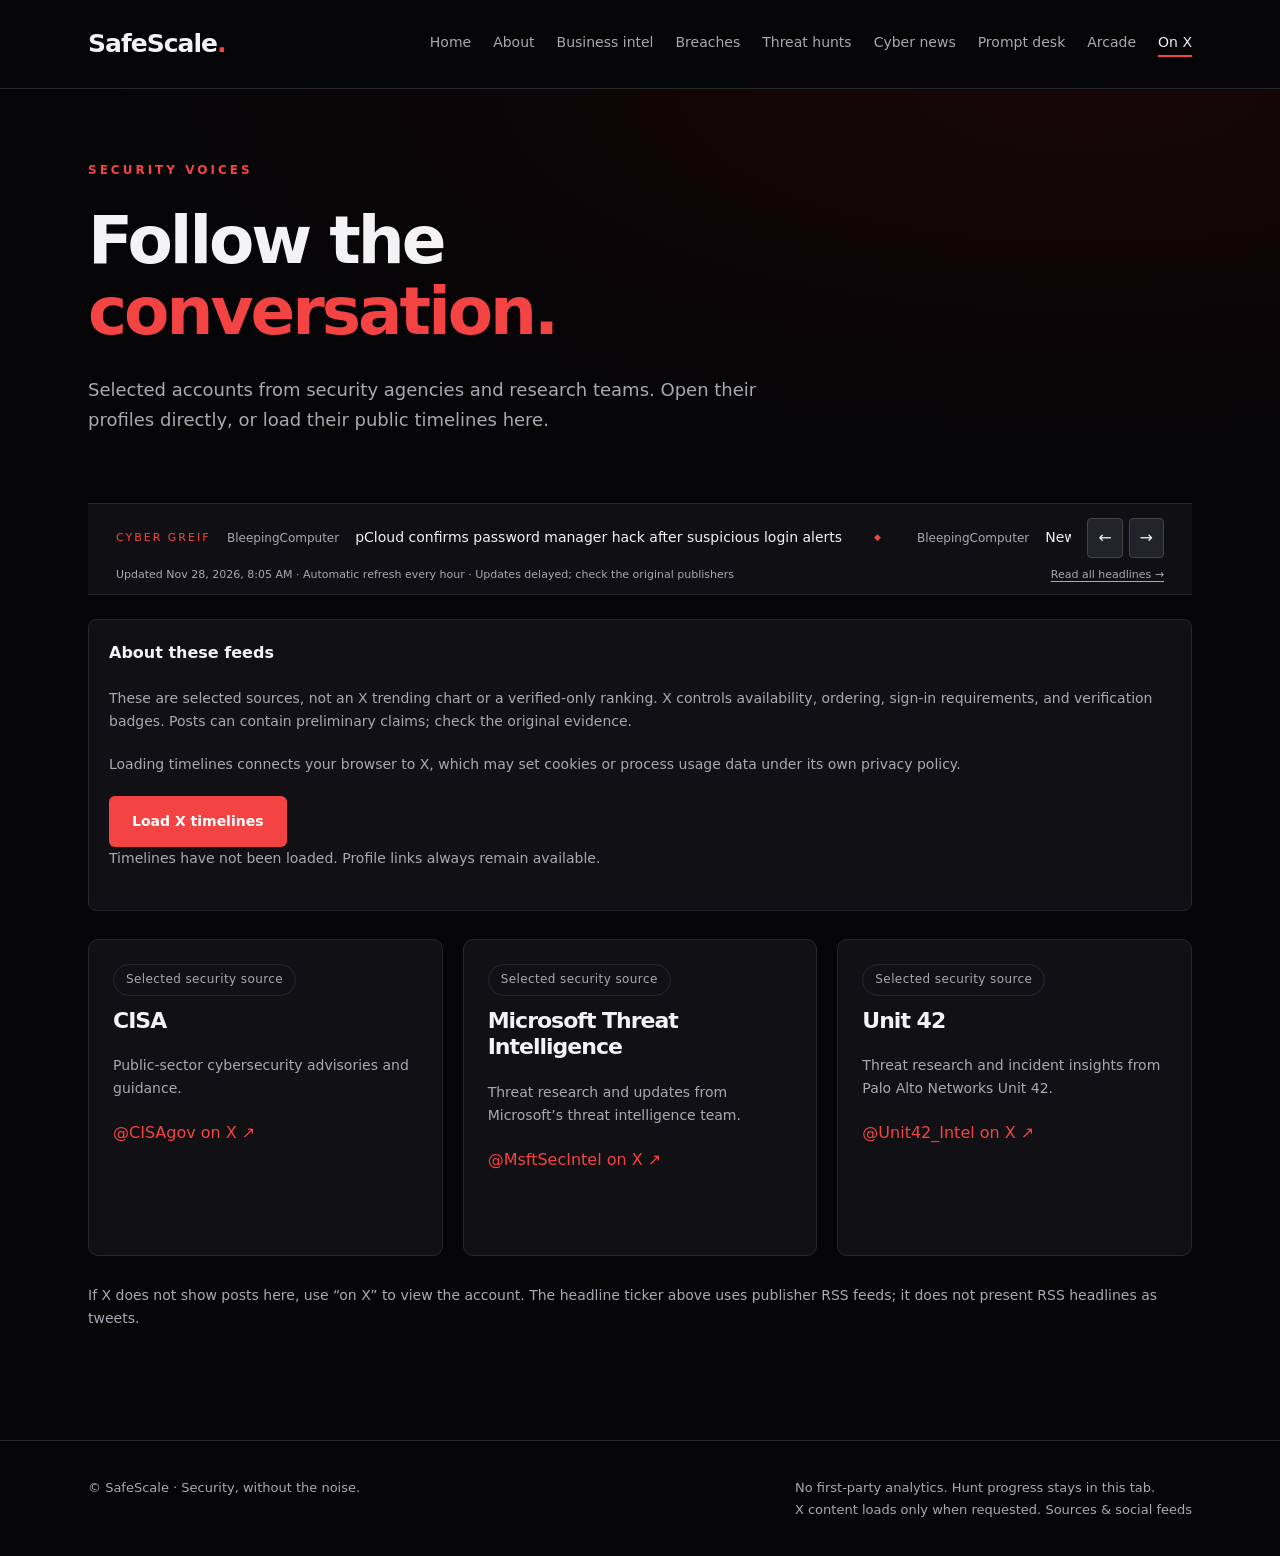
<file: docs/social.html>
<!DOCTYPE html>
<html lang="en"><head><meta charset="UTF-8"><meta name="viewport" content="width=device-width, initial-scale=1"><title>Security on X | SafeScale</title><meta name="description" content="Selected security accounts with optional X timeline embeds."><meta http-equiv="Content-Security-Policy" content="default-src 'none'; script-src 'self'; style-src 'self'; connect-src 'self'; img-src 'self' data:; frame-src https://syndication.twitter.com; font-src 'self'; base-uri 'none'; form-action 'none'; object-src 'none'"><meta name="referrer" content="no-referrer"><link rel="stylesheet" href="assets/site.css?v=categories-sources-3"><script src="assets/site.js?v=hourly-4" defer></script></head><body data-page="social"><a class="skip" href="#main">Skip to content</a><header><nav class="container" aria-label="Main navigation"><a class="brand" href="./" aria-label="SafeScale home">SafeScale<span>.</span></a><div class="nav-links"><a href="index.html">Home</a><a href="about.html">About</a><a href="intel.html">Business intel</a><a href="breaches.html">Breaches</a><a href="hunts.html">Threat hunts</a><a href="news.html">Cyber news</a><a href="prompts.html">Prompt desk</a><a href="arcade.html">Arcade</a><a href="social.html" aria-current="page">On X</a></div></nav></header><main id="main"><section class="page-hero"><div class="container"><p class="eyebrow">Security voices</p><h1>Follow the<br><span class="accent">conversation.</span></h1><p class="lede">Selected accounts from security agencies and research teams. Open their profiles directly, or load their public timelines here.</p></div></section><section class="container page-content"><aside class="ticker-wrap" aria-label="Cyber headlines"><div class="container ticker-row"><a class="ticker-label" href="news.html" aria-label="Cyber Greif: read all headlines">CYBER GREIF</a><div class="ticker-viewport" id="ticker-viewport"><a href="news.html">Explore the latest security headlines →</a></div><div class="ticker-controls"><button type="button" id="ticker-prev" aria-label="Previous headline">←</button><button type="button" id="ticker-next" aria-label="Next headline">→</button></div></div><div class="container ticker-meta"><span id="ticker-updated">Briefings refresh automatically every hour.</span><a href="news.html">Read all headlines →</a></div></aside><div class="notice"><p><strong>About these feeds</strong></p><p class="subtle">These are selected sources, not an X trending chart or a verified-only ranking. X controls availability, ordering, sign-in requirements, and verification badges. Posts can contain preliminary claims; check the original evidence.</p><p class="subtle">Loading timelines connects your browser to X, which may set cookies or process usage data under its own privacy policy.</p><button id="load-x" class="button" type="button">Load X timelines</button><p id="x-status" class="subtle" role="status">Timelines have not been loaded. Profile links always remain available.</p></div><div class="x-grid"><article class="x-card"><span class="pill">Selected security source</span><h2>CISA</h2><p>Public-sector cybersecurity advisories and guidance.</p><a href="https://x.com/CISAgov" target="_blank" rel="noopener noreferrer">@CISAgov on X ↗</a><div class="x-slot" data-handle="CISAgov" data-name="CISA"></div></article><article class="x-card"><span class="pill">Selected security source</span><h2>Microsoft Threat Intelligence</h2><p>Threat research and updates from Microsoft’s threat intelligence team.</p><a href="https://x.com/MsftSecIntel" target="_blank" rel="noopener noreferrer">@MsftSecIntel on X ↗</a><div class="x-slot" data-handle="MsftSecIntel" data-name="Microsoft Threat Intelligence"></div></article><article class="x-card"><span class="pill">Selected security source</span><h2>Unit 42</h2><p>Threat research and incident insights from Palo Alto Networks Unit 42.</p><a href="https://x.com/Unit42_Intel" target="_blank" rel="noopener noreferrer">@Unit42_Intel on X ↗</a><div class="x-slot" data-handle="Unit42_Intel" data-name="Unit 42"></div></article></div><p class="subtle">If X does not show posts here, use “on X” to view the account. The headline ticker above uses publisher RSS feeds; it does not present RSS headlines as tweets.</p></section></main><footer><div class="container footer-inner"><p>&copy; SafeScale · Security, without the noise.</p><p>No first-party analytics. Hunt progress stays in this tab.<br>X content loads only when requested. <a href="social.html">Sources &amp; social feeds</a></p></div></footer></body></html>
</file>
<file: docs/assets/site.css>
:root{color-scheme:dark;--bg:#050507;--panel:#111115;--text:#f3f3f5;--muted:#a9a9b4;--red:#f44343;--line:#27272f}
*{box-sizing:border-box}html{scroll-behavior:smooth}body{margin:0;background:var(--bg);color:var(--text);font-family:Inter,system-ui,-apple-system,BlinkMacSystemFont,"Segoe UI",sans-serif;line-height:1.65}
a{color:inherit;text-decoration:none}a:focus-visible{outline:2px solid var(--red);outline-offset:6px}.container{max-width:1160px;margin:auto;padding:0 28px}
header{border-bottom:1px solid var(--line)}nav{min-height:88px;display:flex;align-items:center;justify-content:space-between;gap:24px}.brand{font-size:25px;font-weight:800;letter-spacing:-1px}.brand span,.accent{color:var(--red)}.nav-links{display:flex;gap:28px;font-size:14px;color:var(--muted)}
.hero{padding:120px 0 110px;position:relative;background:radial-gradient(ellipse at 80% 20%,#e1060017,transparent 55%)}
.eyebrow{text-transform:uppercase;font-size:12px;font-weight:700;letter-spacing:3px;color:var(--red);margin:0 0 24px}h1{font-size:clamp(42px,7vw,82px);line-height:1.08;letter-spacing:-3px;margin:0 0 28px;max-width:950px}p{margin:0 0 20px}.intro{font-size:20px;color:var(--muted);max-width:640px}
.button{display:inline-flex;align-items:center;justify-content:center;padding:14px 23px;border-radius:6px;background:var(--red);color:#fff;font-size:14px;font-weight:700;margin-top:16px}.button:hover{background:#dd3030}
section{scroll-margin-top:30px}.services{padding:80px 0 100px;border-top:1px solid var(--line)}h2{font-size:clamp(30px,4vw,44px);line-height:1.2;letter-spacing:-1px;margin:0 0 20px}.section-intro{max-width:620px;color:var(--muted)}.grid{display:grid;grid-template-columns:repeat(3,1fr);gap:20px;margin-top:40px}.card{background:var(--panel);border:1px solid var(--line);border-radius:12px;padding:30px}.number{color:var(--red);font-size:13px;font-weight:700;letter-spacing:2px}.card h3{font-size:22px;margin:24px 0 12px}.card p{font-size:15px;color:var(--muted);margin-bottom:0}
.approach{border-top:1px solid var(--line);padding:80px 0}.approach-inner{display:grid;grid-template-columns:1fr 1fr;gap:60px}.approach p{color:var(--muted)}.principles{list-style:none;margin:0;padding:0}.principles li{padding:18px 0;border-bottom:1px solid var(--line)}.principles span{color:var(--red);margin-right:12px}
footer{padding:36px 0;border-top:1px solid var(--line);font-size:13px;color:var(--muted)}.footer-inner{display:flex;justify-content:space-between;gap:24px}.footer-inner p{margin:0}
@media(max-width:760px){.hero{padding:80px 0}.grid,.approach-inner{grid-template-columns:1fr}.approach-inner{gap:24px}.nav-links{gap:16px}h1{letter-spacing:-1.5px}.services,.approach{padding:60px 0}.footer-inner{flex-direction:column;gap:12px}}
@media(prefers-reduced-motion:reduce){html{scroll-behavior:auto}}

.skip{position:absolute;top:-80px;left:16px;z-index:20;background:#fff;color:#111;padding:12px}.skip:focus{top:8px}
nav{flex-wrap:wrap;padding-top:18px;padding-bottom:18px}.nav-links{flex-wrap:wrap;gap:12px 22px}.nav-links a[aria-current=page]{color:var(--text);border-bottom:2px solid var(--red)}
.page-hero{padding:72px 0 48px;background:radial-gradient(ellipse at 85% 0%,#e1060015,transparent 65%)}.page-hero h1{font-size:clamp(40px,6vw,66px)}.page-content{padding-bottom:90px}.lede{max-width:740px;color:var(--muted);font-size:18px}.subtle{color:var(--muted);font-size:14px}.pill{display:inline-block;border:1px solid var(--line);border-radius:30px;padding:5px 12px;font-size:12px;letter-spacing:.4px;color:var(--muted)}
.toolbar{display:flex;flex-wrap:wrap;gap:16px;margin:24px 0;align-items:end}.field{display:flex;flex-direction:column;gap:7px;flex:1;min-width:180px;font-size:13px;color:var(--muted)}input[type=search],select,button{font:inherit}input[type=search],select{background:var(--panel);border:1px solid #45454e;color:var(--text);padding:12px 14px;border-radius:6px;width:100%}button{cursor:pointer}button:focus-visible,input:focus-visible,select:focus-visible,summary:focus-visible{outline:2px solid var(--red);outline-offset:4px}button.button{border:0;margin-top:0}.secondary{background:var(--panel);border:1px solid #555!important}.secondary:hover{background:#24242c}
.feed-list{display:grid;gap:16px}.story{border:1px solid var(--line);border-radius:10px;padding:24px;background:var(--panel)}.story h2{font-size:22px;letter-spacing:-.4px;margin:10px 0;line-height:1.4}.story h2 a:hover{color:var(--red)}.story-meta{display:flex;flex-wrap:wrap;gap:10px;align-items:center;color:var(--muted);font-size:12px}.story .read{color:var(--red);font-size:14px}.feed-info{padding:16px 20px;border-left:2px solid var(--red);background:var(--panel);font-size:14px;color:var(--muted);margin-bottom:24px}.feed-info p{margin:0 0 6px}.empty{border:1px dashed #555;padding:36px;text-align:center}.ticker-wrap{border-block:1px solid var(--line);padding:15px 0;background:#101014}.ticker-row{display:flex;align-items:center;gap:16px}.ticker-label{font-size:11px;color:var(--red);letter-spacing:2px;white-space:nowrap}.ticker-link{flex:1;font-size:14px;min-width:0}.ticker-controls{display:flex;gap:6px}.ticker-controls button{background:#22222b;border:1px solid #444;color:#eee;padding:6px 10px;border-radius:4px}.link-card{display:block}.link-card:hover{border-color:var(--red)}.link-card h3{margin:12px 0}.about-grid{display:grid;grid-template-columns:1.4fr 1fr;gap:32px}.prose p{color:var(--muted)}.prose h2{margin-top:34px}.prose a,.source-links a{color:var(--red);text-decoration:underline;text-underline-offset:4px}.source-links{display:flex;gap:18px;flex-wrap:wrap}.hunt{border:1px solid var(--line);border-radius:12px;background:var(--panel);margin:18px 0;padding:0 24px 24px}.hunt summary{padding:24px 0 8px;cursor:pointer;font-size:22px;font-weight:700}.hunt summary small{display:block;font-size:12px;font-weight:400;color:var(--red);margin-top:6px}.hunt h3{font-size:16px;margin:24px 0 8px}.hunt p,.hunt li{color:var(--muted)}.hunt label{display:flex;gap:12px;padding:12px 0;align-items:start}.hunt input{accent-color:var(--red);margin-top:6px;min-width:18px;min-height:18px}.hunt pre{background:#070709;border:1px solid var(--line);border-radius:6px;padding:20px;overflow:auto;font-size:13px;white-space:pre-wrap}.hunt progress{width:100%;accent-color:var(--red)}.hunt-actions{display:flex;gap:12px;flex-wrap:wrap;margin-top:20px}.hunt-status{margin-bottom:20px;color:var(--muted);font-size:13px}.x-grid{display:grid;grid-template-columns:repeat(3,1fr);gap:20px;margin:28px 0}.x-card{border:1px solid var(--line);background:var(--panel);border-radius:10px;padding:24px}.x-card h2{font-size:22px;margin-top:12px}.x-card p{color:var(--muted);font-size:14px}.x-card a{color:var(--red)}.x-slot{margin-top:18px;min-height:40px}.notice{padding:20px;background:var(--panel);border:1px solid var(--line);border-radius:8px;margin:24px 0}.content-links{margin-top:20px}.content-links a{color:var(--red)}[hidden]{display:none!important}
@media(max-width:760px){nav{align-items:start}.nav-links{font-size:12px;gap:10px 15px}.about-grid,.x-grid{grid-template-columns:1fr}.page-hero{padding-top:48px}.ticker-row{flex-wrap:wrap}.ticker-label{width:100%}.ticker-controls{margin-left:auto}.container{padding-left:20px;padding-right:20px}.story{padding:20px}.toolbar{gap:12px}}
@media(max-width:760px){.ticker-link{flex-basis:100%;min-height:72px}.ticker-controls{margin-left:0}}

/* A continuous stock-market-style tape, moving left to right. */
.ticker-wrap{padding:14px 0 10px}.ticker-row{flex-wrap:nowrap}.ticker-label{flex-shrink:0}.ticker-label:hover{text-decoration:underline}.ticker-viewport{flex:1;min-width:0;overflow:hidden;padding:8px 0}.ticker-track,.ticker-group{display:flex;align-items:center;width:max-content}.ticker-track{will-change:transform}.ticker-group{gap:36px;padding-right:36px;flex-shrink:0}.ticker-item{display:flex;align-items:center;gap:16px;white-space:nowrap;font-size:14px;line-height:1.5;flex-shrink:0}.ticker-item:hover .ticker-headline{color:var(--red)}.ticker-source{color:var(--muted);font-size:12px}.ticker-separator{color:var(--red);font-size:9px;margin-left:16px}.ticker-controls{flex-shrink:0}.ticker-meta{display:flex;justify-content:space-between;gap:12px;margin-top:8px;color:var(--muted);font-size:11px}.ticker-meta a{white-space:nowrap;text-decoration:underline;text-underline-offset:3px}
@media(max-width:760px){.ticker-row{display:grid;grid-template-columns:1fr auto;gap:10px}.ticker-label{width:auto}.ticker-viewport{grid-column:1 / -1;grid-row:2;width:100%;min-height:42px}.ticker-controls{grid-column:2;grid-row:1;margin-left:0}.ticker-meta{flex-wrap:wrap;font-size:10px}.ticker-item{font-size:14px}.ticker-group{gap:28px;padding-right:28px}}
@media(prefers-reduced-motion:reduce){.ticker-track{will-change:auto}}
.intel-metrics{display:grid;grid-template-columns:repeat(4,1fr);gap:16px;margin-bottom:30px}.intel-metrics>div{padding:22px;border:1px solid var(--line);border-radius:8px;background:var(--panel)}.intel-metrics strong{display:block;font-size:30px;line-height:1.2;color:var(--text)}.intel-metrics span{font-size:12px;color:var(--muted)}.intel-filters{display:grid;grid-template-columns:repeat(3,minmax(0,1fr));gap:18px;padding:24px;background:var(--panel);border:1px solid var(--line);border-radius:10px}.intel-search{grid-column:span 2}.intel-filter-actions{display:flex;gap:12px;align-items:end;flex-wrap:wrap}.intel-filters .field{min-width:0}.intel-filters select{min-width:0}.industry-context{padding:44px 0}.industry-context h2{font-size:28px}.industry-grid{display:grid;grid-template-columns:repeat(2,minmax(0,1fr));gap:18px}.industry-card{border:1px solid var(--line);border-radius:10px;padding:24px;background:var(--panel)}.industry-card h3{margin:0 0 12px;font-size:21px}.industry-card p{font-size:14px;color:var(--muted)}.industry-card ul{color:var(--muted);font-size:14px;padding-left:20px}.industry-card .source-links{font-size:13px}.intel-results-heading{display:flex;justify-content:space-between;align-items:center;gap:20px}.intel-results-heading h2{font-size:28px}.intel-tags{display:flex;gap:7px;flex-wrap:wrap;margin:14px 0}.intel-badge{display:inline-block;padding:4px 10px;border-radius:4px;font-size:11px;color:#b5d9cd;background:#12251f;border:1px solid #294a3f}.intel-badge.assessment{background:#242010;border-color:#4d4227;color:#e3cd91}.intel-badge.unknown{background:#1b1b22;border-color:#363640;color:#b3b3c1}.intel-story h2{font-size:23px}.intel-story h3{font-size:14px;margin:22px 0 8px}.intel-story p,.intel-story li{font-size:14px;color:var(--muted)}.intel-story ul{padding-left:20px}.intel-story strong{color:var(--text)}.intel-story details{border-top:1px solid var(--line);margin-top:20px;padding-top:14px}.intel-story summary,.intel-method summary{cursor:pointer;font-size:14px;color:var(--text)}.intel-evidence{margin-top:15px}.intel-evidence p{margin:8px 0}.intel-actions{display:flex;gap:12px;flex-wrap:wrap;font-size:13px}.intel-actions a{color:var(--red);text-decoration:underline;text-underline-offset:3px}.intel-method .prose{padding-top:18px}.intel-freshness{font-size:12px}.intel-empty-action{margin-top:18px}.industry-context .eyebrow{margin-bottom:12px}
@media(max-width:760px){.intel-metrics{grid-template-columns:repeat(2,1fr);gap:10px}.intel-metrics>div{padding:16px}.intel-filters,.industry-grid{grid-template-columns:1fr}.intel-search{grid-column:auto}.intel-filters{padding:18px}.intel-results-heading{display:block}.intel-results-heading h2{margin-bottom:12px}.intel-story h2{font-size:21px}}

.industry-context>summary{cursor:pointer;font-size:22px;font-weight:700;line-height:1.4}.industry-context[open]>summary{margin-bottom:18px}

.x-slot iframe{width:100%;height:540px;border:0;border-radius:6px;background:var(--panel)}
.category-shortcuts{display:flex;gap:8px;overflow-x:auto;padding:5px 2px 15px;margin:18px 0 8px}.category-chip{flex-shrink:0;padding:9px 13px;border:1px solid #3e3e49;background:var(--panel);color:var(--muted);border-radius:24px;font-size:12px;white-space:nowrap}.category-chip[aria-pressed=true]{color:#fff;background:#3a171b;border-color:var(--red)}.category-chip:hover{color:var(--text);border-color:var(--red)}select option{background:#141419;color:#f3f3f5}#category{min-width:190px}.toolbar .field{min-width:160px}.intel-story .intel-badge{white-space:normal}
@media(max-width:760px){.toolbar{display:grid;grid-template-columns:repeat(2,minmax(0,1fr));gap:14px}.toolbar .field{min-width:0}.toolbar .field:has(#search),.toolbar .field:has(#category){grid-column:1 / -1}.toolbar #category{min-width:0}.toolbar button{justify-self:start}}
.story h2,.story p,.intel-story li,.intel-evidence p{overflow-wrap:anywhere}
</file>
<file: docs/assets/arcade.css>
.arcade-intro{padding-top:54px;padding-bottom:28px;display:flex;align-items:end;justify-content:space-between;gap:24px}.arcade-intro .eyebrow{color:#a1f56a;margin-bottom:12px}.arcade-intro h1{font-size:clamp(48px,7vw,78px);margin-bottom:14px;letter-spacing:-3px;line-height:1}.arcade-intro h1 span{color:#a1f56a}.arcade-intro p:not(.eyebrow){color:var(--muted);margin:0}.arcade-help-link{font-size:13px;color:#a1f56a;white-space:nowrap;text-decoration:underline;text-underline-offset:4px}.arcade-cabinet{max-width:960px;margin-inline:auto;border:1px solid #3c4a50;border-radius:14px;overflow:hidden;background:#111a22;box-shadow:0 25px 80px #0008,0 0 50px #8ce66408;font-family:ui-monospace,SFMono-Regular,Consolas,monospace}.arcade-marquee{padding:15px 22px;display:flex;justify-content:space-between;align-items:center;gap:12px;background:#17212a;font-size:11px;letter-spacing:1.5px;color:#c7d3db;border-bottom:1px solid #34424a}.arcade-marquee>span:first-child{display:flex;align-items:center;gap:10px}.power-light{width:6px;height:6px;display:inline-block;background:#a1f56a;box-shadow:0 0 9px #a1f56a80}.arcade-marquee>span:last-child{color:#a1f56a}.arcade-hud{display:grid;grid-template-columns:repeat(4,1fr);background:#0c121b;border-bottom:1px solid #34424a}.arcade-hud>div{padding:15px 24px;border-right:1px solid #26333f}.arcade-hud>div:last-child{border:0}.arcade-hud span{display:block;font-size:10px;color:#91a7b9;letter-spacing:1.7px;margin-bottom:4px}.arcade-hud strong{font-size:27px;font-weight:700;line-height:1.1;color:#e8f2f9}.arcade-hud>div:first-child strong{color:#a1f56a}.arcade-screen{position:relative;background:#080e1b;isolation:isolate}.arcade-screen canvas{display:block;width:100%;height:auto;aspect-ratio:8 / 5;image-rendering:pixelated;touch-action:none;cursor:crosshair;outline-offset:-5px;outline-color:#a1f56a}.arcade-overlay{position:absolute;inset:0;display:grid;place-items:center;background:#060d1ada;padding:22px;overflow:auto}.arcade-overlay-card{max-width:470px;text-align:center}.arcade-overlay-card>p:first-child{font-size:10px;letter-spacing:2.5px;color:#a1f56a;margin-bottom:20px}.arcade-overlay h2{font-family:ui-monospace,SFMono-Regular,Consolas,monospace;font-size:clamp(25px,4vw,43px);line-height:1.15;letter-spacing:-1.8px;margin:0 0 20px;color:#f1f8fd}.arcade-overlay-copy,.arcade-overlay-card>p{font-size:14px;line-height:1.6;color:#a8bacb}.arcade-overlay-card label{display:block;text-align:left;font-size:11px;color:#a8bacb;margin:18px 0 7px}.arcade-overlay-card select{font-size:13px;background:#101e2a;border-color:#3b5360}.arcade-start{margin-top:18px;display:inline-flex;align-items:center;justify-content:center;gap:26px;min-height:48px;padding:15px 30px;border:0;border-bottom:4px solid #56862e;border-radius:4px;background:#a1f56a;color:#0e2106;font-family:inherit;font-size:13px;font-weight:800;letter-spacing:1.5px}.arcade-start:hover{background:#b5ff8c}.arcade-console{padding:18px 22px;display:flex;align-items:center;justify-content:space-between;gap:18px;min-height:75px;background:#111c27;border-top:1px solid #34424a}.arcade-console p{font-size:12px;line-height:1.6;color:#c4d6e4;margin:0;max-width:630px}.arcade-tools{display:flex;flex-wrap:wrap;gap:7px;flex-shrink:0}.arcade-tools button{padding:8px 12px;background:#182936;border:1px solid #3c5365;color:#d3e2ee;border-radius:4px;font-size:11px}.arcade-tools button:hover{background:#233b4c}.arcade-tools button:disabled{opacity:.45;cursor:default}.arcade-cabinet-foot{padding:13px 22px;background:#0b111a;display:flex;justify-content:space-between;gap:16px;color:#829bae;font-size:10px;letter-spacing:1px}.arcade-cabinet-foot strong{color:#d6e4ee;margin-left:8px}.arcade-controls{font-size:12px;text-align:center;color:#8496a7;line-height:1.8;margin:18px 0}.arcade-controls strong{color:#cad4dc}.arcade-target-panel{margin:20px 0 0;padding:16px 20px;border:1px solid var(--line);border-radius:6px}.arcade-target-panel summary{font-size:13px;color:var(--muted);cursor:pointer}.arcade-target-panel p{font-size:13px;color:var(--muted);margin-top:12px}.arcade-targets{display:flex;gap:9px;flex-wrap:wrap;margin-top:12px}.arcade-targets button{padding:10px 14px;border:1px solid #f27c96;background:#281620;border-radius:4px;color:#ffb0c5;font-size:12px}.arcade-targets button[data-friendly=true]{border-color:#64d5c4;background:#102c28;color:#a5eee3}.arcade-rules{display:grid;grid-template-columns:1fr 1fr;gap:70px;padding-top:70px;padding-bottom:70px}.arcade-rules h2{font-size:36px}.arcade-legend article{display:flex;align-items:start;gap:20px;padding:22px 0;border-bottom:1px solid var(--line)}.arcade-legend article:first-child{padding-top:0}.arcade-legend h3{font-size:16px;margin:0 0 8px}.arcade-legend h3 span{font-size:10px;margin-left:10px;color:#a1f56a;font-family:monospace}.arcade-legend p{font-size:14px;color:var(--muted);margin:0}.arcade-icon{font-family:monospace;font-size:17px;white-space:nowrap;min-width:72px;line-height:1.8}.arcade-icon.bad{color:#ff7596}.arcade-icon.phish{color:#c3a0ff}.arcade-icon.friendly{color:#62dece}.arcade-after{display:flex;align-items:center;justify-content:space-between;gap:30px;border-top:1px solid var(--line);padding-top:45px;padding-bottom:65px}.arcade-after h2{font-size:30px}.arcade-after p:not(.eyebrow){color:var(--muted);font-size:14px;max-width:650px}.arcade-after .button{flex-shrink:0}.arcade-lesson{border-top:1px solid #34424a;padding-top:15px;font-size:12px!important;color:#a1f56a!important;margin-top:16px!important}.arcade-result{font-size:12px!important;margin-top:16px!important;color:#dbe8f2!important}
@media(max-width:760px){.arcade-intro{display:block;padding-top:35px}.arcade-intro h1{letter-spacing:-2px}.arcade-intro .arcade-help-link{display:inline-block;margin-top:18px}.arcade-marquee{font-size:8px;padding:12px;letter-spacing:.7px}.arcade-hud>div{padding:12px 10px}.arcade-hud span{font-size:8px;letter-spacing:.6px}.arcade-hud strong{font-size:21px}.arcade-console{display:block;padding:14px}.arcade-tools{margin-top:12px}.arcade-cabinet-foot{font-size:8px;padding:12px;letter-spacing:.2px}.arcade-rules{grid-template-columns:1fr;gap:30px;padding-top:45px;padding-bottom:45px}.arcade-after{display:block}.arcade-after .button{margin-top:8px}.arcade-overlay{padding:14px}.arcade-screen:has(.arcade-overlay:not([hidden])){min-height:410px}.arcade-screen:has(.arcade-overlay:not([hidden])) canvas{position:absolute;inset:0;height:100%;object-fit:cover}.arcade-overlay h2{font-size:29px;margin-bottom:14px}.arcade-overlay-card>p:first-child{margin-bottom:14px}.arcade-overlay-card>p{font-size:12px}.arcade-overlay-card select{font-size:12px}.arcade-start{min-height:44px;font-size:12px;padding:12px 22px}.arcade-overlay-card{max-width:330px}}
@media(prefers-reduced-motion:reduce){.power-light{box-shadow:none}}
@media(max-width:760px){#arcade-streak{font-size:14px;line-height:1.65;white-space:nowrap}}
</file>
<file: docs/assets/prompts.css>
.prompt-hero{display:grid;grid-template-columns:1.5fr 1fr;align-items:center;gap:80px;padding-top:52px;padding-bottom:40px}.prompt-hero .eyebrow,.prompt-data-guide .eyebrow{color:#b8b1ff}.prompt-hero h1{font-size:clamp(40px,4.5vw,60px);margin-bottom:24px;letter-spacing:-2.5px}.prompt-hero h1 span{color:#b8b1ff}.prompt-hero .lede{font-size:18px}.prompt-facts{display:flex;flex-wrap:wrap;gap:10px 20px;color:#a6a6b4;font-size:12px;margin-top:28px}.prompt-facts span::before{content:'·';color:#b8b1ff;margin-right:10px}.prompt-start{border:1px solid #393449;border-radius:12px;background:linear-gradient(145deg,#1d182c,#111115);padding:28px}.prompt-start .eyebrow{font-size:10px;letter-spacing:2px;margin-bottom:20px}.prompt-start button{display:flex;justify-content:space-between;align-items:center;gap:14px;background:transparent;color:var(--text);border:0;border-bottom:1px solid #383241;width:100%;padding:17px 0;text-align:left;font-size:16px}.prompt-start button span{color:#b8b1ff}.prompt-start button:hover{color:#b8b1ff}.prompt-start>p:last-child{font-size:12px;color:var(--muted);margin:20px 0 0}.prompt-boundary{border:1px solid #383646;background:#15131f;border-radius:10px;padding:22px 26px;display:flex;gap:22px;align-items:start}.prompt-boundary-mark{color:#b8b1ff;font-family:monospace;font-size:24px;white-space:nowrap}.prompt-boundary strong{font-size:15px}.prompt-boundary p{font-size:13px;color:var(--muted);margin:6px 0 8px}.prompt-boundary a{font-size:12px;color:#c6bfff;text-decoration:underline;text-underline-offset:3px}.prompt-filterbar{display:grid;grid-template-columns:2fr 1fr auto;gap:18px;align-items:end;margin:30px 0 40px}.prompt-filterbar label,.prompt-context-grid label{display:flex;flex-direction:column;gap:8px;font-size:12px;color:var(--muted);min-width:0}.prompt-filterbar button,#prompt-link{background:var(--panel);color:var(--text);border:1px solid #44434e;padding:12px 20px;min-height:47px;border-radius:6px}.prompt-filterbar input,.prompt-filterbar select,.prompt-context-grid select{width:100%;min-width:0;background:#111115;color:#f3f3f5;border:1px solid #44434e;padding:12px 14px;border-radius:6px;font:inherit;font-size:14px}.prompt-section-title{display:flex;justify-content:space-between;align-items:baseline;gap:20px;margin-bottom:24px}.prompt-section-title h2{font-size:29px;margin:0}.prompt-section-title p{font-size:13px;color:var(--muted);margin:0}.prompt-grid{display:grid;grid-template-columns:repeat(3,minmax(0,1fr));gap:20px}.prompt-card{border:1px solid var(--line);border-radius:10px;background:var(--panel);padding:25px;display:flex;flex-direction:column}.prompt-card-meta{display:flex;justify-content:space-between;gap:12px;font-size:10px;letter-spacing:.7px;color:#b8b1ff;margin-bottom:22px}.prompt-card-meta>span:last-child{color:#737080}.prompt-card h3{font-size:21px;line-height:1.3;margin:0 0 12px;letter-spacing:-.3px}.prompt-card>p{font-size:14px;color:var(--muted);margin:0 0 18px}.prompt-card .prompt-card-output{font-size:12px;color:#888894;border-left:2px solid #3e3a52;padding-left:12px;margin-top:auto}.prompt-card button{display:flex;align-items:center;justify-content:space-between;gap:12px;width:100%;padding:15px 0 0;margin-top:6px;border:0;border-top:1px solid var(--line);background:transparent;color:#c6bfff;text-align:left;font-size:13px}.prompt-card:has(button:hover){border-color:#8174b0}.prompt-library{padding-bottom:65px}.prompt-data-guide{border-top:1px solid var(--line);padding-top:55px;padding-bottom:70px;display:grid;grid-template-columns:1fr 1.4fr;gap:65px}.prompt-data-guide h2{font-size:35px}.prompt-data-guide p{font-size:14px;color:var(--muted)}.prompt-guidance-grid{display:grid;grid-template-columns:1fr 1fr;gap:24px}.prompt-guidance-grid article{padding-top:16px;border-top:1px solid #393544}.prompt-guidance-grid h3{font-size:16px;margin:0 0 10px}.prompt-guidance-grid p{font-size:13px;margin:0}.prompt-dialog{width:min(850px,calc(100% - 32px));max-height:90dvh;background:#101015;color:var(--text);border:1px solid #534966;border-radius:14px;padding:30px;box-shadow:0 30px 100px #0009;overflow:auto;overscroll-behavior:contain}.prompt-dialog::backdrop{background:#020208dc}.prompt-dialog-header{display:flex;justify-content:space-between;align-items:start;gap:20px}.prompt-dialog-header .eyebrow{color:#b8b1ff;letter-spacing:2px;font-size:10px;margin-bottom:10px}.prompt-dialog-header h2{font-size:28px;line-height:1.25;margin:0 0 14px}.prompt-dialog-header button{background:#1d1a26;color:#d6d0eb;border:1px solid #51475f;border-radius:6px;padding:2px 12px;font-size:25px;line-height:1.4}.prompt-dialog>p{font-size:13px;color:var(--muted)}.prompt-dialog .prompt-dialog-boundary{font-size:12px;color:#c6bfff;background:#1c1729;border-left:2px solid #a392e6;padding:12px 15px}.prompt-context-grid{display:grid;grid-template-columns:repeat(3,minmax(0,1fr));gap:16px;margin:22px 0}.prompt-context-grid select{font-size:12px}.prompt-preview-heading{display:flex;justify-content:space-between;gap:12px;margin:24px 0 10px;font-size:12px;color:var(--muted)}#prompt-preview{display:block;width:100%;height:300px;min-height:200px;resize:vertical;background:#08080d;border:1px solid #41404d;border-radius:7px;padding:18px;color:#d4d2e2;font-family:ui-monospace,SFMono-Regular,Consolas,monospace;font-size:12px;line-height:1.7;white-space:pre-wrap;overflow-wrap:anywhere}.prompt-copy-row{display:flex;gap:12px;flex-wrap:wrap;align-items:center;margin-top:18px}.prompt-copy-row .button{margin-top:0;background:#b8b1ff;color:#141021;border:0;font-size:13px}.prompt-copy-row .button:hover{background:#d0cbff}#prompt-link{font-size:13px}#prompt-copy-status{margin:14px 0 0;font-size:11px;line-height:1.7;color:#aaa5b8}
@media(max-width:900px){.prompt-hero{gap:35px}.prompt-grid{grid-template-columns:repeat(2,minmax(0,1fr))}.prompt-data-guide{gap:30px}.prompt-context-grid{grid-template-columns:repeat(2,minmax(0,1fr))}}
@media(max-width:600px){.prompt-hero{grid-template-columns:1fr;padding-top:42px;padding-bottom:35px;gap:28px}.prompt-hero h1{font-size:43px;letter-spacing:-1.7px}.prompt-hero .lede{font-size:16px}.prompt-start{padding:22px}.prompt-boundary{padding:18px;gap:14px}.prompt-boundary-mark{font-size:20px}.prompt-filterbar{grid-template-columns:1fr;gap:16px;margin-bottom:30px}.prompt-filterbar button{justify-self:start}.prompt-grid,.prompt-data-guide,.prompt-guidance-grid{grid-template-columns:1fr}.prompt-section-title h2{font-size:24px}.prompt-card{padding:23px}.prompt-data-guide{gap:20px;padding-top:38px;padding-bottom:45px}.prompt-dialog{padding:20px;width:calc(100% - 20px);max-height:92dvh}.prompt-dialog-header h2{font-size:24px}.prompt-context-grid{gap:13px}#prompt-preview{height:260px}.prompt-preview-heading{flex-direction:column;gap:4px}.prompt-copy-row>button{flex:1;white-space:nowrap}.prompt-facts{font-size:11px;gap:8px 12px}}
@media(prefers-reduced-motion:reduce){.prompt-dialog{scroll-behavior:auto}}

.prompt-copy-row{position:sticky;bottom:0;background:#101015;padding:12px 0;z-index:2}
@media(max-width:600px){.prompt-hero h1{font-size:36px;letter-spacing:-1.4px}}
</file>
